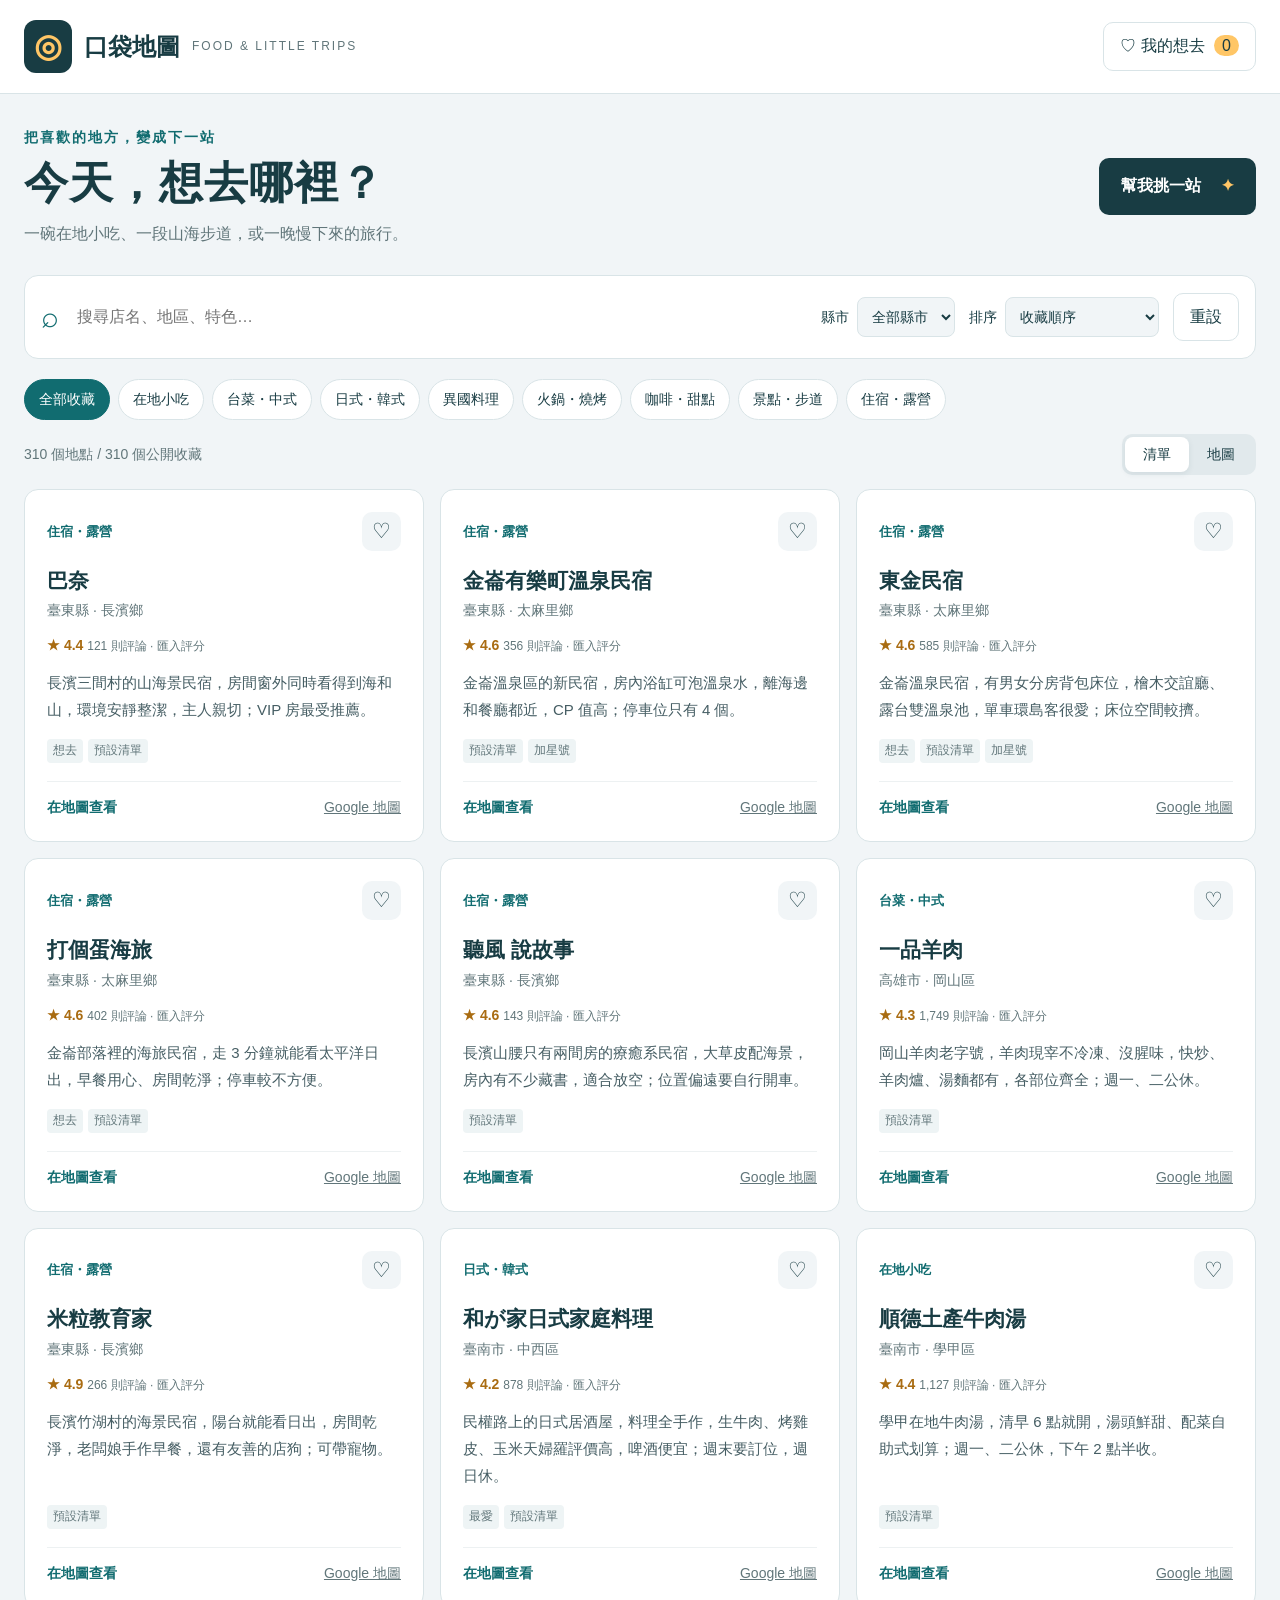
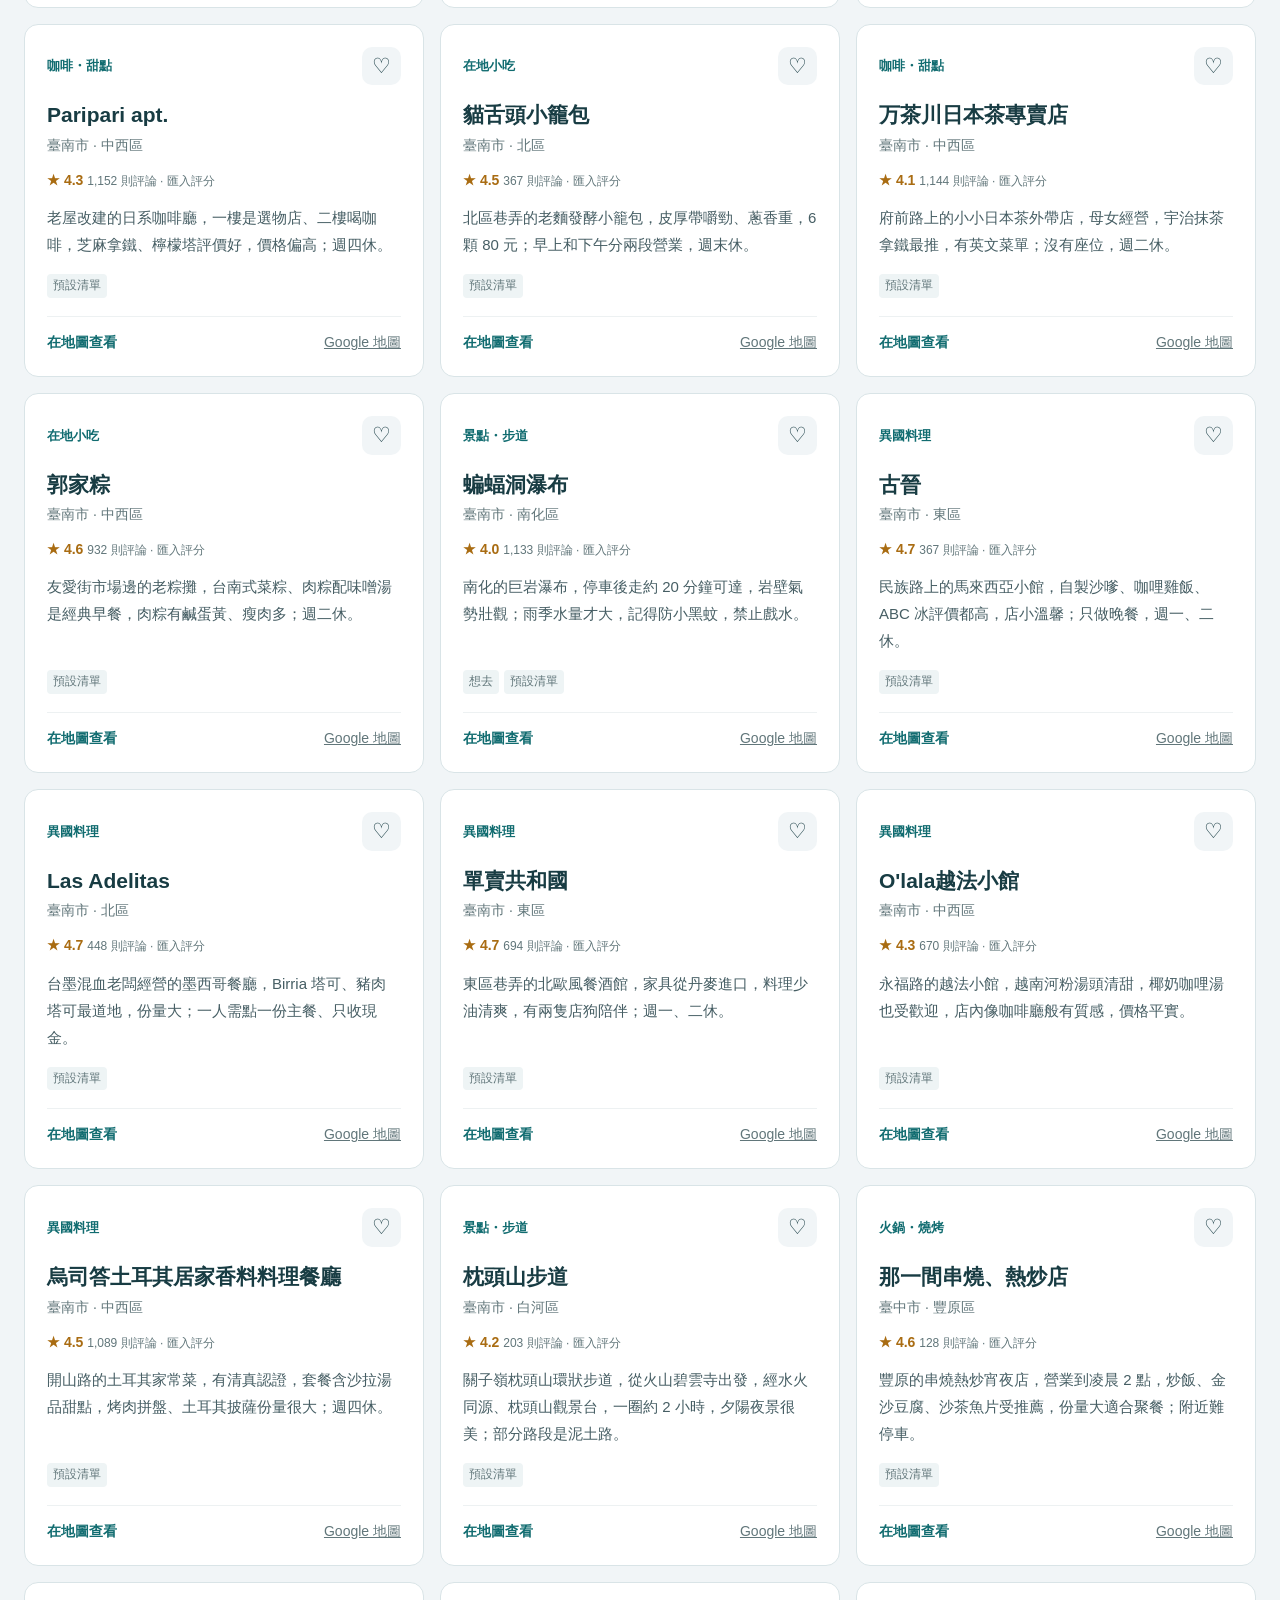
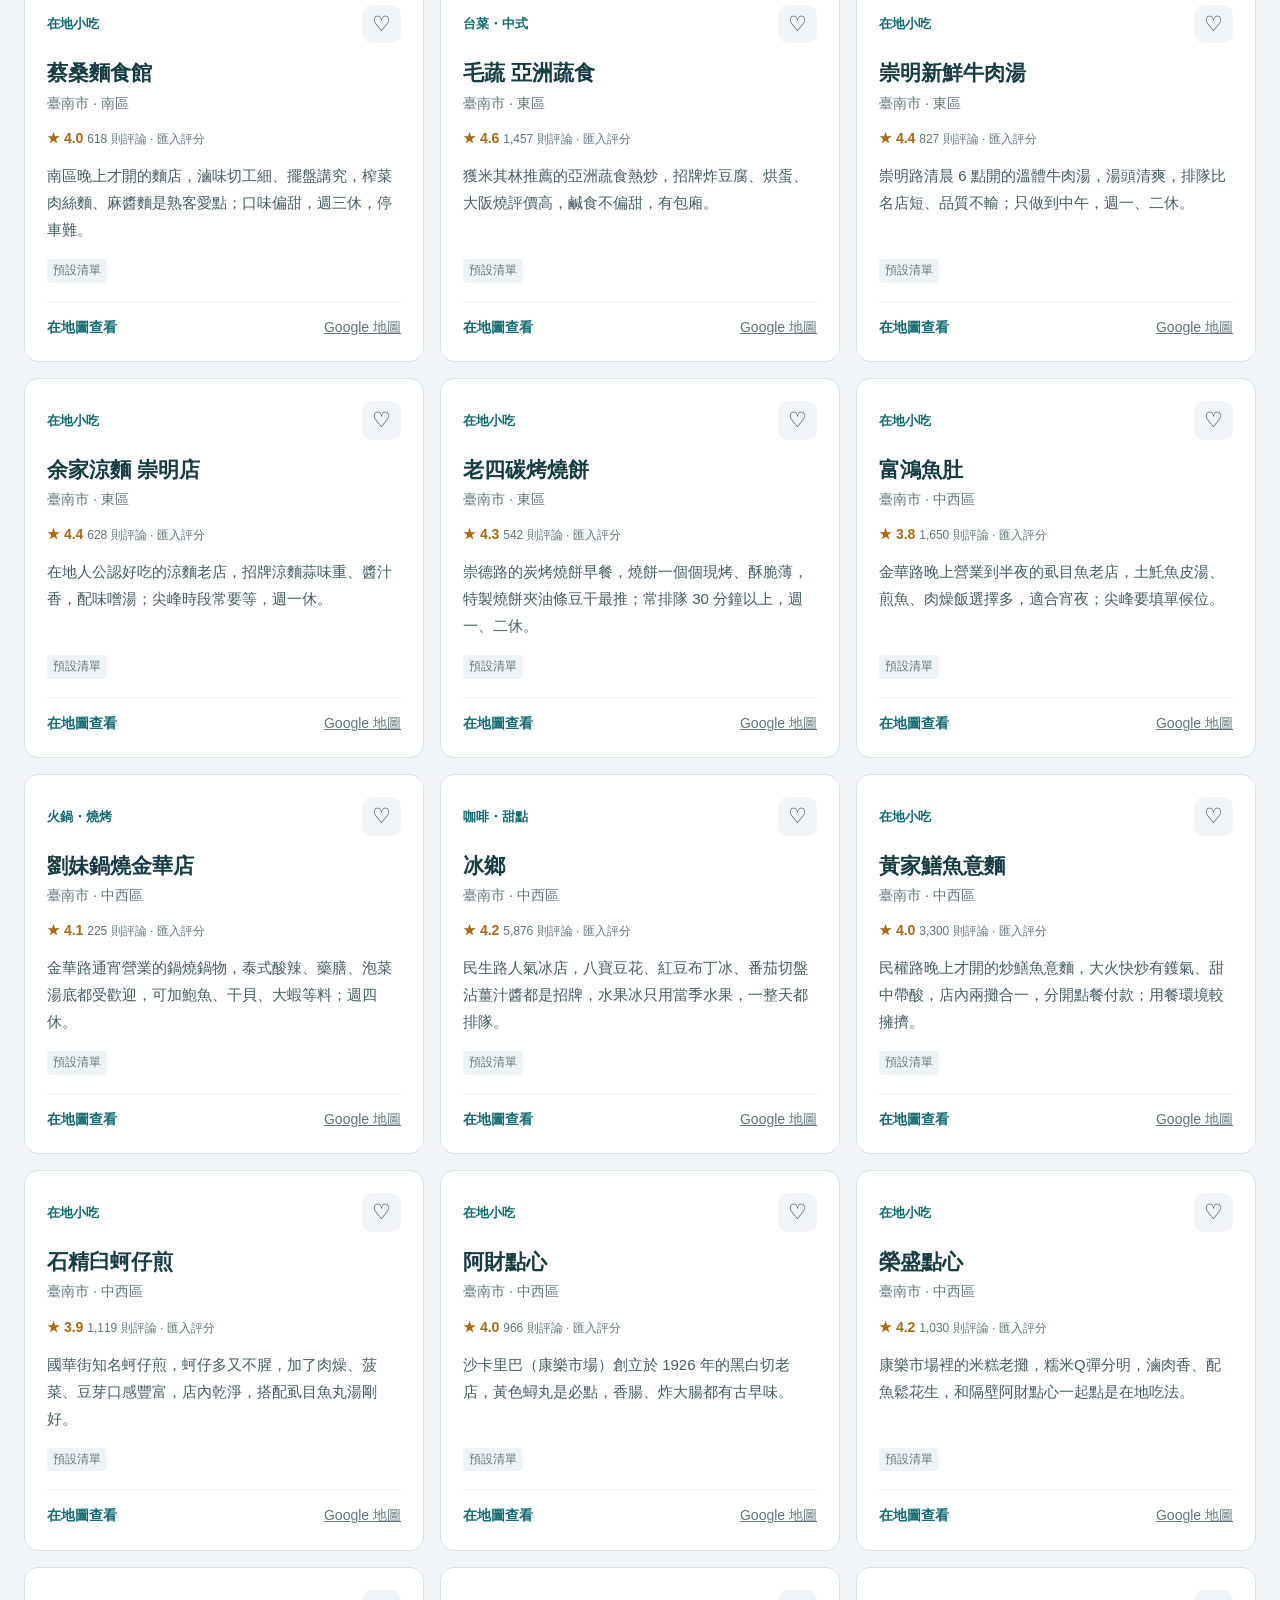
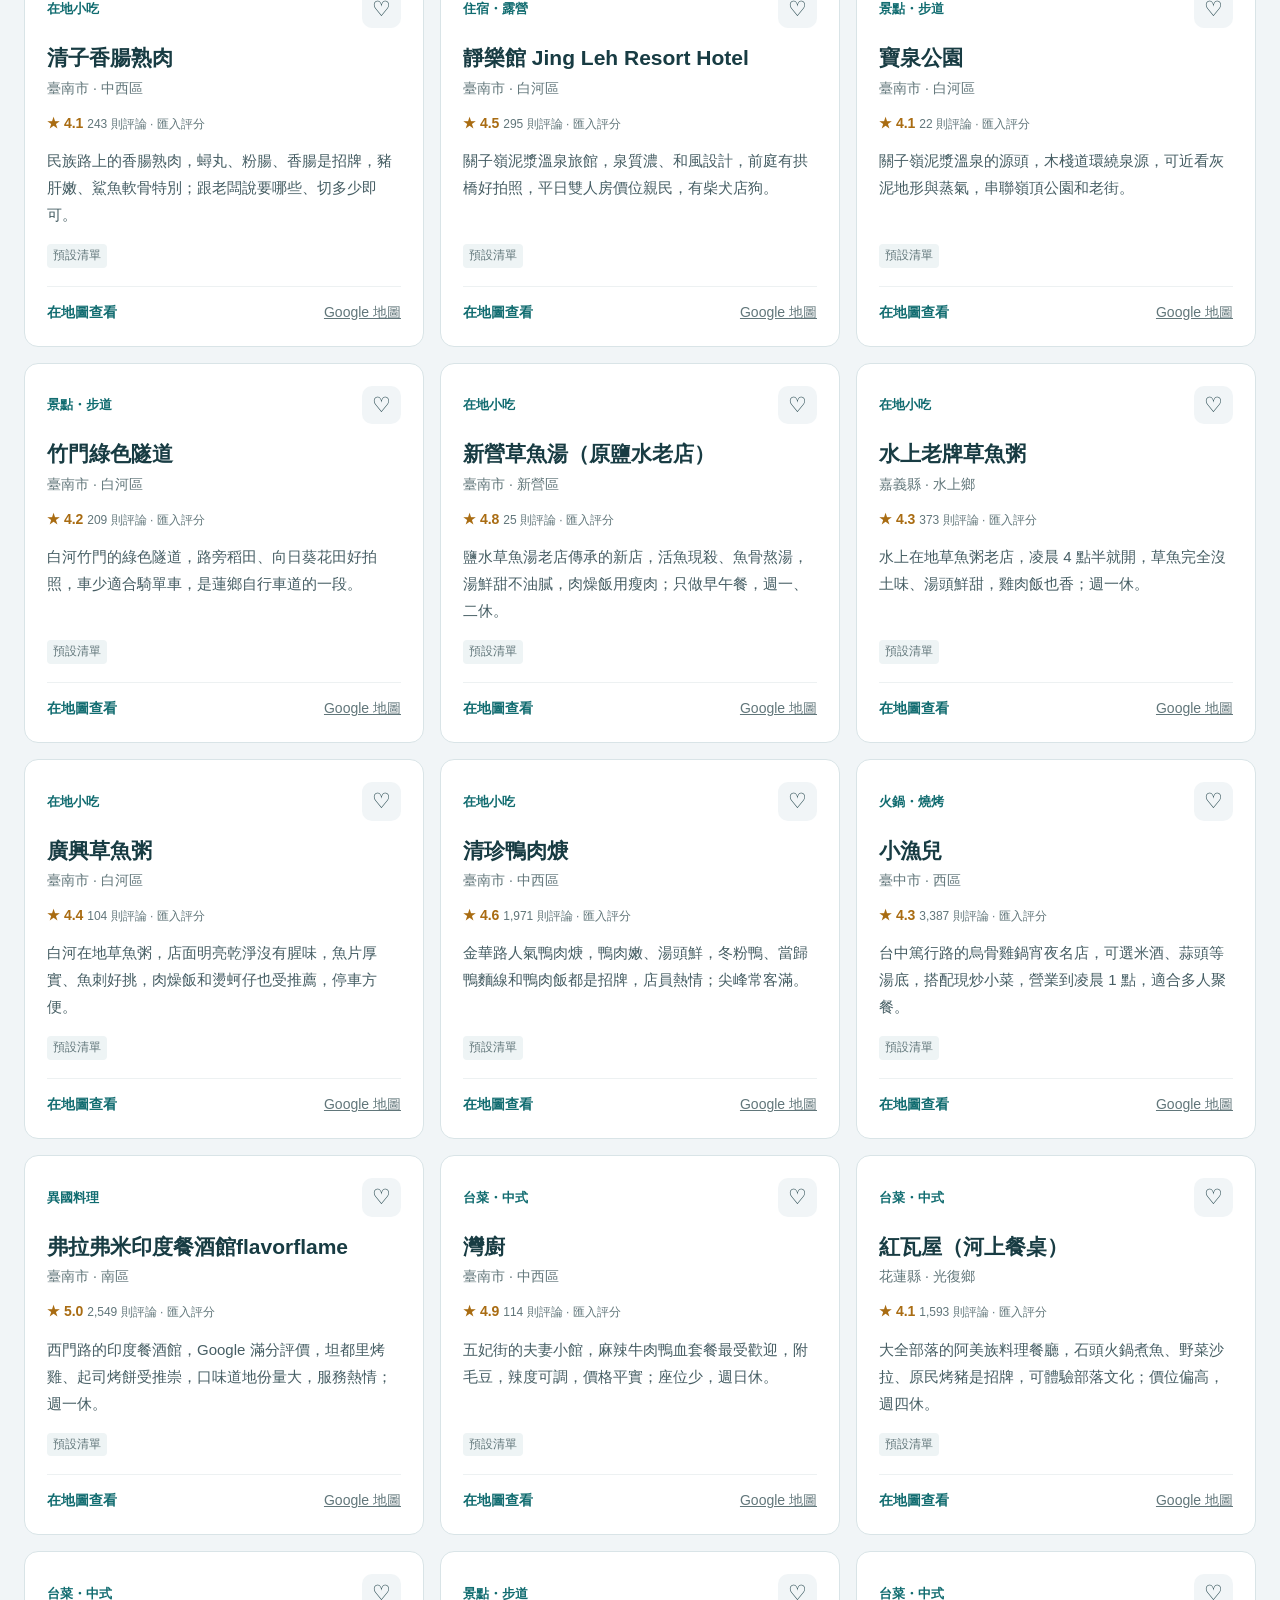
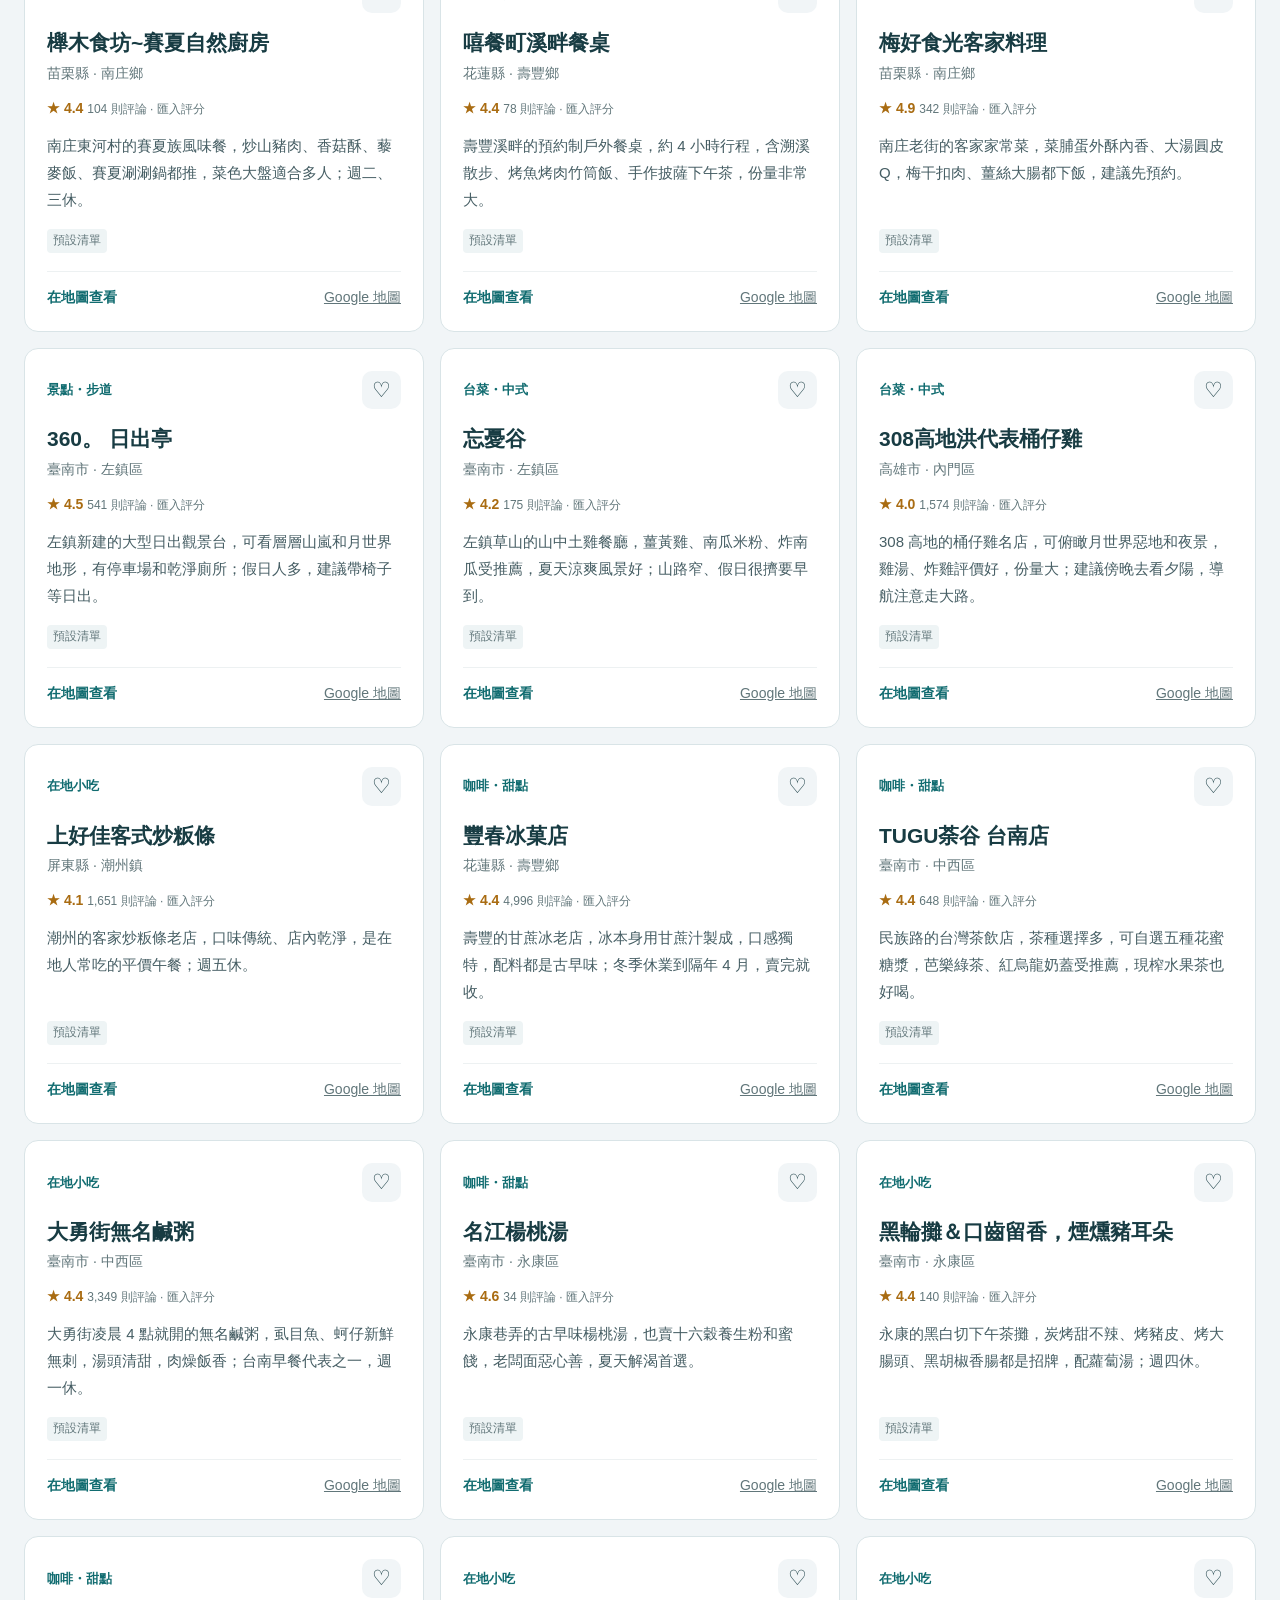
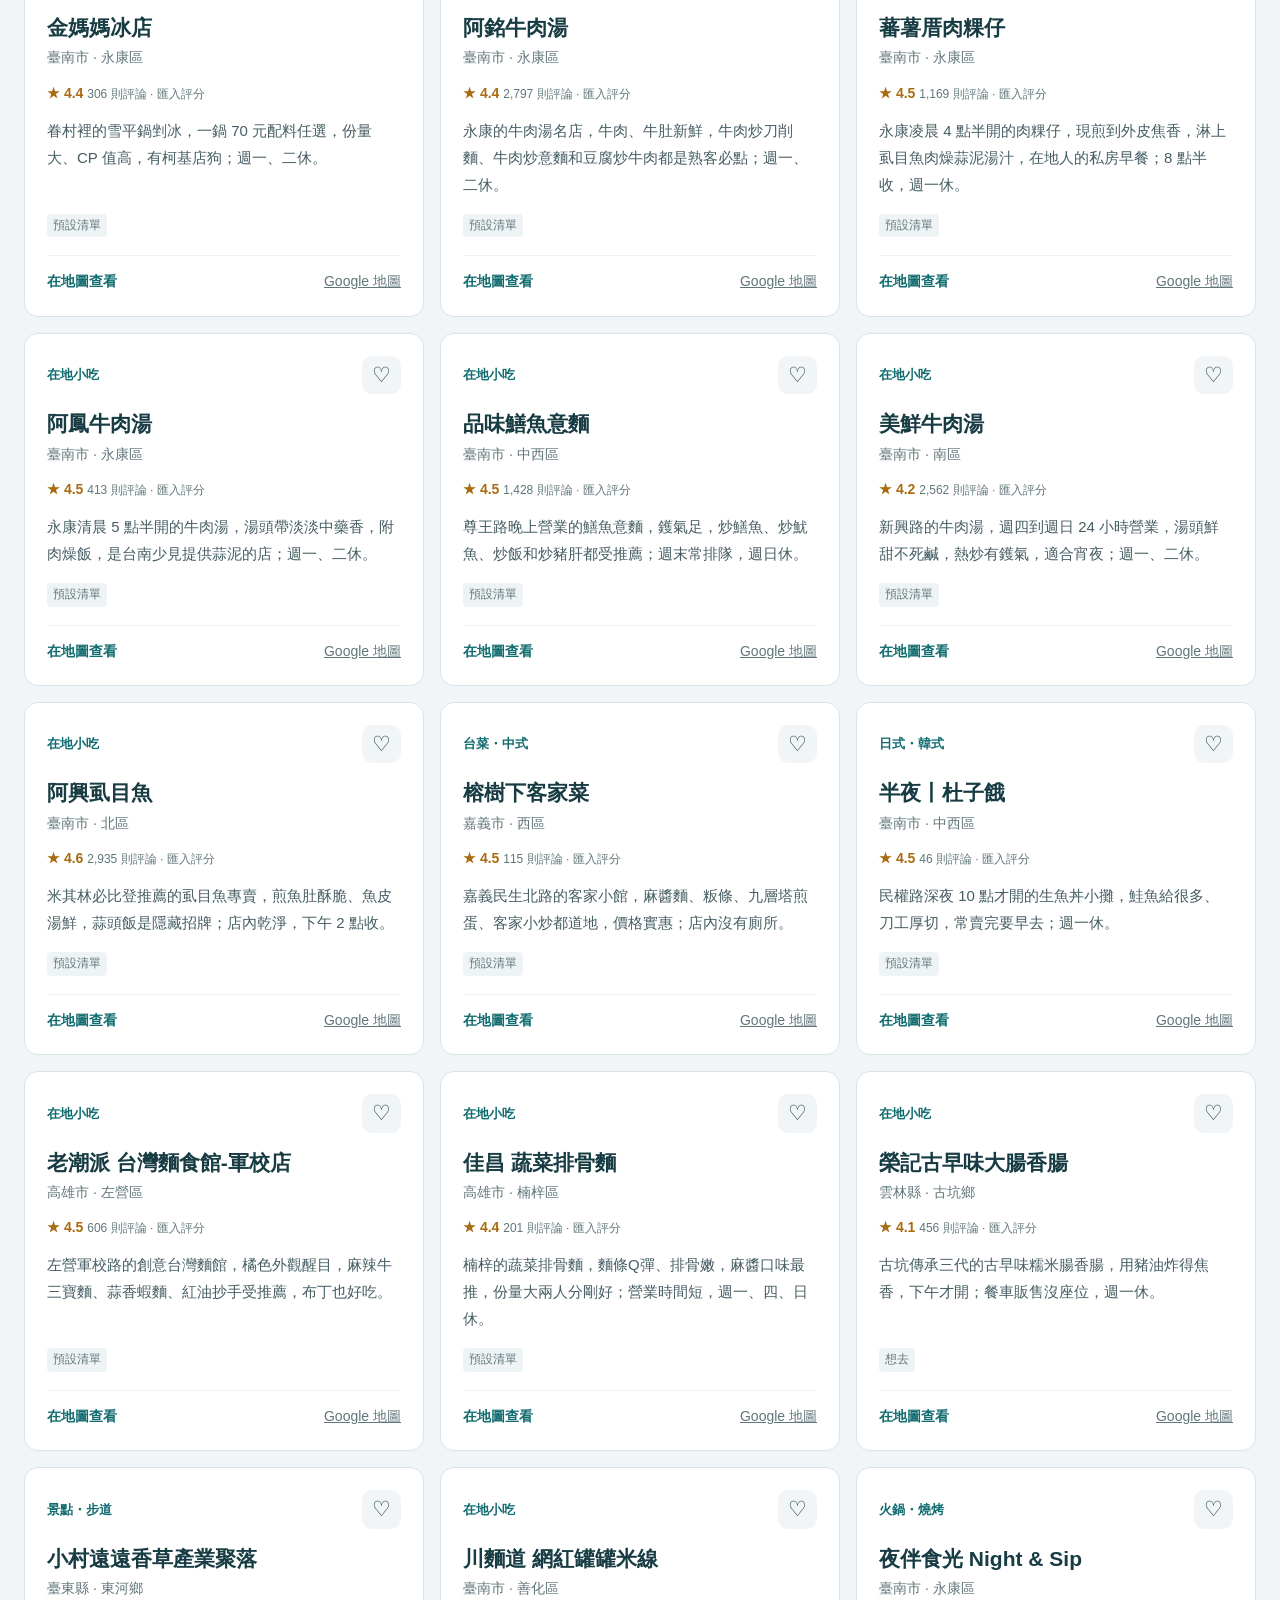
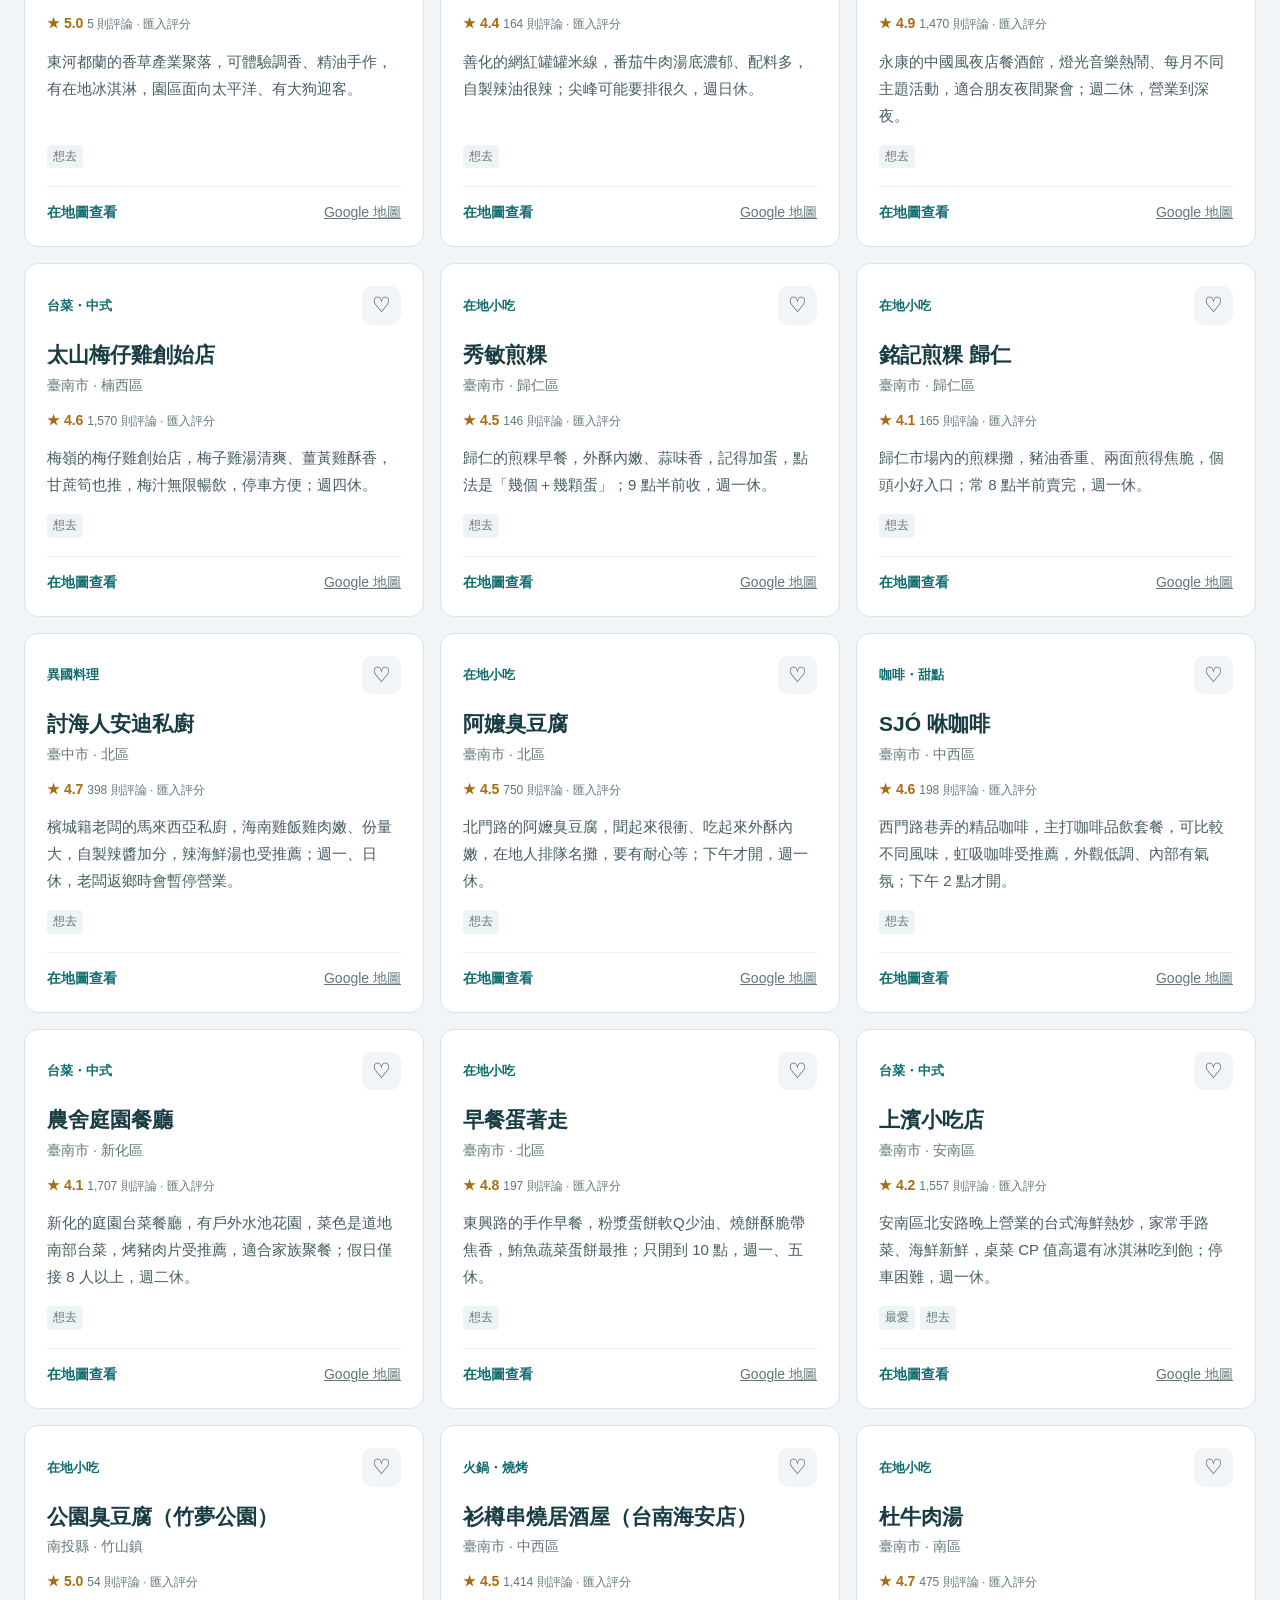
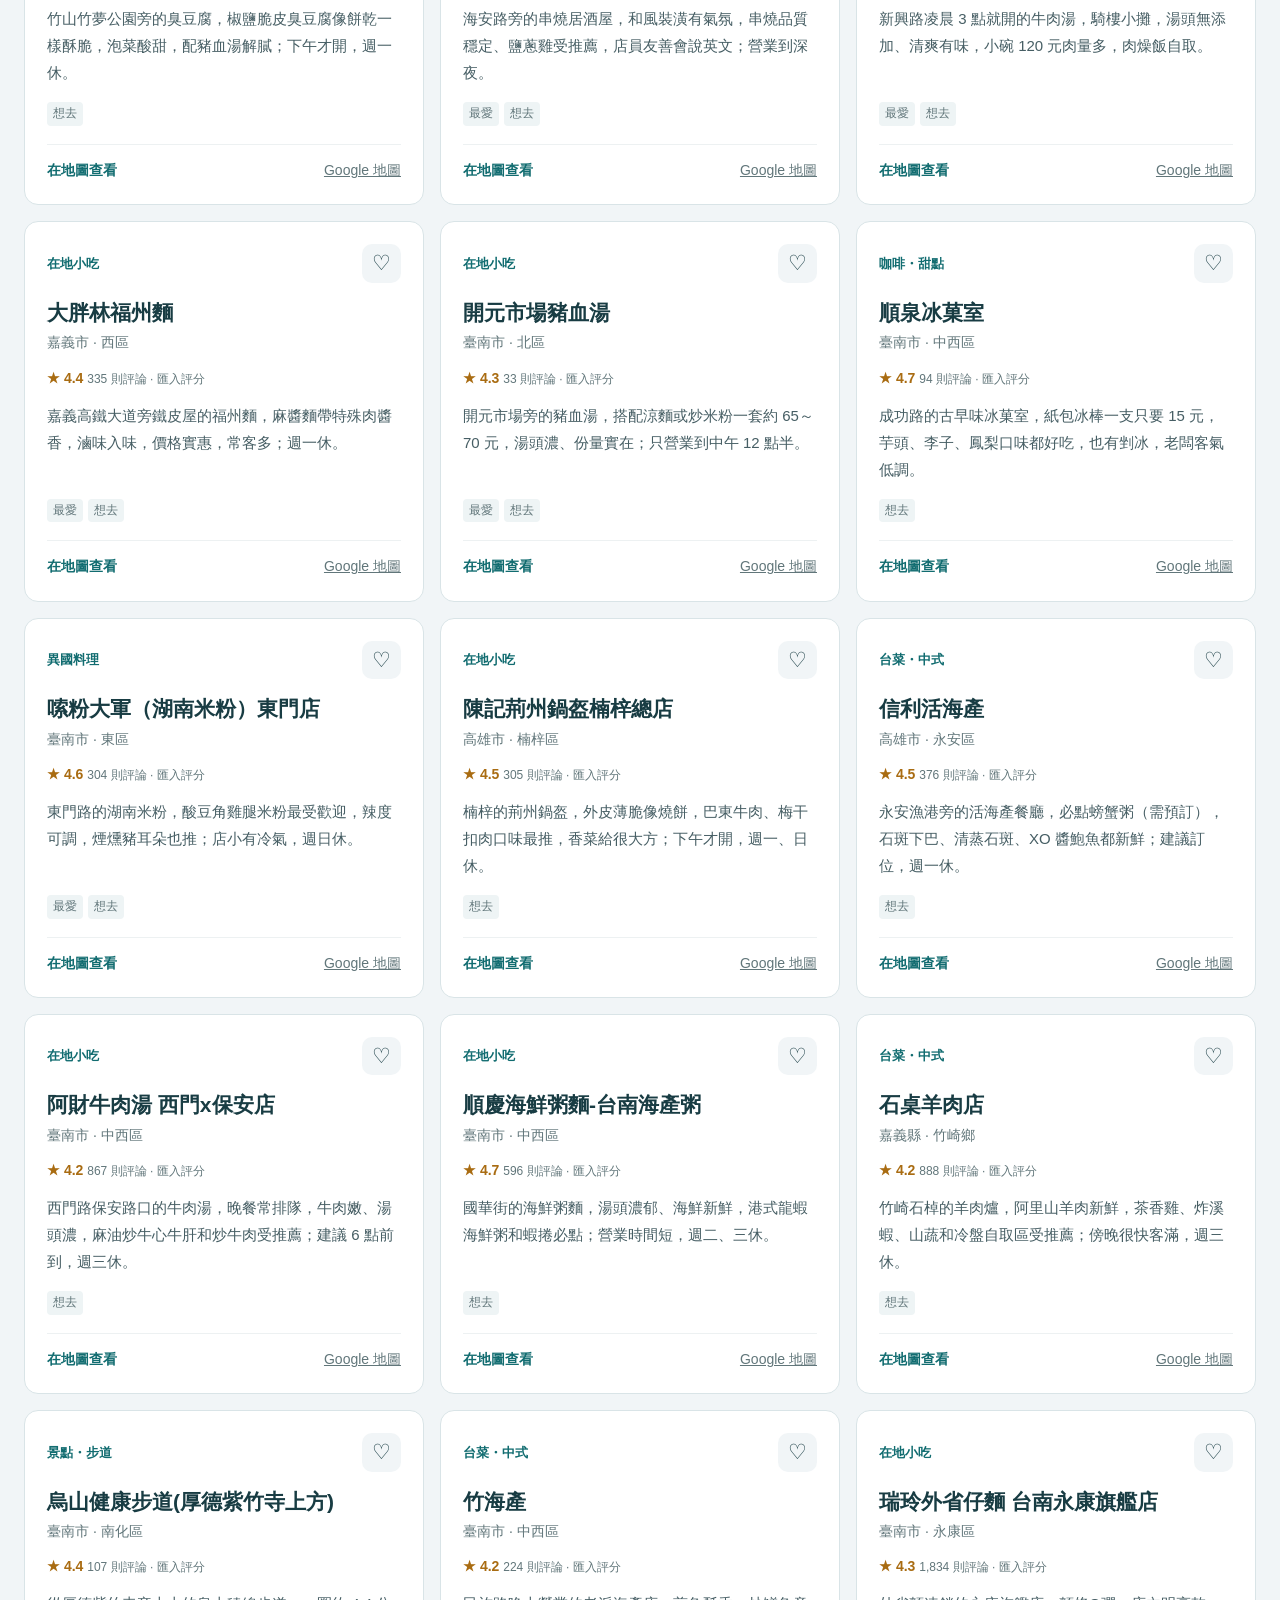
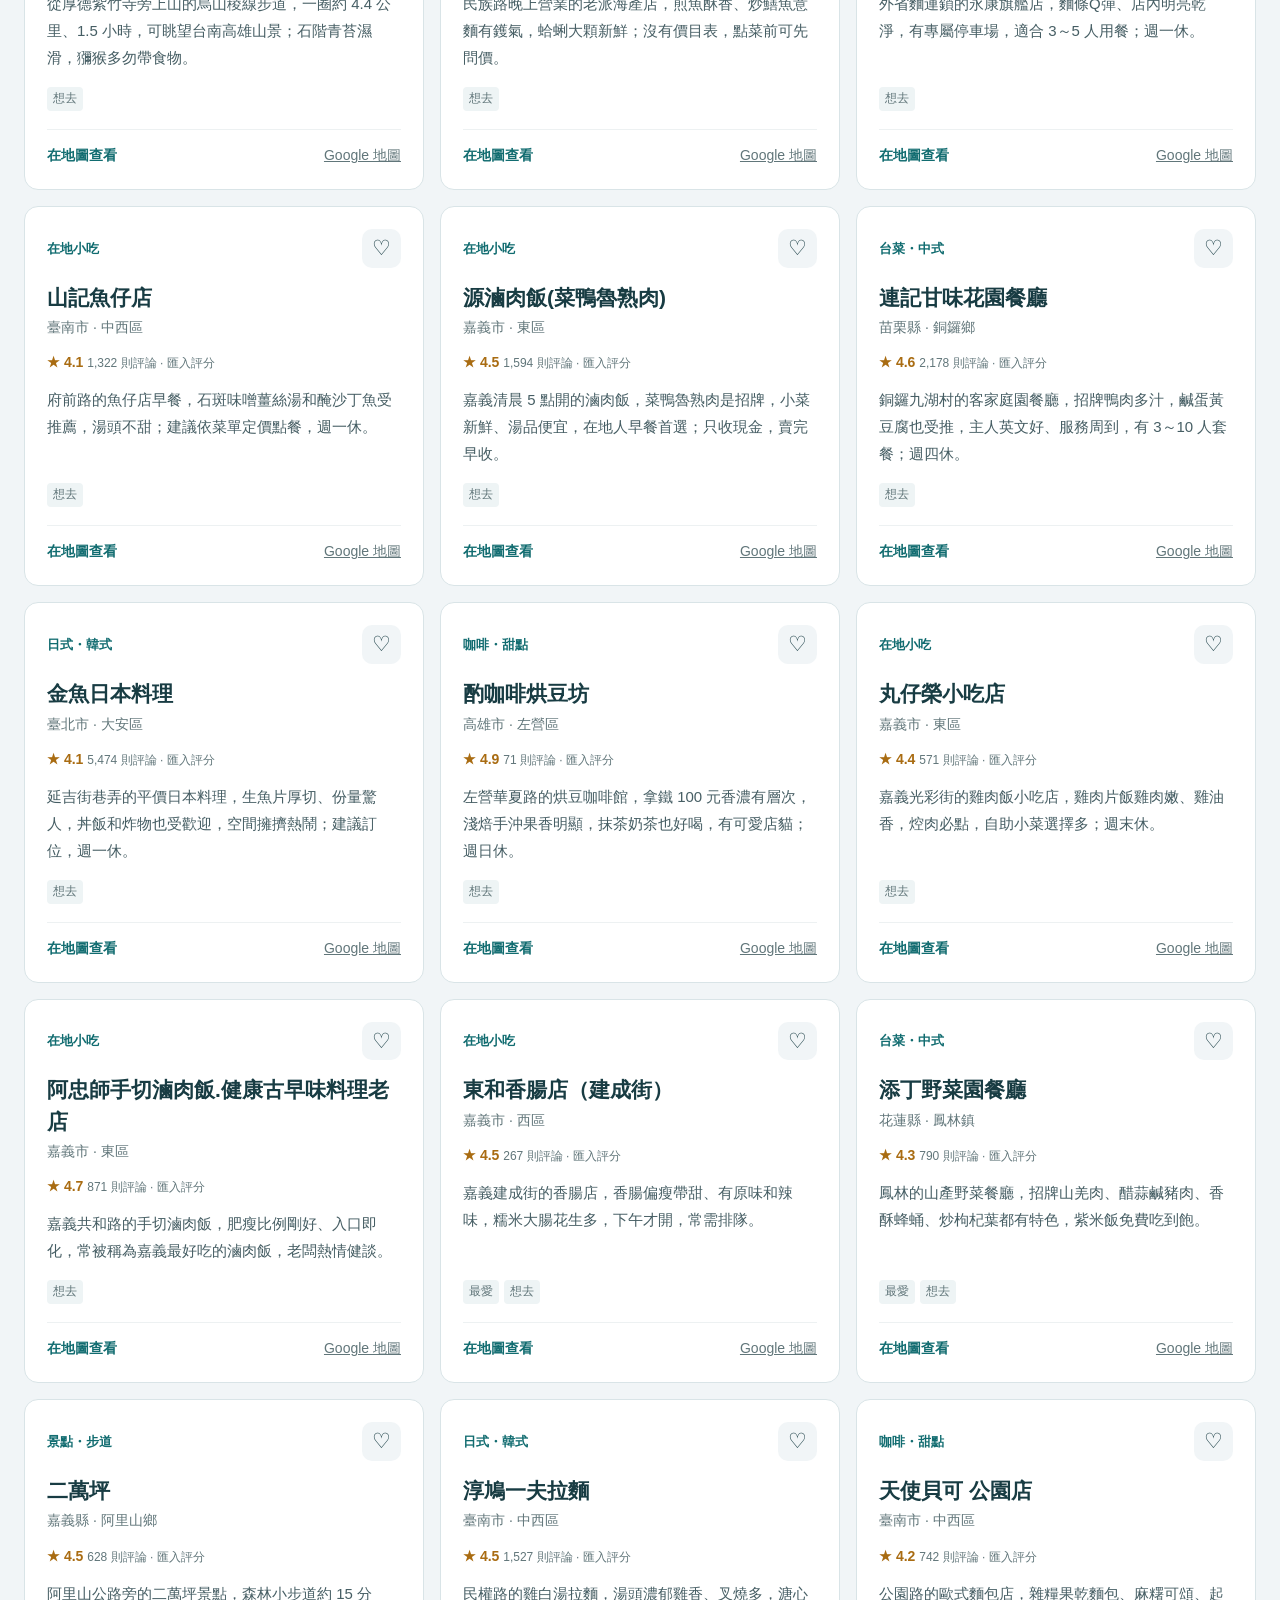
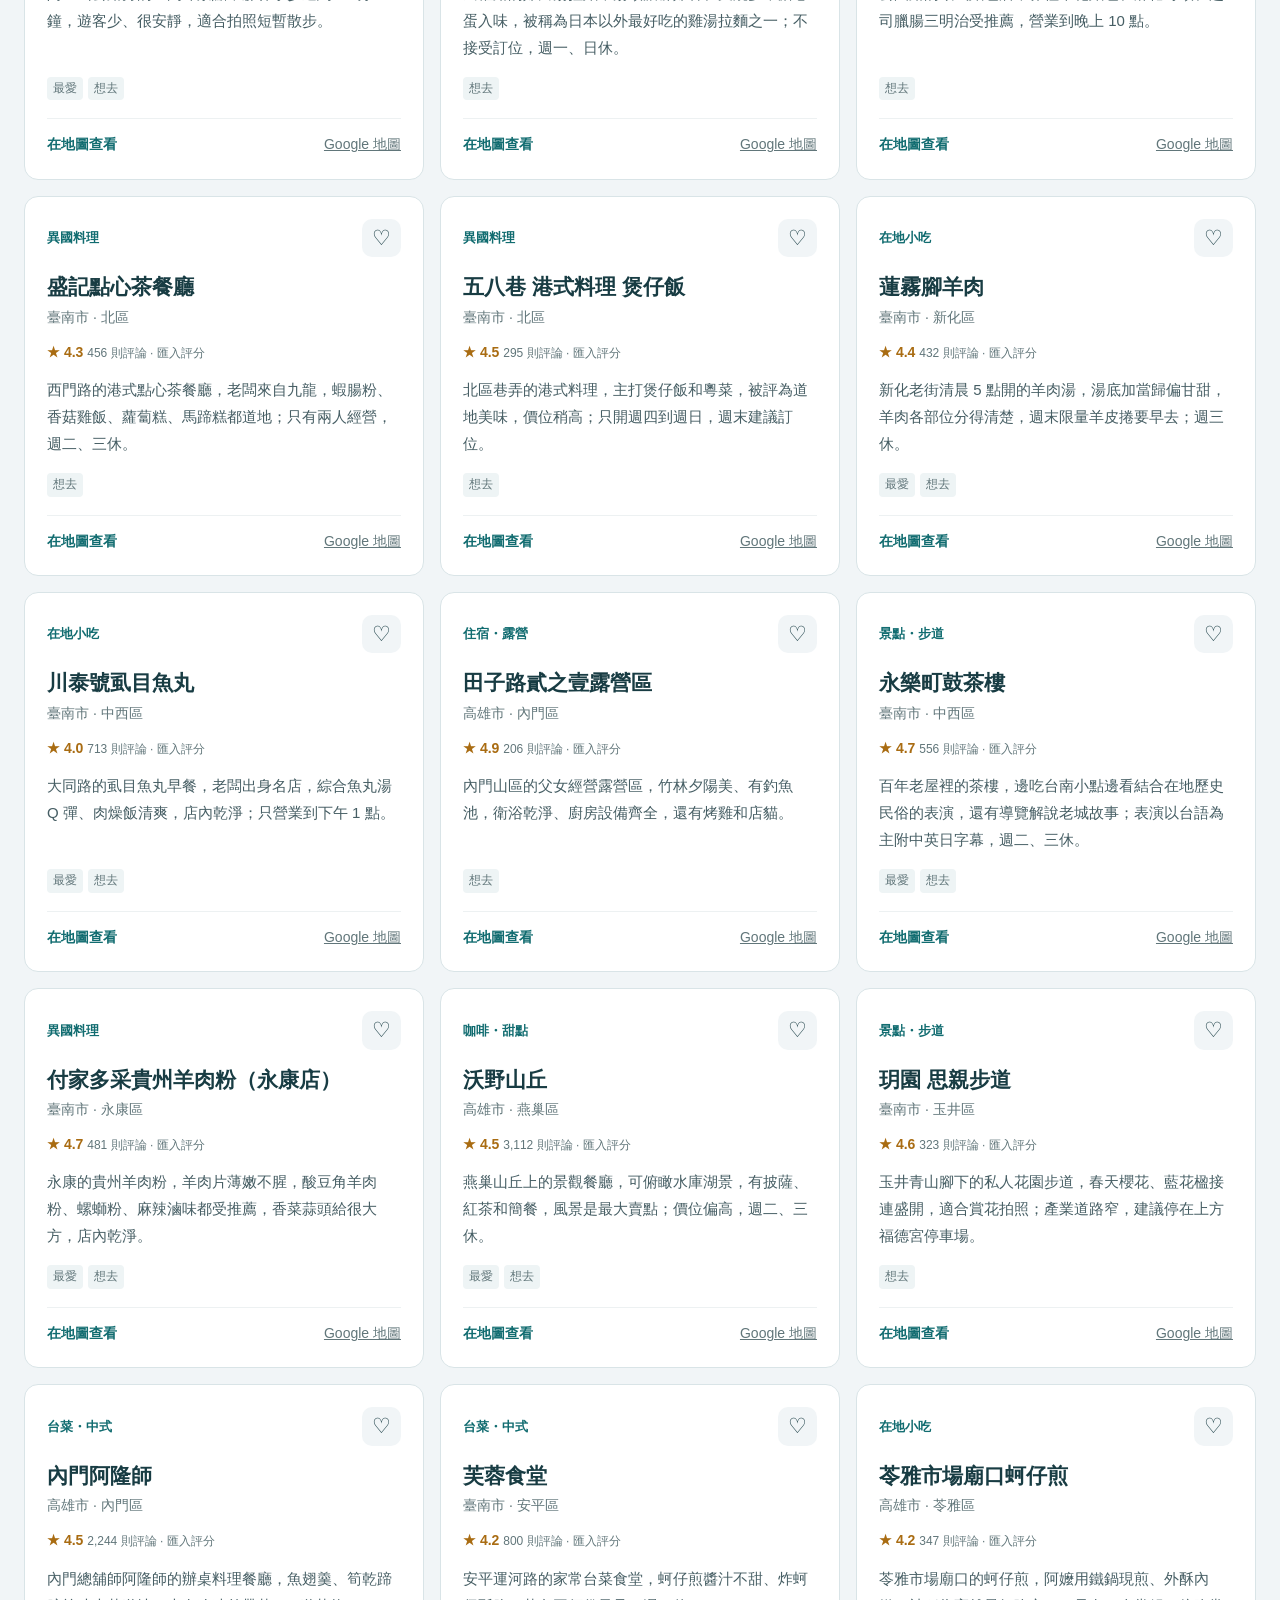
<file: index.html>
<!doctype html>
<html lang="zh-Hant"><head><meta charset="utf-8"><meta name="viewport" content="width=device-width,initial-scale=1"><meta name="description" content="探索收藏的台灣美食、景點與住宿，搜尋地點、查看地圖，挑選下一站。"><title>口袋地圖｜美食與小旅行</title><link rel="icon" href="data:image/svg+xml,%3Csvg xmlns='http://www.w3.org/2000/svg' viewBox='0 0 32 32'%3E%3Crect width='32' height='32' rx='8' fill='%23163c44'/%3E%3Cpath d='M16 5a8 8 0 0 0-8 8c0 6 8 14 8 14s8-8 8-14a8 8 0 0 0-8-8' fill='%23f9bf57'/%3E%3Ccircle cx='16' cy='13' r='3' fill='%23163c44'/%3E%3C/svg%3E"><link rel="stylesheet" href="style.css"></head>
<body><header><a class="brand" href="./"><span class="brand-icon">◎</span>口袋地圖 <small>FOOD & LITTLE TRIPS</small></a><button id="saved" aria-pressed="false">♡ 我的想去 <span id="savedCount">0</span></button></header>
<main><section class="intro"><div><p class="eyebrow">把喜歡的地方，變成下一站</p><h1>今天，想去哪裡？</h1><p>一碗在地小吃、一段山海步道，或一晚慢下來的旅行。</p></div><button class="primary" id="random">幫我挑一站 <span>✦</span></button></section>
<section class="controls" aria-label="搜尋與篩選"><label class="search"><span>⌕</span><input id="q" type="search" placeholder="搜尋店名、地區、特色…" aria-label="搜尋店名、地區或特色"></label><label>縣市<select id="region"><option value="">全部縣市</option></select></label><label>排序<select id="sort"><option value="original">收藏順序</option><option value="rating">來源評分高到低</option><option value="reviews">來源評論數多到少</option></select></label><button id="reset">重設</button></section>
<nav id="categories" aria-label="地點類型"></nav>
<div class="resultbar"><p id="count" role="status">正在載入收藏…</p><div class="view-switch" aria-label="顯示方式"><button id="listView" aria-pressed="true">清單</button><button id="mapView" aria-pressed="false">地圖</button></div></div>
<section class="workspace" id="workspace"><div id="results" class="results"></div><aside id="mapPanel" hidden><div class="map-heading"><div><p class="eyebrow">探索下一站</p><h2 id="mapTitle">選一個地點</h2></div></div><iframe id="map" title="所選地點 Google 地圖" loading="lazy" referrerpolicy="no-referrer-when-downgrade" allowfullscreen></iframe><p class="map-note">地圖依名稱與區域搜尋，請以地點原始 Google 地圖連結確認位置。</p><a id="mapLink" class="map-link" target="_blank" rel="noopener noreferrer">開啟原始 Google 地圖</a></aside></section>
<footer><strong>關於這份口袋收藏</strong><p>資料來自使用者提供的「地圖收藏清冊」。原檔標示評分與評論數查詢日為 2026/10/01；本站未逐筆重新查核。特色、價格及營業資訊為匯入內容，出發前請查看店家最新公告。推薦為依目前篩選條件隨機挑選。</p><p>「我的想去」只儲存在此瀏覽器，不會同步到其他裝置。公開清冊僅保留餐飲、景點與住宿類，其他個人收藏不列入。</p><a href="https://github.com/wonchenchang-AIhub/pocket-map" target="_blank" rel="noopener noreferrer">GitHub 原始碼</a></footer></main>
<dialog id="detail"><button class="close" id="closeDetail" aria-label="關閉詳情">×</button><div id="detailBody"></div></dialog><script src="privacy-policy.js" defer></script><script src="app.js" defer></script></body></html>
</file>
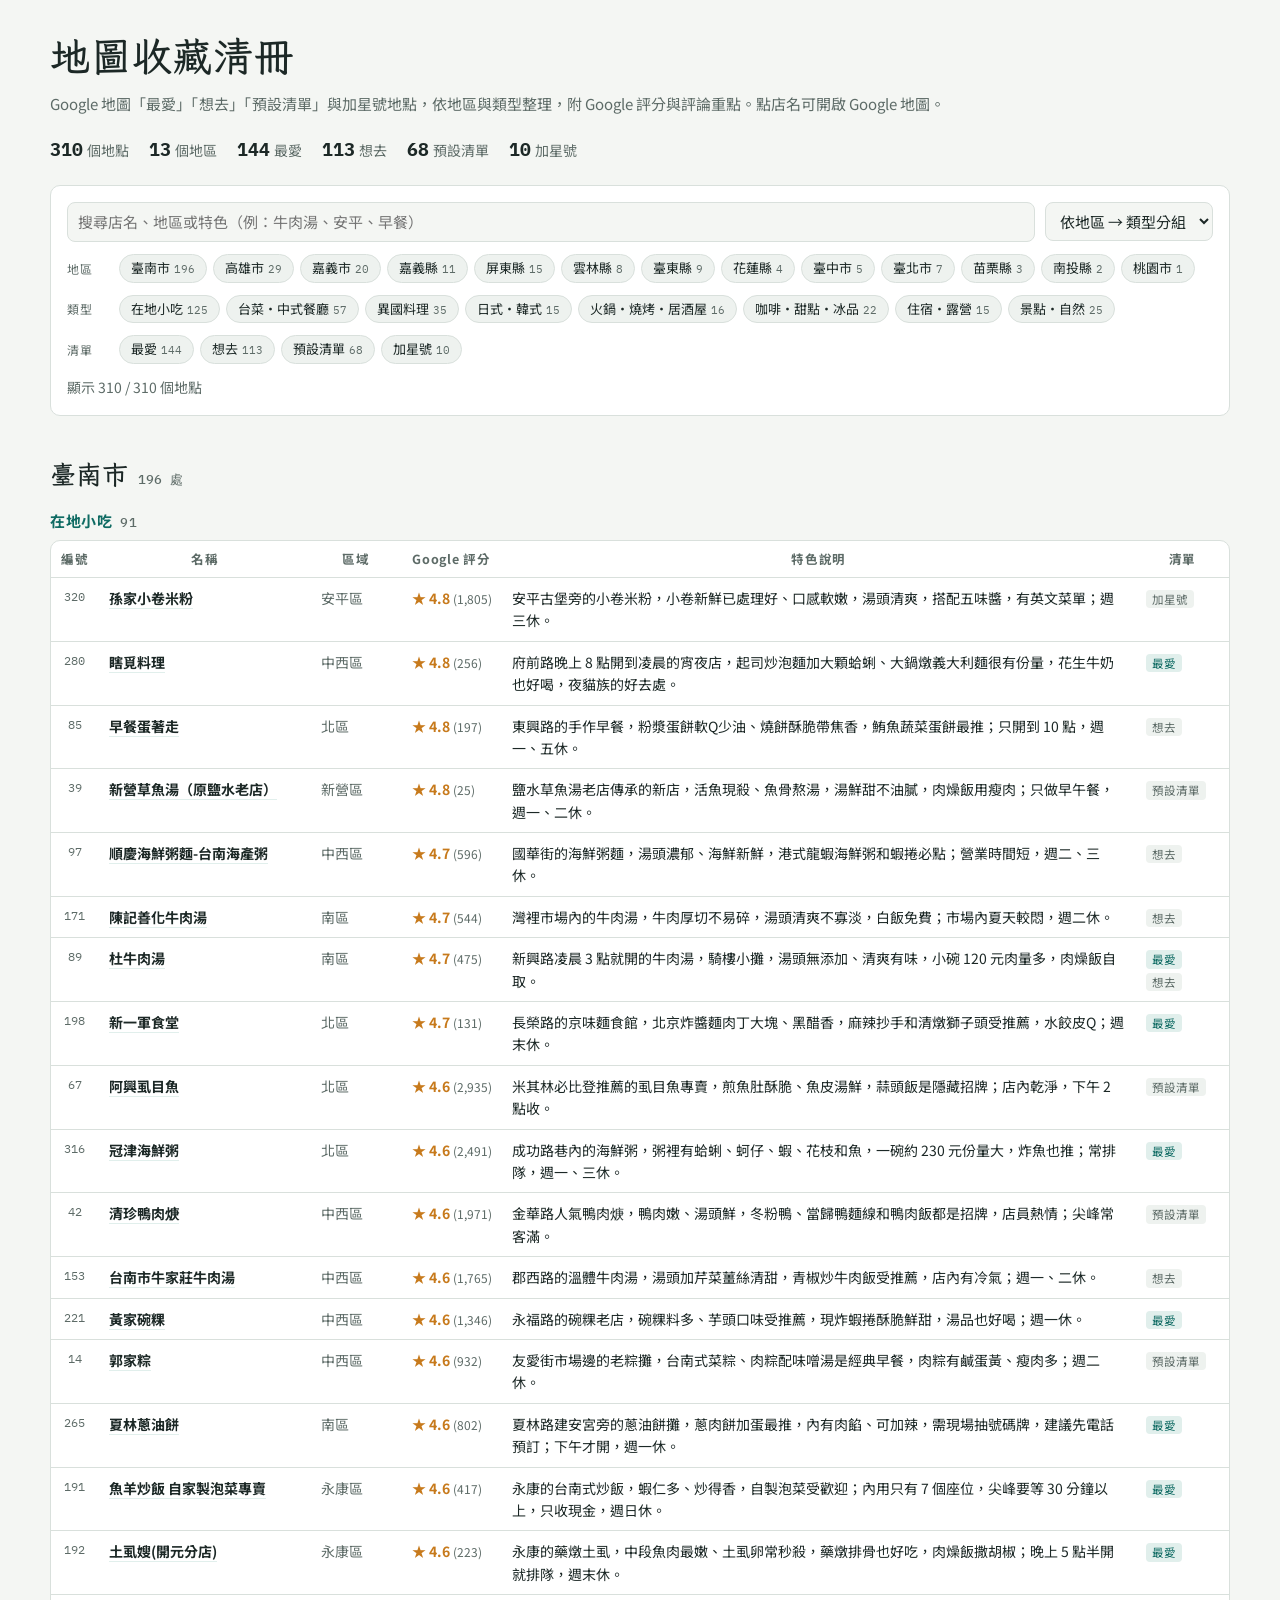
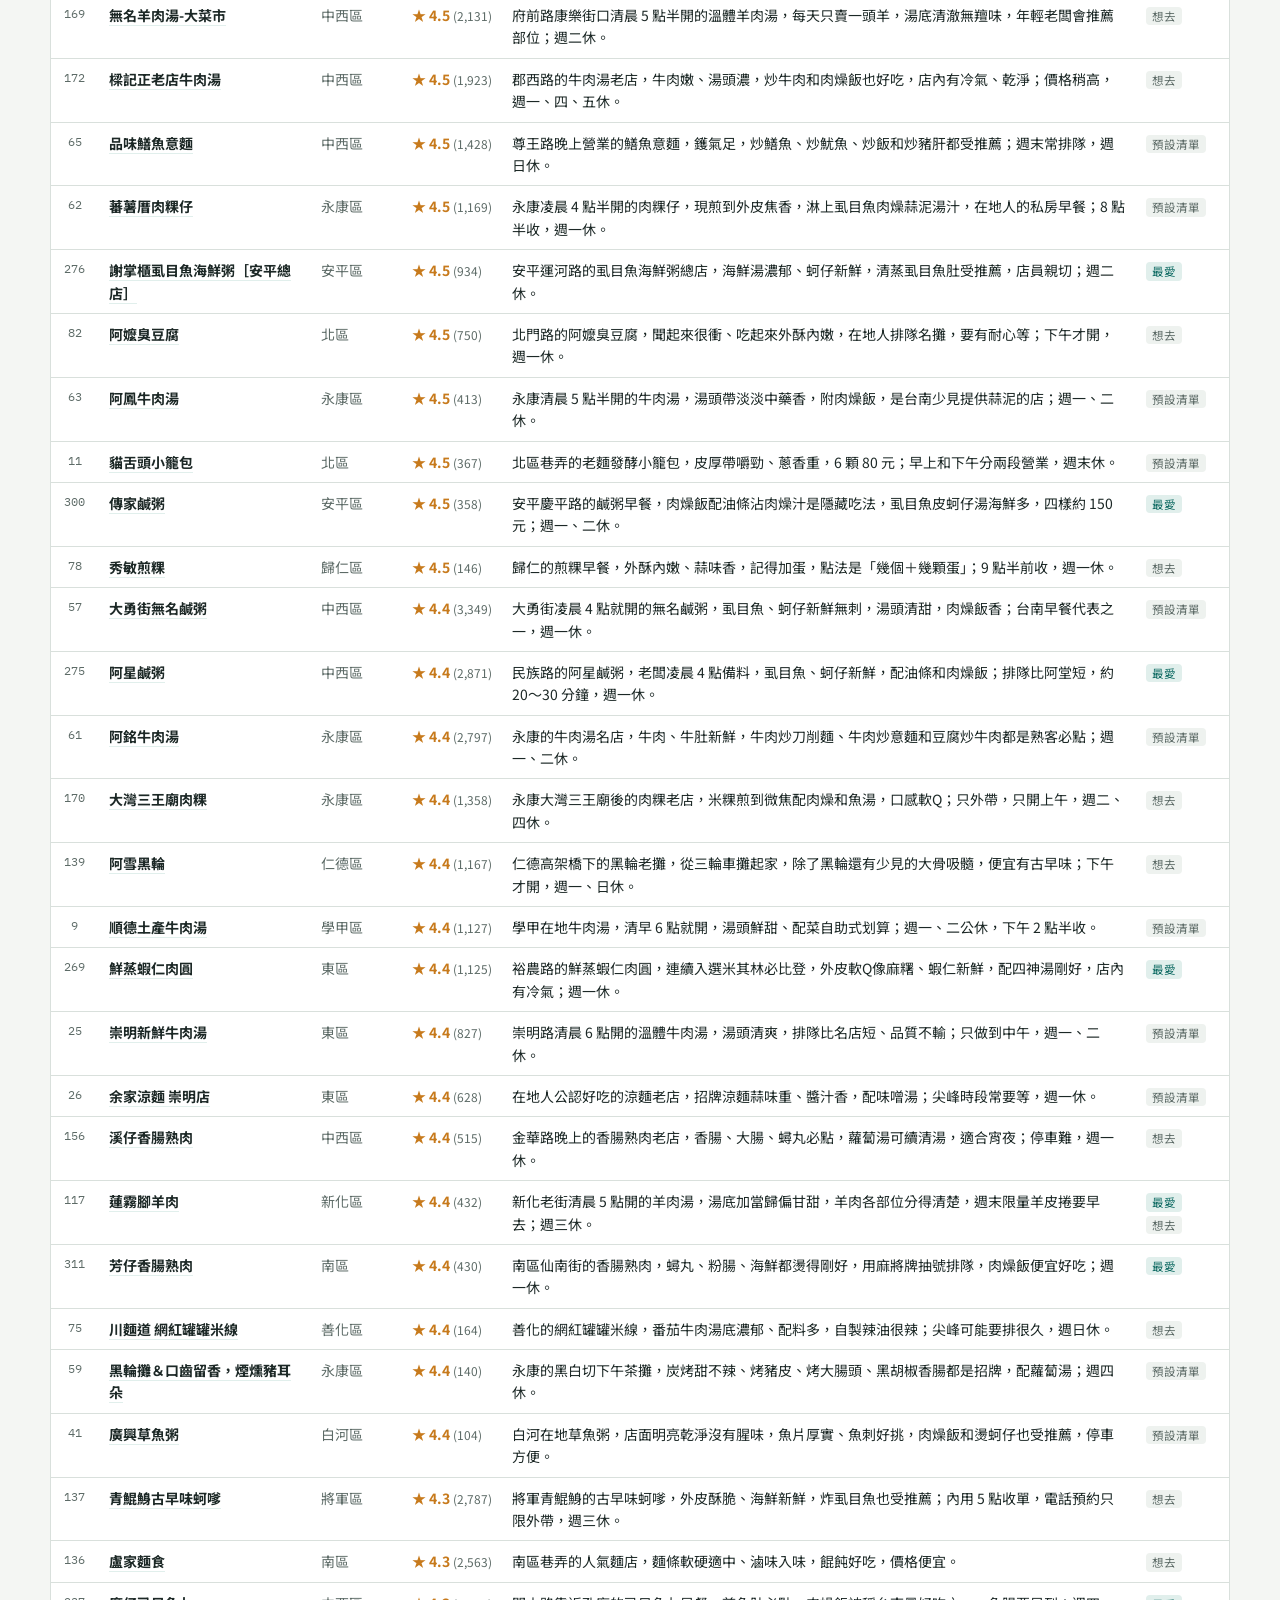
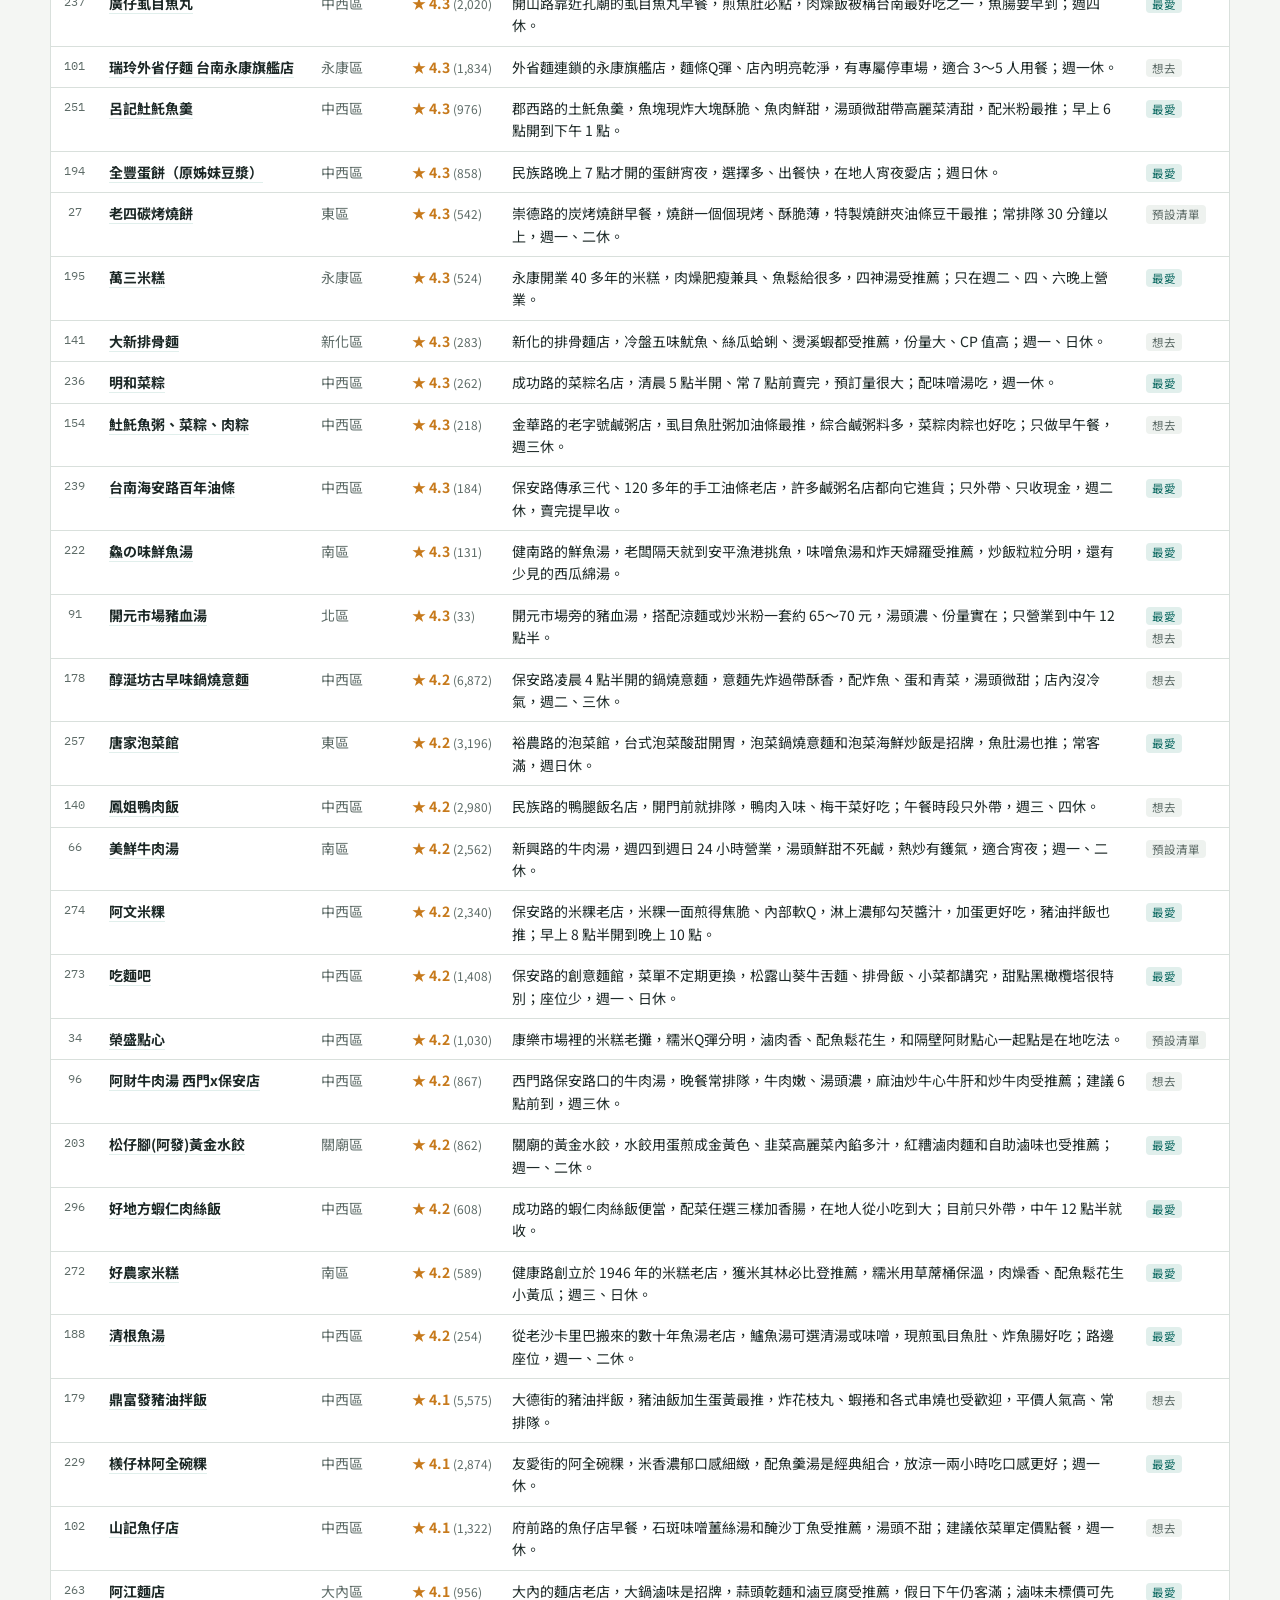
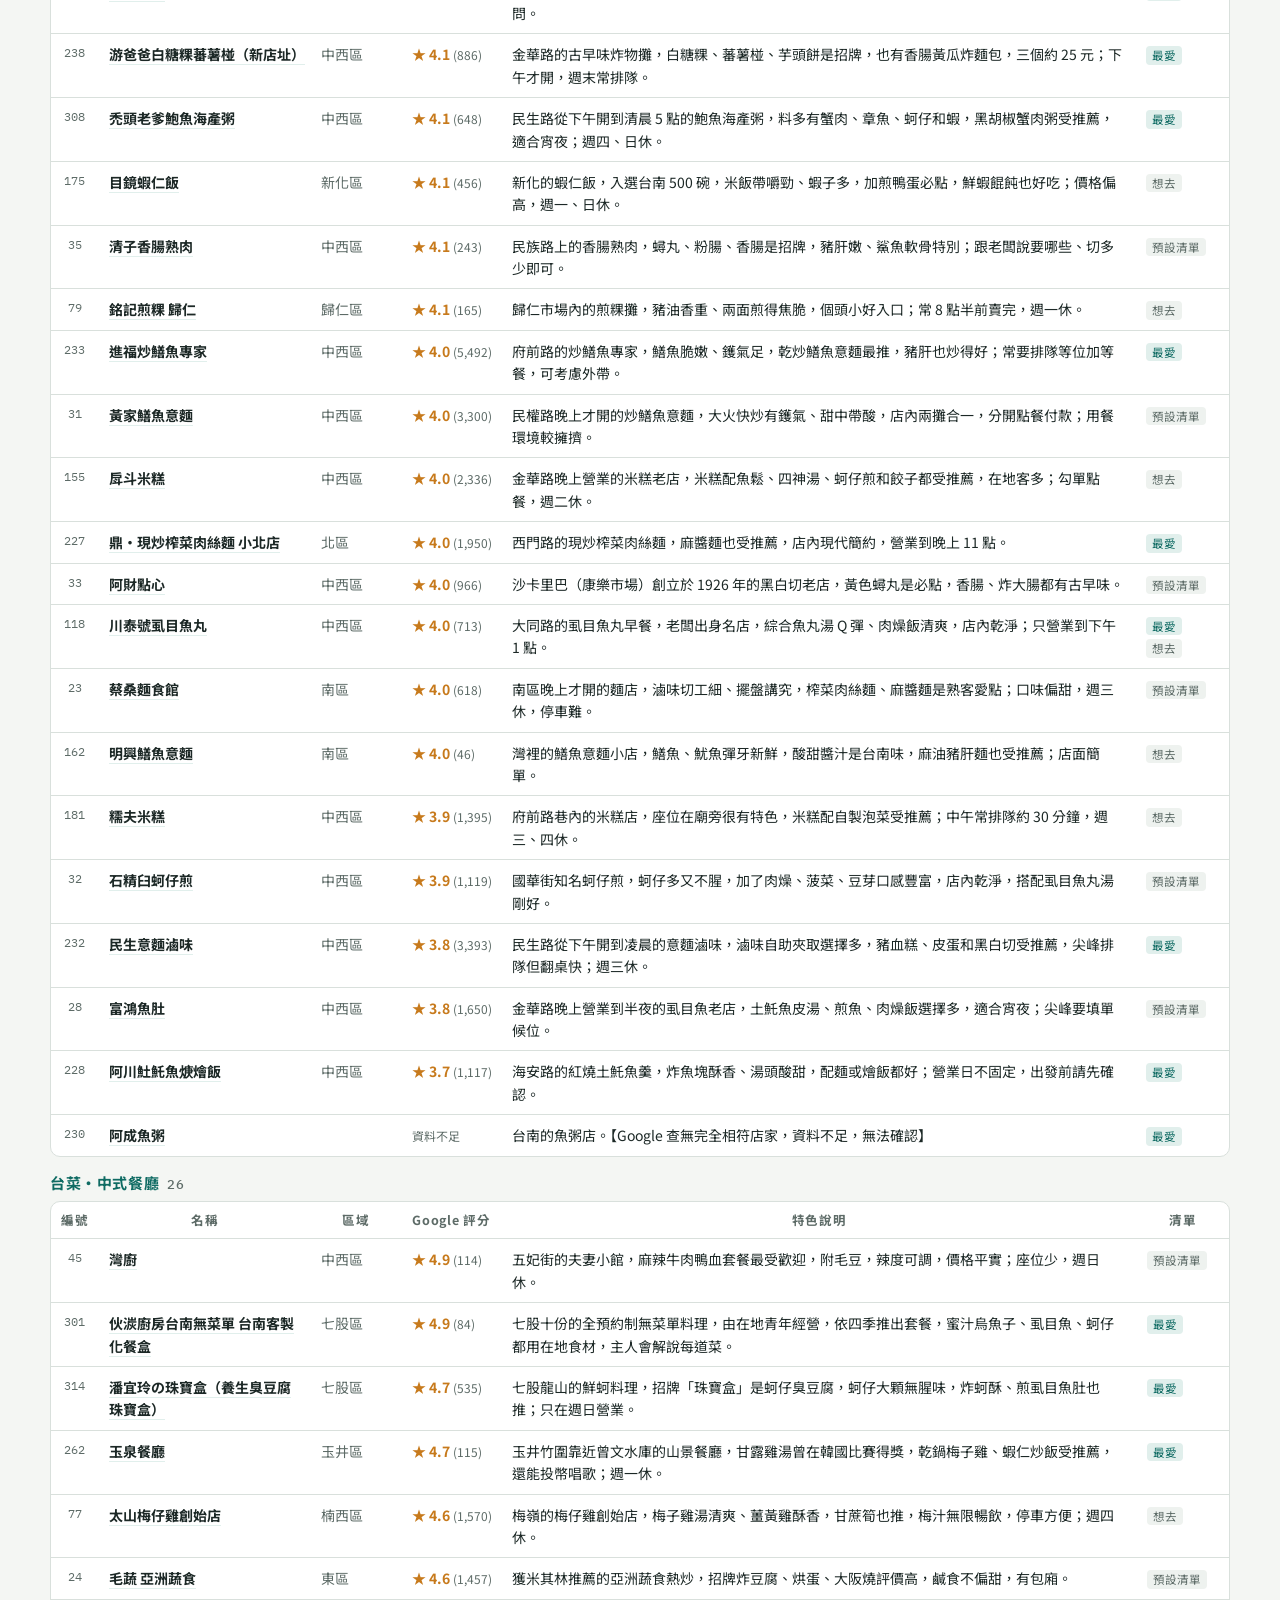
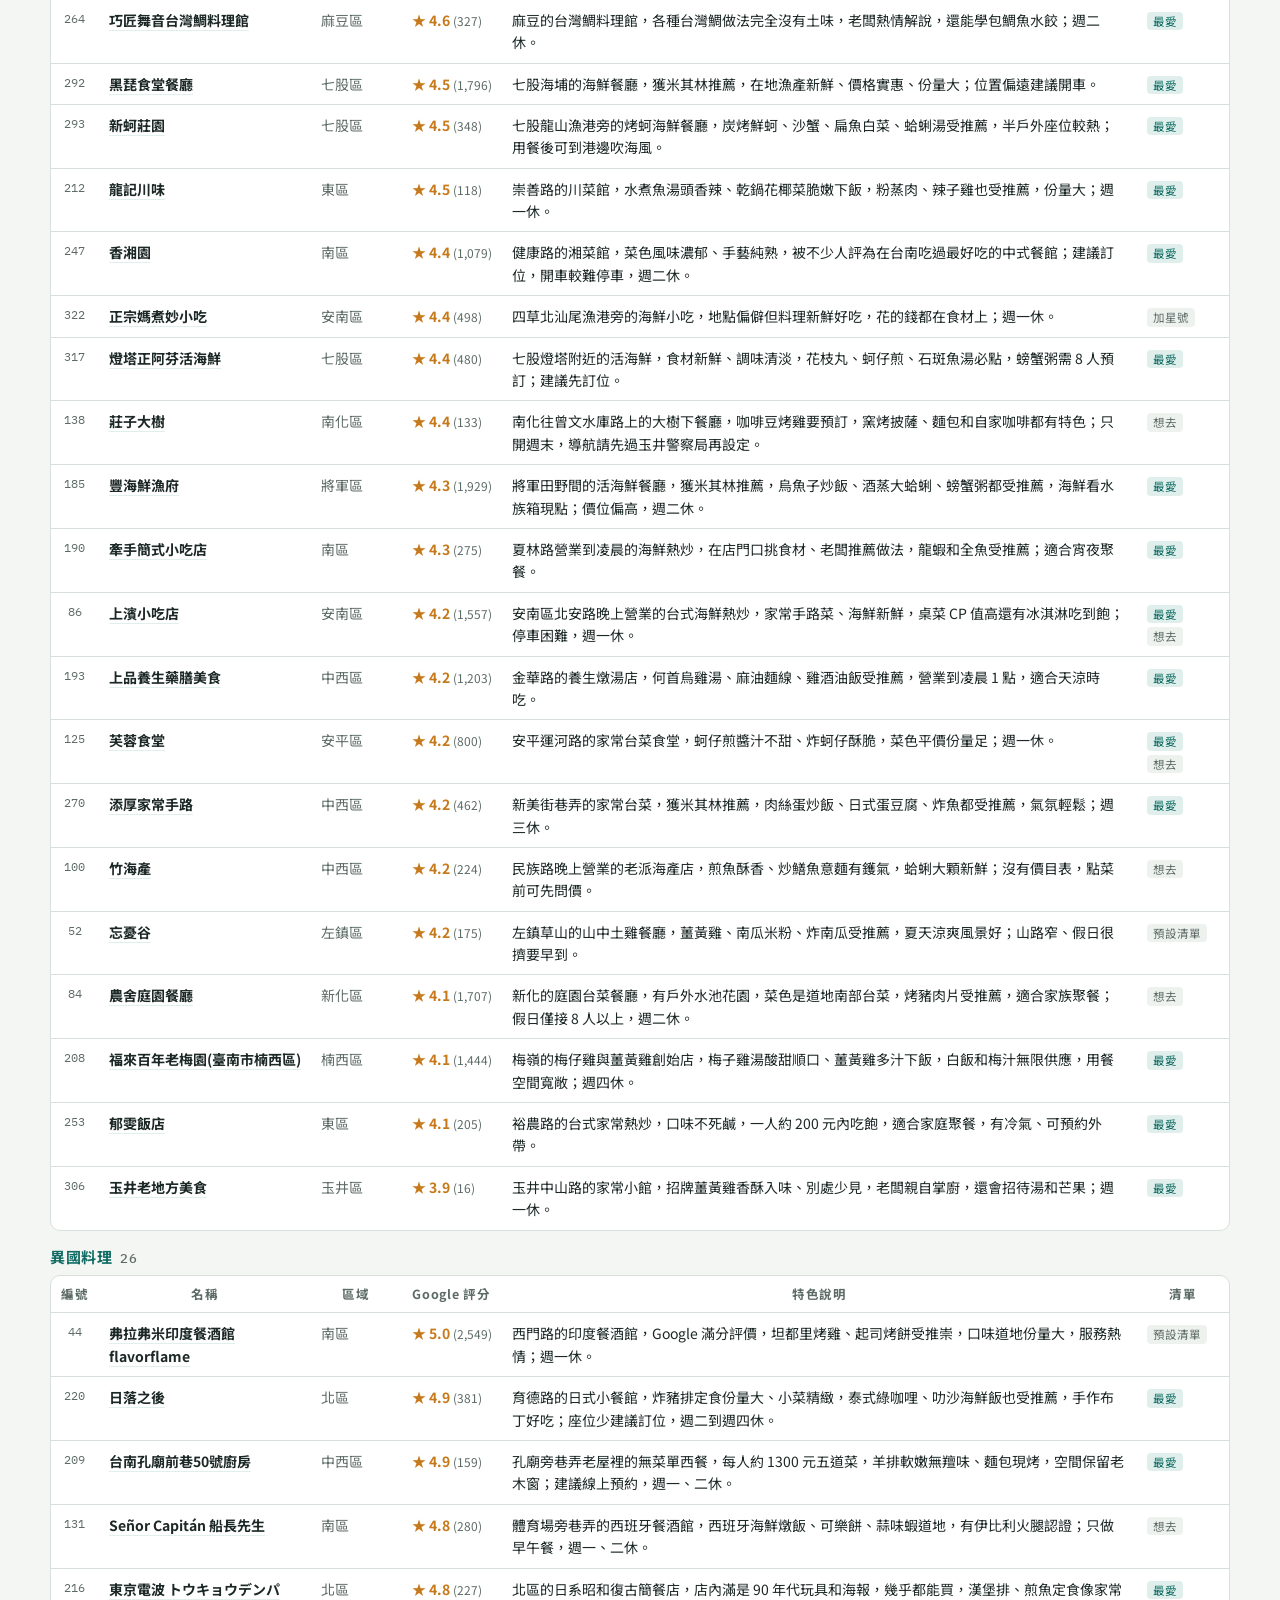
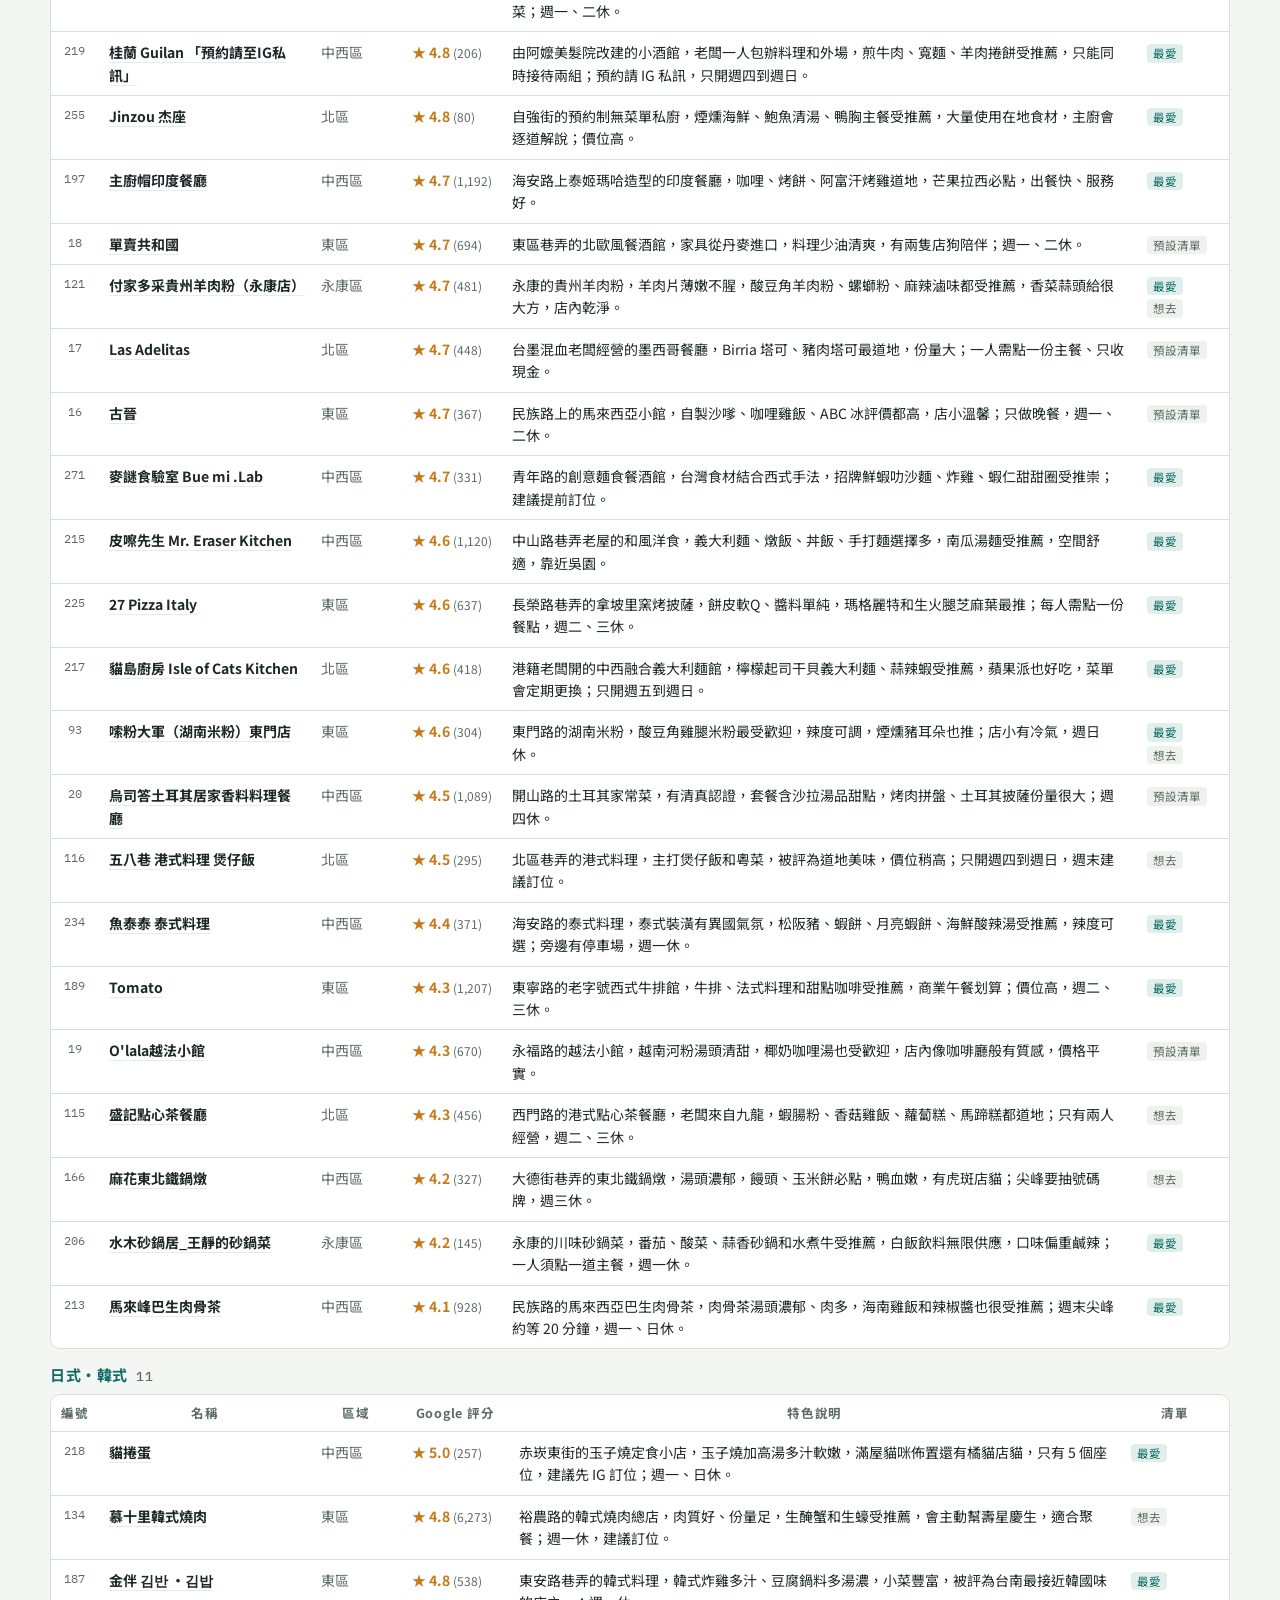
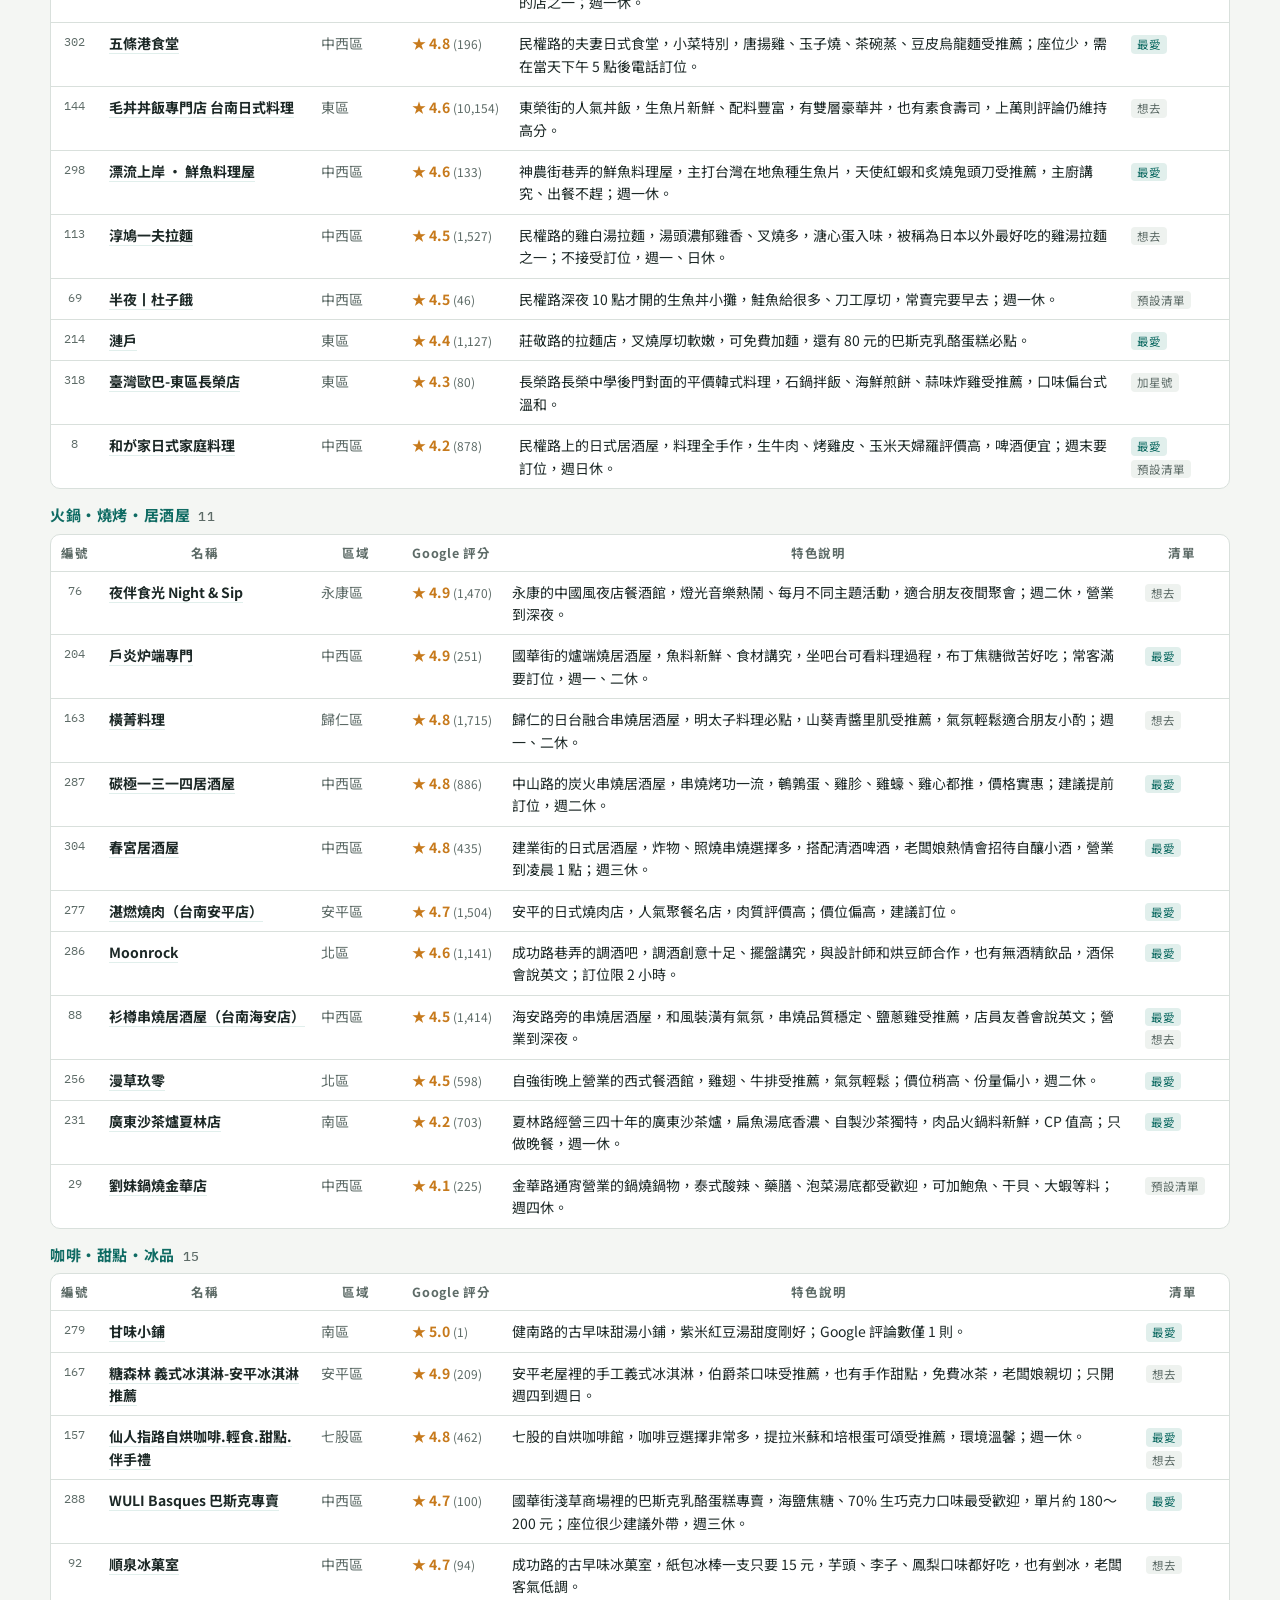
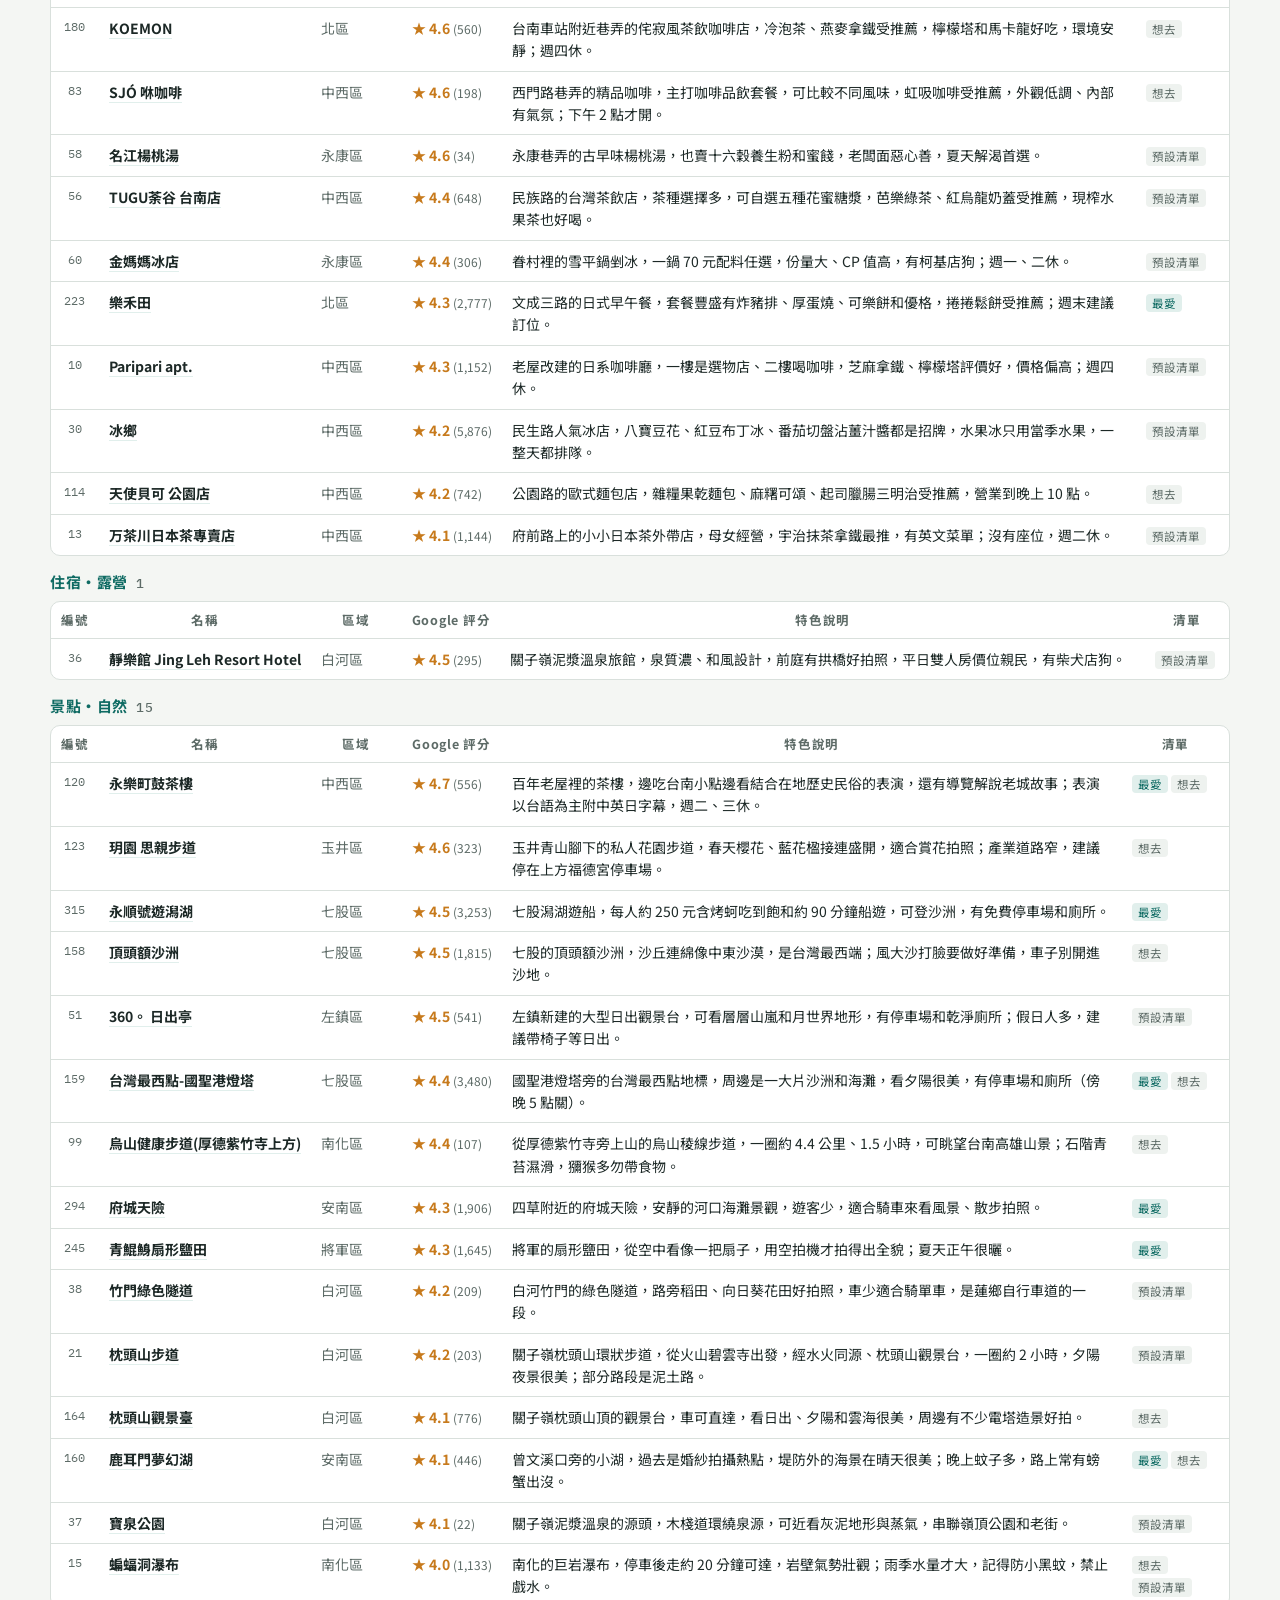
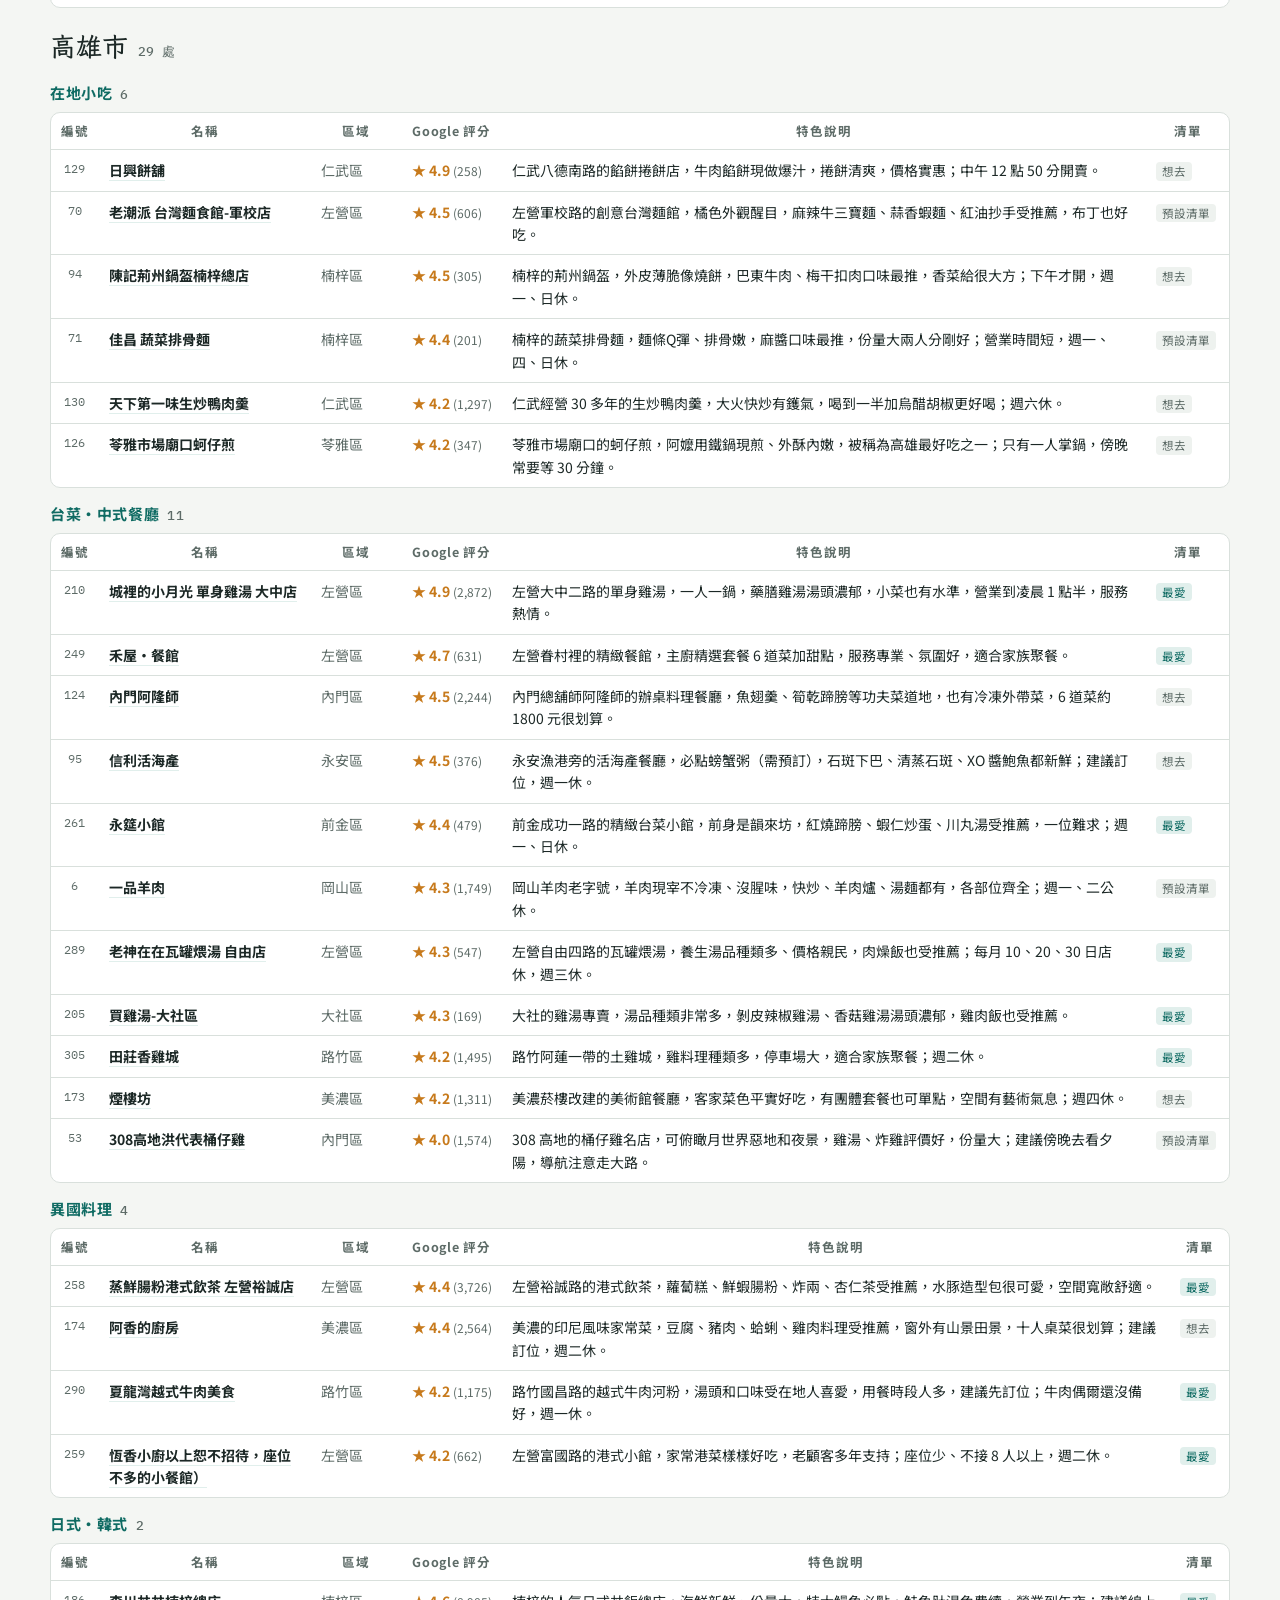
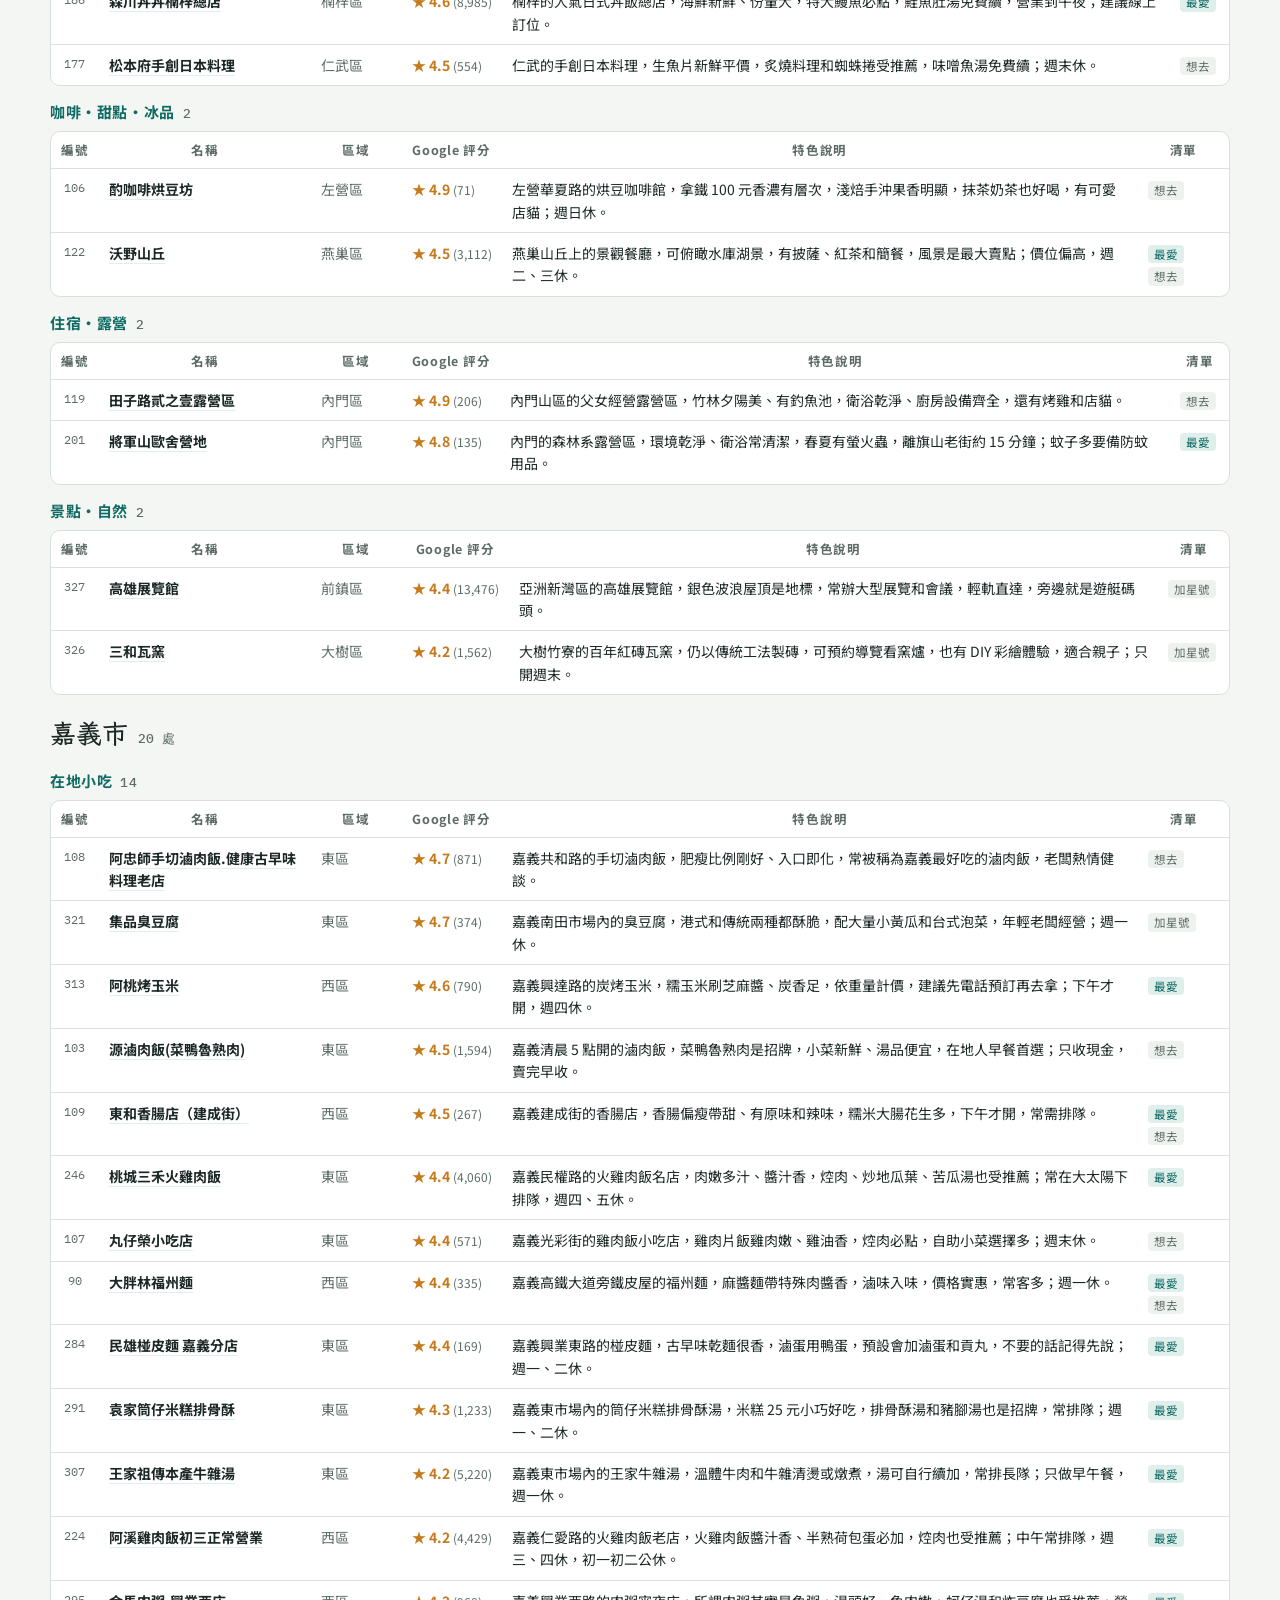
<file: 地圖收藏清冊.html>
<!doctype html><html><head><meta charset=utf8><meta name=viewport content="width=device-width,initial-scale=1,viewport-fit=cover"><style>:root{color-scheme:light;box-sizing:border-box;padding-top:env(safe-area-inset-top,0px);padding-bottom:env(safe-area-inset-bottom,0px)}html{scroll-padding-top:env(safe-area-inset-top,0px)}body{margin:0;padding:0;font:14px -apple-system,BlinkMacSystemFont,sans-serif;background:#faf9f5;color:#141413}img{max-width:100%}[hidden]:not([hidden=until-found i]){display:none!important}</style></head><body>
<title>地圖收藏清冊</title>
<link rel="preconnect" href="https://fonts.googleapis.com">
<link rel="stylesheet" href="https://fonts.googleapis.com/css2?family=LXGW+WenKai+TC:wght@400;700&family=Noto+Sans+TC:wght@400;500;700&family=IBM+Plex+Mono:wght@500&display=swap">
<style>
/* 版面：頂部摘要＋篩選列，下方依「地區 → 類型」分組的清冊表格；手機改為卡片 */
:root{
  --bg:#f4f6f3; --paper:#ffffff; --fg:#1c2826; --muted:#5d6b67; --line:#d9e0dc;
  --accent:#0f6b63; --accent-soft:#e1efec; --star:#c77a1c; --chip:#eef2ef;
  --f-display:"LXGW WenKai TC","Noto Serif TC",serif;
  --f-body:"Noto Sans TC","PingFang TC","Microsoft JhengHei",sans-serif;
  --f-mono:"IBM Plex Mono",ui-monospace,monospace;
}
@media (prefers-color-scheme:dark){:root:not([data-theme="light"]){
  --bg:#121816; --paper:#1a2220; --fg:#e4ebe8; --muted:#9aa8a3; --line:#2c3734;
  --accent:#5cc2b5; --accent-soft:#1f3532; --star:#f0a64a; --chip:#232d2a; color-scheme:dark}}
:root[data-theme="dark"]{
  --bg:#121816; --paper:#1a2220; --fg:#e4ebe8; --muted:#9aa8a3; --line:#2c3734;
  --accent:#5cc2b5; --accent-soft:#1f3532; --star:#f0a64a; --chip:#232d2a; color-scheme:dark}
*{box-sizing:border-box}
body{background:var(--bg);color:var(--fg);font-family:var(--f-body);font-size:15px;line-height:1.6;padding-inline:16px;padding-block:24px 48px}
.wrap{max-width:1180px;margin:0 auto;display:flex;flex-direction:column;gap:20px}
header h1{font-family:var(--f-display);font-weight:700;font-size:clamp(28px,5vw,40px);margin:0;letter-spacing:.02em;text-wrap:balance}
header p{margin:4px 0 0;color:var(--muted)}
.stats{display:flex;flex-wrap:wrap;gap:8px 20px;font-size:14px;color:var(--muted)}
.stats b{font-family:var(--f-mono);color:var(--fg);font-size:18px;margin-right:4px}
.panel{background:var(--paper);border:1px solid var(--line);border-radius:10px;padding:16px;display:flex;flex-direction:column;gap:12px}
.row{display:flex;gap:10px;flex-wrap:wrap;align-items:center}
.lab{font-size:12px;letter-spacing:.08em;color:var(--muted);min-width:3.5em}
.chips{display:flex;flex-wrap:wrap;gap:6px;flex:1;min-width:0}
.chip{border:1px solid var(--line);background:var(--chip);color:var(--fg);border-radius:999px;padding:3px 11px;font:inherit;font-size:13px;cursor:pointer}
.chip span{font-family:var(--f-mono);font-size:11px;color:var(--muted);margin-left:4px}
.chip[aria-pressed="true"]{background:var(--accent);border-color:var(--accent);color:var(--paper)}
.chip[aria-pressed="true"] span{color:var(--paper);opacity:.8}
.chip:focus-visible,input:focus-visible,select:focus-visible,a:focus-visible{outline:2px solid var(--accent);outline-offset:2px}
input,select{font:inherit;color:var(--fg);background:var(--bg);border:1px solid var(--line);border-radius:8px;padding:7px 10px}
#q{flex:1;min-width:180px}
.count{color:var(--muted);font-size:14px}
h2.region{font-family:var(--f-display);font-size:26px;margin:18px 0 4px;display:flex;align-items:baseline;gap:10px}
h2.region small,h3.cat small{font-family:var(--f-mono);font-size:13px;color:var(--muted);font-weight:500}
h3.cat{font-size:15px;color:var(--accent);margin:14px 0 6px;letter-spacing:.04em;display:flex;gap:8px;align-items:baseline}
.tbl{overflow-x:auto;background:var(--paper);border:1px solid var(--line);border-radius:10px}
table{width:100%;border-collapse:collapse;font-size:14px}
th{text-align:center;font-weight:700;font-size:12.5px;color:var(--muted);letter-spacing:.06em;padding:8px 10px;border-bottom:1px solid var(--line);white-space:nowrap}
td{text-align:left;padding:9px 10px;border-bottom:1px solid var(--line);vertical-align:top}
tr:last-child td{border-bottom:0}
td.no{text-align:center;font-family:var(--f-mono);color:var(--muted);font-size:12px;width:3.5em}
td.nm{min-width:10em;width:18%}
td.nm a{color:var(--fg);font-weight:700;text-decoration:none;border-bottom:1px solid var(--accent-soft)}
td.nm a:hover{color:var(--accent);border-color:var(--accent)}
td.ar{white-space:nowrap;color:var(--muted);width:6.5em}
td.rt{white-space:nowrap;width:7em;font-variant-numeric:tabular-nums}
.star{color:var(--star);font-weight:700}
.rc{color:var(--muted);font-size:12px}
.na{color:var(--muted);font-size:12px}
td.ds{min-width:16em}
.tag{display:inline-block;font-size:11.5px;border-radius:4px;padding:0 6px;margin:1px 3px 1px 0;background:var(--chip);color:var(--muted);white-space:nowrap}
.tag.最愛{background:var(--accent-soft);color:var(--accent)}
.note{color:var(--muted);font-size:13px;line-height:1.7}
.empty{padding:24px;text-align:center;color:var(--muted)}
@media (max-width:720px){
  table,tbody,tr,td{display:block;width:100%}
  thead{display:none}
  tr{display:grid;grid-template-columns:auto 1fr auto;gap:2px 10px;padding:12px;border-bottom:1px solid var(--line)}
  td{border:0;padding:0;width:auto!important;min-width:0!important}
  td.no{grid-row:1;align-self:center}
  td.nm{grid-column:2}
  td.rt{grid-column:3;grid-row:1;text-align:right}
  td.ar{grid-column:2/4;font-size:12.5px}
  td.ds{grid-column:1/4;margin-top:4px}
  td.ls{grid-column:1/4}
}
</style>

<div class="wrap">
<header>
  <h1>地圖收藏清冊</h1>
  <p>Google 地圖「最愛」「想去」「預設清單」與加星號地點，依地區與類型整理，附 Google 評分與評論重點。點店名可開啟 Google 地圖。</p>
</header>
<div class="stats" id="stats"></div>

<section class="panel" aria-label="篩選">
  <div class="row">
    <input id="q" type="search" placeholder="搜尋店名、地區或特色（例：牛肉湯、安平、早餐）" aria-label="搜尋">
    <select id="sort" aria-label="排序">
      <option value="group">依地區 → 類型分組</option>
      <option value="rating">評分高到低</option>
      <option value="count">評論數多到少</option>
    </select>
  </div>
  <div class="row"><span class="lab">地區</span><div class="chips" id="fRegion"></div></div>
  <div class="row"><span class="lab">類型</span><div class="chips" id="fCat"></div></div>
  <div class="row"><span class="lab">清單</span><div class="chips" id="fList"></div></div>
  <div class="count" id="count"></div>
</section>

<main id="out"></main>

<p class="note">資料說明：評分與評論數取自 Google 地點資料（2026 年 10 月 1 日查詢），會隨時間變動。特色說明依 Google 評論內容整理改寫。標示「資料不足」者為 Google 查無相符店家或僅儲存地址。只保留餐飲、景點與住宿類；購物、生活服務、地址及其他個人收藏已排除。原「靜脈雷射」清單、儲存的網頁與圖片未列入。</p>
</div>

<script>
const DATA=[{"id":1,"n":"巴奈","c":"臺東縣","d":"長濱鄉","t":"住宿露營","r":4.4,"k":121,"s":"長濱三間村的山海景民宿，房間窗外同時看得到海和山，環境安靜整潔，主人親切；VIP 房最受推薦。","u":"https://www.google.com/maps?cid=1408421919270655817","l":["想去","預設清單"]},{"id":2,"n":"金崙有樂町溫泉民宿","c":"臺東縣","d":"太麻里鄉","t":"住宿露營","r":4.6,"k":356,"s":"金崙溫泉區的新民宿，房內浴缸可泡溫泉水，離海邊和餐廳都近，CP 值高；停車位只有 4 個。","u":"https://www.google.com/maps?cid=14788453729865154757","l":["預設清單","加星號"]},{"id":3,"n":"東金民宿","c":"臺東縣","d":"太麻里鄉","t":"住宿露營","r":4.6,"k":585,"s":"金崙溫泉民宿，有男女分房背包床位，檜木交誼廳、露台雙溫泉池，單車環島客很愛；床位空間較擠。","u":"https://www.google.com/maps?cid=5166054258339673270","l":["想去","預設清單","加星號"]},{"id":4,"n":"打個蛋海旅","c":"臺東縣","d":"太麻里鄉","t":"住宿露營","r":4.6,"k":402,"s":"金崙部落裡的海旅民宿，走 3 分鐘就能看太平洋日出，早餐用心、房間乾淨；停車較不方便。","u":"https://www.google.com/maps?cid=15494649207680315650","l":["想去","預設清單"]},{"id":5,"n":"聽風 說故事","c":"臺東縣","d":"長濱鄉","t":"住宿露營","r":4.6,"k":143,"s":"長濱山腰只有兩間房的療癒系民宿，大草皮配海景，房內有不少藏書，適合放空；位置偏遠要自行開車。","u":"https://www.google.com/maps?cid=11732431520822043429","l":["預設清單"]},{"id":6,"n":"一品羊肉","c":"高雄市","d":"岡山區","t":"中式台菜","r":4.3,"k":1749,"s":"岡山羊肉老字號，羊肉現宰不冷凍、沒腥味，快炒、羊肉爐、湯麵都有，各部位齊全；週一、二公休。","u":"https://www.google.com/maps?cid=5394845954363780766","l":["預設清單"]},{"id":7,"n":"米粒教育家","c":"臺東縣","d":"長濱鄉","t":"住宿露營","r":4.9,"k":266,"s":"長濱竹湖村的海景民宿，陽台就能看日出，房間乾淨，老闆娘手作早餐，還有友善的店狗；可帶寵物。","u":"https://www.google.com/maps?cid=5100201454257403753","l":["預設清單"]},{"id":8,"n":"和が家日式家庭料理","c":"臺南市","d":"中西區","t":"日韓料理","r":4.2,"k":878,"s":"民權路上的日式居酒屋，料理全手作，生牛肉、烤雞皮、玉米天婦羅評價高，啤酒便宜；週末要訂位，週日休。","u":"https://www.google.com/maps?cid=17779812273281332611","l":["最愛","預設清單"]},{"id":9,"n":"順德土產牛肉湯","c":"臺南市","d":"學甲區","t":"在地小吃","r":4.4,"k":1127,"s":"學甲在地牛肉湯，清早 6 點就開，湯頭鮮甜、配菜自助式划算；週一、二公休，下午 2 點半收。","u":"https://www.google.com/maps?cid=13442512205383881485","l":["預設清單"]},{"id":10,"n":"Paripari apt.","c":"臺南市","d":"中西區","t":"咖啡甜點冰品","r":4.3,"k":1152,"s":"老屋改建的日系咖啡廳，一樓是選物店、二樓喝咖啡，芝麻拿鐵、檸檬塔評價好，價格偏高；週四休。","u":"https://www.google.com/maps?cid=1536282542380505215","l":["預設清單"]},{"id":11,"n":"貓舌頭小籠包","c":"臺南市","d":"北區","t":"在地小吃","r":4.5,"k":367,"s":"北區巷弄的老麵發酵小籠包，皮厚帶嚼勁、蔥香重，6 顆 80 元；早上和下午分兩段營業，週末休。","u":"https://www.google.com/maps?cid=1772611515128987895","l":["預設清單"]},{"id":13,"n":"万茶川日本茶專賣店","c":"臺南市","d":"中西區","t":"咖啡甜點冰品","r":4.1,"k":1144,"s":"府前路上的小小日本茶外帶店，母女經營，宇治抹茶拿鐵最推，有英文菜單；沒有座位，週二休。","u":"https://www.google.com/maps?cid=12115424468968101369","l":["預設清單"]},{"id":14,"n":"郭家粽","c":"臺南市","d":"中西區","t":"在地小吃","r":4.6,"k":932,"s":"友愛街市場邊的老粽攤，台南式菜粽、肉粽配味噌湯是經典早餐，肉粽有鹹蛋黃、瘦肉多；週二休。","u":"https://www.google.com/maps?cid=14926638451550305091","l":["預設清單"]},{"id":15,"n":"蝙蝠洞瀑布","c":"臺南市","d":"南化區","t":"景點步道","r":4,"k":1133,"s":"南化的巨岩瀑布，停車後走約 20 分鐘可達，岩壁氣勢壯觀；雨季水量才大，記得防小黑蚊，禁止戲水。","u":"https://www.google.com/maps?cid=6667476461141701099","l":["想去","預設清單"]},{"id":16,"n":"古晉","c":"臺南市","d":"東區","t":"異國料理","r":4.7,"k":367,"s":"民族路上的馬來西亞小館，自製沙嗲、咖哩雞飯、ABC 冰評價都高，店小溫馨；只做晚餐，週一、二休。","u":"https://www.google.com/maps?cid=4296349761048038172","l":["預設清單"]},{"id":17,"n":"Las Adelitas","c":"臺南市","d":"北區","t":"異國料理","r":4.7,"k":448,"s":"台墨混血老闆經營的墨西哥餐廳，Birria 塔可、豬肉塔可最道地，份量大；一人需點一份主餐、只收現金。","u":"https://www.google.com/maps?cid=3223586458312580523","l":["預設清單"]},{"id":18,"n":"單賣共和國","c":"臺南市","d":"東區","t":"異國料理","r":4.7,"k":694,"s":"東區巷弄的北歐風餐酒館，家具從丹麥進口，料理少油清爽，有兩隻店狗陪伴；週一、二休。","u":"https://www.google.com/maps?cid=10394358015180768140","l":["預設清單"]},{"id":19,"n":"O'lala越法小館","c":"臺南市","d":"中西區","t":"異國料理","r":4.3,"k":670,"s":"永福路的越法小館，越南河粉湯頭清甜，椰奶咖哩湯也受歡迎，店內像咖啡廳般有質感，價格平實。","u":"https://www.google.com/maps?cid=10712872559068147522","l":["預設清單"]},{"id":20,"n":"烏司答土耳其居家香料料理餐廳","c":"臺南市","d":"中西區","t":"異國料理","r":4.5,"k":1089,"s":"開山路的土耳其家常菜，有清真認證，套餐含沙拉湯品甜點，烤肉拼盤、土耳其披薩份量很大；週四休。","u":"https://www.google.com/maps?cid=15470558694262850818","l":["預設清單"]},{"id":21,"n":"枕頭山步道","c":"臺南市","d":"白河區","t":"景點步道","r":4.2,"k":203,"s":"關子嶺枕頭山環狀步道，從火山碧雲寺出發，經水火同源、枕頭山觀景台，一圈約 2 小時，夕陽夜景很美；部分路段是泥土路。","u":"https://www.google.com/maps?cid=16661581568239369490","l":["預設清單"]},{"id":22,"n":"那一間串燒、熱炒店","c":"臺中市","d":"豐原區","t":"火鍋燒烤居酒屋","r":4.6,"k":128,"s":"豐原的串燒熱炒宵夜店，營業到凌晨 2 點，炒飯、金沙豆腐、沙茶魚片受推薦，份量大適合聚餐；附近難停車。","u":"https://www.google.com/maps?cid=11354130717853274040","l":["預設清單"]},{"id":23,"n":"蔡桑麵食館","c":"臺南市","d":"南區","t":"在地小吃","r":4,"k":618,"s":"南區晚上才開的麵店，滷味切工細、擺盤講究，榨菜肉絲麵、麻醬麵是熟客愛點；口味偏甜，週三休，停車難。","u":"https://www.google.com/maps?cid=13429328714112772960","l":["預設清單"]},{"id":24,"n":"毛蔬 亞洲蔬食","c":"臺南市","d":"東區","t":"中式台菜","r":4.6,"k":1457,"s":"獲米其林推薦的亞洲蔬食熱炒，招牌炸豆腐、烘蛋、大阪燒評價高，鹹食不偏甜，有包廂。","u":"https://www.google.com/maps?cid=14561378507402532681","l":["預設清單"]},{"id":25,"n":"崇明新鮮牛肉湯","c":"臺南市","d":"東區","t":"在地小吃","r":4.4,"k":827,"s":"崇明路清晨 6 點開的溫體牛肉湯，湯頭清爽，排隊比名店短、品質不輸；只做到中午，週一、二休。","u":"https://www.google.com/maps?cid=14484458271212578294","l":["預設清單"]},{"id":26,"n":"余家涼麵 崇明店","c":"臺南市","d":"東區","t":"在地小吃","r":4.4,"k":628,"s":"在地人公認好吃的涼麵老店，招牌涼麵蒜味重、醬汁香，配味噌湯；尖峰時段常要等，週一休。","u":"https://www.google.com/maps?cid=10384385767868148935","l":["預設清單"]},{"id":27,"n":"老四碳烤燒餅","c":"臺南市","d":"東區","t":"在地小吃","r":4.3,"k":542,"s":"崇德路的炭烤燒餅早餐，燒餅一個個現烤、酥脆薄，特製燒餅夾油條豆干最推；常排隊 30 分鐘以上，週一、二休。","u":"https://www.google.com/maps?cid=17782806339945036456","l":["預設清單"]},{"id":28,"n":"富鴻魚肚","c":"臺南市","d":"中西區","t":"在地小吃","r":3.8,"k":1650,"s":"金華路晚上營業到半夜的虱目魚老店，土魠魚皮湯、煎魚、肉燥飯選擇多，適合宵夜；尖峰要填單候位。","u":"https://www.google.com/maps?cid=10750293648594853310","l":["預設清單"]},{"id":29,"n":"劉妹鍋燒金華店","c":"臺南市","d":"中西區","t":"火鍋燒烤居酒屋","r":4.1,"k":225,"s":"金華路通宵營業的鍋燒鍋物，泰式酸辣、藥膳、泡菜湯底都受歡迎，可加鮑魚、干貝、大蝦等料；週四休。","u":"https://www.google.com/maps?cid=8020880485893193964","l":["預設清單"]},{"id":30,"n":"冰鄉","c":"臺南市","d":"中西區","t":"咖啡甜點冰品","r":4.2,"k":5876,"s":"民生路人氣冰店，八寶豆花、紅豆布丁冰、番茄切盤沾薑汁醬都是招牌，水果冰只用當季水果，一整天都排隊。","u":"https://www.google.com/maps?cid=13397649642501993091","l":["預設清單"]},{"id":31,"n":"黃家鱔魚意麵","c":"臺南市","d":"中西區","t":"在地小吃","r":4,"k":3300,"s":"民權路晚上才開的炒鱔魚意麵，大火快炒有鑊氣、甜中帶酸，店內兩攤合一，分開點餐付款；用餐環境較擁擠。","u":"https://www.google.com/maps?cid=17966284854877483802","l":["預設清單"]},{"id":32,"n":"石精臼蚵仔煎","c":"臺南市","d":"中西區","t":"在地小吃","r":3.9,"k":1119,"s":"國華街知名蚵仔煎，蚵仔多又不腥，加了肉燥、菠菜、豆芽口感豐富，店內乾淨，搭配虱目魚丸湯剛好。","u":"https://www.google.com/maps?cid=14621166659351077076","l":["預設清單"]},{"id":33,"n":"阿財點心","c":"臺南市","d":"中西區","t":"在地小吃","r":4,"k":966,"s":"沙卡里巴（康樂市場）創立於 1926 年的黑白切老店，黃色蟳丸是必點，香腸、炸大腸都有古早味。","u":"https://www.google.com/maps?cid=18342468224727680328","l":["預設清單"]},{"id":34,"n":"榮盛點心","c":"臺南市","d":"中西區","t":"在地小吃","r":4.2,"k":1030,"s":"康樂市場裡的米糕老攤，糯米Q彈分明，滷肉香、配魚鬆花生，和隔壁阿財點心一起點是在地吃法。","u":"https://www.google.com/maps?cid=3001757988839766067","l":["預設清單"]},{"id":35,"n":"清子香腸熟肉","c":"臺南市","d":"中西區","t":"在地小吃","r":4.1,"k":243,"s":"民族路上的香腸熟肉，蟳丸、粉腸、香腸是招牌，豬肝嫩、鯊魚軟骨特別；跟老闆說要哪些、切多少即可。","u":"https://www.google.com/maps?cid=10248946468777024758","l":["預設清單"]},{"id":36,"n":"靜樂館 Jing Leh Resort Hotel","c":"臺南市","d":"白河區","t":"住宿露營","r":4.5,"k":295,"s":"關子嶺泥漿溫泉旅館，泉質濃、和風設計，前庭有拱橋好拍照，平日雙人房價位親民，有柴犬店狗。","u":"https://www.google.com/maps?cid=16177932170777746608","l":["預設清單"]},{"id":37,"n":"寶泉公園","c":"臺南市","d":"白河區","t":"景點步道","r":4.1,"k":22,"s":"關子嶺泥漿溫泉的源頭，木棧道環繞泉源，可近看灰泥地形與蒸氣，串聯嶺頂公園和老街。","u":"https://www.google.com/maps?cid=2753899113735844377","l":["預設清單"]},{"id":38,"n":"竹門綠色隧道","c":"臺南市","d":"白河區","t":"景點步道","r":4.2,"k":209,"s":"白河竹門的綠色隧道，路旁稻田、向日葵花田好拍照，車少適合騎單車，是蓮鄉自行車道的一段。","u":"https://www.google.com/maps?cid=11457794996030523822","l":["預設清單"]},{"id":39,"n":"新營草魚湯（原鹽水老店）","c":"臺南市","d":"新營區","t":"在地小吃","r":4.8,"k":25,"s":"鹽水草魚湯老店傳承的新店，活魚現殺、魚骨熬湯，湯鮮甜不油膩，肉燥飯用瘦肉；只做早午餐，週一、二休。","u":"https://www.google.com/maps?cid=2494911739926029665","l":["預設清單"]},{"id":40,"n":"水上老牌草魚粥","c":"嘉義縣","d":"水上鄉","t":"在地小吃","r":4.3,"k":373,"s":"水上在地草魚粥老店，凌晨 4 點半就開，草魚完全沒土味、湯頭鮮甜，雞肉飯也香；週一休。","u":"https://www.google.com/maps?cid=16352336161886770186","l":["預設清單"]},{"id":41,"n":"廣興草魚粥","c":"臺南市","d":"白河區","t":"在地小吃","r":4.4,"k":104,"s":"白河在地草魚粥，店面明亮乾淨沒有腥味，魚片厚實、魚刺好挑，肉燥飯和燙蚵仔也受推薦，停車方便。","u":"https://www.google.com/maps?cid=14006474311352147084","l":["預設清單"]},{"id":42,"n":"清珍鴨肉焿","c":"臺南市","d":"中西區","t":"在地小吃","r":4.6,"k":1971,"s":"金華路人氣鴨肉焿，鴨肉嫩、湯頭鮮，冬粉鴨、當歸鴨麵線和鴨肉飯都是招牌，店員熱情；尖峰常客滿。","u":"https://www.google.com/maps?cid=16778390392044867133","l":["預設清單"]},{"id":43,"n":"小漁兒","c":"臺中市","d":"西區","t":"火鍋燒烤居酒屋","r":4.3,"k":3387,"s":"台中篤行路的烏骨雞鍋宵夜名店，可選米酒、蒜頭等湯底，搭配現炒小菜，營業到凌晨 1 點，適合多人聚餐。","u":"https://www.google.com/maps?cid=14884992831736470692","l":["預設清單"]},{"id":44,"n":"弗拉弗米印度餐酒館flavorflame","c":"臺南市","d":"南區","t":"異國料理","r":5,"k":2549,"s":"西門路的印度餐酒館，Google 滿分評價，坦都里烤雞、起司烤餅受推崇，口味道地份量大，服務熱情；週一休。","u":"https://www.google.com/maps?cid=5318214029861610893","l":["預設清單"]},{"id":45,"n":"灣廚","c":"臺南市","d":"中西區","t":"中式台菜","r":4.9,"k":114,"s":"五妃街的夫妻小館，麻辣牛肉鴨血套餐最受歡迎，附毛豆，辣度可調，價格平實；座位少，週日休。","u":"https://www.google.com/maps?cid=3530628658131974176","l":["預設清單"]},{"id":47,"n":"紅瓦屋（河上餐桌）","c":"花蓮縣","d":"光復鄉","t":"中式台菜","r":4.1,"k":1593,"s":"大全部落的阿美族料理餐廳，石頭火鍋煮魚、野菜沙拉、原民烤豬是招牌，可體驗部落文化；價位偏高，週四休。","u":"https://www.google.com/maps?cid=7269898380558785486","l":["預設清單"]},{"id":48,"n":"櫸木食坊~賽夏自然廚房","c":"苗栗縣","d":"南庄鄉","t":"中式台菜","r":4.4,"k":104,"s":"南庄東河村的賽夏族風味餐，炒山豬肉、香菇酥、藜麥飯、賽夏涮涮鍋都推，菜色大盤適合多人；週二、三休。","u":"https://www.google.com/maps?cid=1978486182927427029","l":["預設清單"]},{"id":49,"n":"嘻餐町溪畔餐桌","c":"花蓮縣","d":"壽豐鄉","t":"景點步道","r":4.4,"k":78,"s":"壽豐溪畔的預約制戶外餐桌，約 4 小時行程，含溯溪散步、烤魚烤肉竹筒飯、手作披薩下午茶，份量非常大。","u":"https://www.google.com/maps?cid=12377199466054333540","l":["預設清單"]},{"id":50,"n":"梅好食光客家料理","c":"苗栗縣","d":"南庄鄉","t":"中式台菜","r":4.9,"k":342,"s":"南庄老街的客家家常菜，菜脯蛋外酥內香、大湯圓皮Q，梅干扣肉、薑絲大腸都下飯，建議先預約。","u":"https://www.google.com/maps?cid=10728608964563857325","l":["預設清單"]},{"id":51,"n":"360。 日出亭","c":"臺南市","d":"左鎮區","t":"景點步道","r":4.5,"k":541,"s":"左鎮新建的大型日出觀景台，可看層層山嵐和月世界地形，有停車場和乾淨廁所；假日人多，建議帶椅子等日出。","u":"https://www.google.com/maps?cid=2441138879486014281","l":["預設清單"]},{"id":52,"n":"忘憂谷","c":"臺南市","d":"左鎮區","t":"中式台菜","r":4.2,"k":175,"s":"左鎮草山的山中土雞餐廳，薑黃雞、南瓜米粉、炸南瓜受推薦，夏天涼爽風景好；山路窄、假日很擠要早到。","u":"https://www.google.com/maps?cid=17160969257603159503","l":["預設清單"]},{"id":53,"n":"308高地洪代表桶仔雞","c":"高雄市","d":"內門區","t":"中式台菜","r":4,"k":1574,"s":"308 高地的桶仔雞名店，可俯瞰月世界惡地和夜景，雞湯、炸雞評價好，份量大；建議傍晚去看夕陽，導航注意走大路。","u":"https://www.google.com/maps?cid=16591497580035966525","l":["預設清單"]},{"id":54,"n":"上好佳客式炒粄條","c":"屏東縣","d":"潮州鎮","t":"在地小吃","r":4.1,"k":1651,"s":"潮州的客家炒粄條老店，口味傳統、店內乾淨，是在地人常吃的平價午餐；週五休。","u":"https://www.google.com/maps?cid=8099362805467154780","l":["預設清單"]},{"id":55,"n":"豐春冰菓店","c":"花蓮縣","d":"壽豐鄉","t":"咖啡甜點冰品","r":4.4,"k":4996,"s":"壽豐的甘蔗冰老店，冰本身用甘蔗汁製成，口感獨特，配料都是古早味；冬季休業到隔年 4 月，賣完就收。","u":"https://www.google.com/maps?cid=4796515342731958778","l":["預設清單"]},{"id":56,"n":"TUGU荼谷 台南店","c":"臺南市","d":"中西區","t":"咖啡甜點冰品","r":4.4,"k":648,"s":"民族路的台灣茶飲店，茶種選擇多，可自選五種花蜜糖漿，芭樂綠茶、紅烏龍奶蓋受推薦，現榨水果茶也好喝。","u":"https://www.google.com/maps?cid=13555794267425807052","l":["預設清單"]},{"id":57,"n":"大勇街無名鹹粥","c":"臺南市","d":"中西區","t":"在地小吃","r":4.4,"k":3349,"s":"大勇街凌晨 4 點就開的無名鹹粥，虱目魚、蚵仔新鮮無刺，湯頭清甜，肉燥飯香；台南早餐代表之一，週一休。","u":"https://www.google.com/maps?cid=17719067003627080936","l":["預設清單"]},{"id":58,"n":"名江楊桃湯","c":"臺南市","d":"永康區","t":"咖啡甜點冰品","r":4.6,"k":34,"s":"永康巷弄的古早味楊桃湯，也賣十六穀養生粉和蜜餞，老闆面惡心善，夏天解渴首選。","u":"https://www.google.com/maps?cid=13931459318482138608","l":["預設清單"]},{"id":59,"n":"黑輪攤＆口齒留香，煙燻豬耳朵","c":"臺南市","d":"永康區","t":"在地小吃","r":4.4,"k":140,"s":"永康的黑白切下午茶攤，炭烤甜不辣、烤豬皮、烤大腸頭、黑胡椒香腸都是招牌，配蘿蔔湯；週四休。","u":"https://www.google.com/maps?cid=9774884917925204790","l":["預設清單"]},{"id":60,"n":"金媽媽冰店","c":"臺南市","d":"永康區","t":"咖啡甜點冰品","r":4.4,"k":306,"s":"眷村裡的雪平鍋剉冰，一鍋 70 元配料任選，份量大、CP 值高，有柯基店狗；週一、二休。","u":"https://www.google.com/maps?cid=17235929423913372049","l":["預設清單"]},{"id":61,"n":"阿銘牛肉湯","c":"臺南市","d":"永康區","t":"在地小吃","r":4.4,"k":2797,"s":"永康的牛肉湯名店，牛肉、牛肚新鮮，牛肉炒刀削麵、牛肉炒意麵和豆腐炒牛肉都是熟客必點；週一、二休。","u":"https://www.google.com/maps?cid=1466002501170444911","l":["預設清單"]},{"id":62,"n":"蕃薯厝肉粿仔","c":"臺南市","d":"永康區","t":"在地小吃","r":4.5,"k":1169,"s":"永康凌晨 4 點半開的肉粿仔，現煎到外皮焦香，淋上虱目魚肉燥蒜泥湯汁，在地人的私房早餐；8 點半收，週一休。","u":"https://www.google.com/maps?cid=16902361170017862281","l":["預設清單"]},{"id":63,"n":"阿鳳牛肉湯","c":"臺南市","d":"永康區","t":"在地小吃","r":4.5,"k":413,"s":"永康清晨 5 點半開的牛肉湯，湯頭帶淡淡中藥香，附肉燥飯，是台南少見提供蒜泥的店；週一、二休。","u":"https://www.google.com/maps?cid=4067230008279120091","l":["預設清單"]},{"id":65,"n":"品味鱔魚意麵","c":"臺南市","d":"中西區","t":"在地小吃","r":4.5,"k":1428,"s":"尊王路晚上營業的鱔魚意麵，鑊氣足，炒鱔魚、炒魷魚、炒飯和炒豬肝都受推薦；週末常排隊，週日休。","u":"https://www.google.com/maps?cid=11615622218308701037","l":["預設清單"]},{"id":66,"n":"美鮮牛肉湯","c":"臺南市","d":"南區","t":"在地小吃","r":4.2,"k":2562,"s":"新興路的牛肉湯，週四到週日 24 小時營業，湯頭鮮甜不死鹹，熱炒有鑊氣，適合宵夜；週一、二休。","u":"https://www.google.com/maps?cid=2734682962622339755","l":["預設清單"]},{"id":67,"n":"阿興虱目魚","c":"臺南市","d":"北區","t":"在地小吃","r":4.6,"k":2935,"s":"米其林必比登推薦的虱目魚專賣，煎魚肚酥脆、魚皮湯鮮，蒜頭飯是隱藏招牌；店內乾淨，下午 2 點收。","u":"https://www.google.com/maps?cid=10434937269500906662","l":["預設清單"]},{"id":68,"n":"榕樹下客家菜","c":"嘉義市","d":"西區","t":"中式台菜","r":4.5,"k":115,"s":"嘉義民生北路的客家小館，麻醬麵、粄條、九層塔煎蛋、客家小炒都道地，價格實惠；店內沒有廁所。","u":"https://www.google.com/maps?cid=10637524758942572830","l":["預設清單"]},{"id":69,"n":"半夜丨杜子餓","c":"臺南市","d":"中西區","t":"日韓料理","r":4.5,"k":46,"s":"民權路深夜 10 點才開的生魚丼小攤，鮭魚給很多、刀工厚切，常賣完要早去；週一休。","u":"https://www.google.com/maps?cid=16784473231618951679","l":["預設清單"]},{"id":70,"n":"老潮派 台灣麵食館-軍校店","c":"高雄市","d":"左營區","t":"在地小吃","r":4.5,"k":606,"s":"左營軍校路的創意台灣麵館，橘色外觀醒目，麻辣牛三寶麵、蒜香蝦麵、紅油抄手受推薦，布丁也好吃。","u":"https://www.google.com/maps?cid=1927142241144883314","l":["預設清單"]},{"id":71,"n":"佳昌 蔬菜排骨麵","c":"高雄市","d":"楠梓區","t":"在地小吃","r":4.4,"k":201,"s":"楠梓的蔬菜排骨麵，麵條Q彈、排骨嫩，麻醬口味最推，份量大兩人分剛好；營業時間短，週一、四、日休。","u":"https://www.google.com/maps?cid=6296421900053617322","l":["預設清單"]},{"id":73,"n":"榮記古早味大腸香腸","c":"雲林縣","d":"古坑鄉","t":"在地小吃","r":4.1,"k":456,"s":"古坑傳承三代的古早味糯米腸香腸，用豬油炸得焦香，下午才開；餐車販售沒座位，週一休。","u":"https://www.google.com/maps?cid=8382844434571242626","l":["想去"]},{"id":74,"n":"小村遠遠香草產業聚落","c":"臺東縣","d":"東河鄉","t":"景點步道","r":5,"k":5,"s":"東河都蘭的香草產業聚落，可體驗調香、精油手作，有在地冰淇淋，園區面向太平洋、有大狗迎客。","u":"https://www.google.com/maps?cid=13784231436743961076","l":["想去"]},{"id":75,"n":"川麵道 網紅罐罐米線","c":"臺南市","d":"善化區","t":"在地小吃","r":4.4,"k":164,"s":"善化的網紅罐罐米線，番茄牛肉湯底濃郁、配料多，自製辣油很辣；尖峰可能要排很久，週日休。","u":"https://www.google.com/maps?cid=11172519510587973121","l":["想去"]},{"id":76,"n":"夜伴食光 Night & Sip","c":"臺南市","d":"永康區","t":"火鍋燒烤居酒屋","r":4.9,"k":1470,"s":"永康的中國風夜店餐酒館，燈光音樂熱鬧、每月不同主題活動，適合朋友夜間聚會；週二休，營業到深夜。","u":"https://www.google.com/maps?cid=6311403153860454204","l":["想去"]},{"id":77,"n":"太山梅仔雞創始店","c":"臺南市","d":"楠西區","t":"中式台菜","r":4.6,"k":1570,"s":"梅嶺的梅仔雞創始店，梅子雞湯清爽、薑黃雞酥香，甘蔗筍也推，梅汁無限暢飲，停車方便；週四休。","u":"https://www.google.com/maps?cid=11564700049732241477","l":["想去"]},{"id":78,"n":"秀敏煎粿","c":"臺南市","d":"歸仁區","t":"在地小吃","r":4.5,"k":146,"s":"歸仁的煎粿早餐，外酥內嫩、蒜味香，記得加蛋，點法是「幾個＋幾顆蛋」；9 點半前收，週一休。","u":"https://www.google.com/maps?cid=15662760547648509968","l":["想去"]},{"id":79,"n":"銘記煎粿 歸仁","c":"臺南市","d":"歸仁區","t":"在地小吃","r":4.1,"k":165,"s":"歸仁市場內的煎粿攤，豬油香重、兩面煎得焦脆，個頭小好入口；常 8 點半前賣完，週一休。","u":"https://www.google.com/maps?cid=18262588258309755134","l":["想去"]},{"id":81,"n":"討海人安迪私廚","c":"臺中市","d":"北區","t":"異國料理","r":4.7,"k":398,"s":"檳城籍老闆的馬來西亞私廚，海南雞飯雞肉嫩、份量大，自製辣醬加分，辣海鮮湯也受推薦；週一、日休，老闆返鄉時會暫停營業。","u":"https://www.google.com/maps?cid=11742221001893520103","l":["想去"]},{"id":82,"n":"阿嬤臭豆腐","c":"臺南市","d":"北區","t":"在地小吃","r":4.5,"k":750,"s":"北門路的阿嬤臭豆腐，聞起來很衝、吃起來外酥內嫩，在地人排隊名攤，要有耐心等；下午才開，週一休。","u":"https://www.google.com/maps?cid=14626852465097983006","l":["想去"]},{"id":83,"n":"SJÓ 咻咖啡","c":"臺南市","d":"中西區","t":"咖啡甜點冰品","r":4.6,"k":198,"s":"西門路巷弄的精品咖啡，主打咖啡品飲套餐，可比較不同風味，虹吸咖啡受推薦，外觀低調、內部有氣氛；下午 2 點才開。","u":"https://www.google.com/maps?cid=9596167427420392756","l":["想去"]},{"id":84,"n":"農舍庭園餐廳","c":"臺南市","d":"新化區","t":"中式台菜","r":4.1,"k":1707,"s":"新化的庭園台菜餐廳，有戶外水池花園，菜色是道地南部台菜，烤豬肉片受推薦，適合家族聚餐；假日僅接 8 人以上，週二休。","u":"https://www.google.com/maps?cid=11759045634154122831","l":["想去"]},{"id":85,"n":"早餐蛋著走","c":"臺南市","d":"北區","t":"在地小吃","r":4.8,"k":197,"s":"東興路的手作早餐，粉漿蛋餅軟Q少油、燒餅酥脆帶焦香，鮪魚蔬菜蛋餅最推；只開到 10 點，週一、五休。","u":"https://www.google.com/maps?cid=8297856525100185605","l":["想去"]},{"id":86,"n":"上濱小吃店","c":"臺南市","d":"安南區","t":"中式台菜","r":4.2,"k":1557,"s":"安南區北安路晚上營業的台式海鮮熱炒，家常手路菜、海鮮新鮮，桌菜 CP 值高還有冰淇淋吃到飽；停車困難，週一休。","u":"https://www.google.com/maps?cid=1791848308528920936","l":["最愛","想去"]},{"id":87,"n":"公園臭豆腐（竹夢公園）","c":"南投縣","d":"竹山鎮","t":"在地小吃","r":5,"k":54,"s":"竹山竹夢公園旁的臭豆腐，椒鹽脆皮臭豆腐像餅乾一樣酥脆，泡菜酸甜，配豬血湯解膩；下午才開，週一休。","u":"https://www.google.com/maps?cid=13853579293957407418","l":["想去"]},{"id":88,"n":"衫樽串燒居酒屋（台南海安店）","c":"臺南市","d":"中西區","t":"火鍋燒烤居酒屋","r":4.5,"k":1414,"s":"海安路旁的串燒居酒屋，和風裝潢有氣氛，串燒品質穩定、鹽蔥雞受推薦，店員友善會說英文；營業到深夜。","u":"https://www.google.com/maps?cid=1936080112028939732","l":["最愛","想去"]},{"id":89,"n":"杜牛肉湯","c":"臺南市","d":"南區","t":"在地小吃","r":4.7,"k":475,"s":"新興路凌晨 3 點就開的牛肉湯，騎樓小攤，湯頭無添加、清爽有味，小碗 120 元肉量多，肉燥飯自取。","u":"https://www.google.com/maps?cid=15603573330358107193","l":["最愛","想去"]},{"id":90,"n":"大胖林福州麵","c":"嘉義市","d":"西區","t":"在地小吃","r":4.4,"k":335,"s":"嘉義高鐵大道旁鐵皮屋的福州麵，麻醬麵帶特殊肉醬香，滷味入味，價格實惠，常客多；週一休。","u":"https://www.google.com/maps?cid=16586979815576497752","l":["最愛","想去"]},{"id":91,"n":"開元市場豬血湯","c":"臺南市","d":"北區","t":"在地小吃","r":4.3,"k":33,"s":"開元市場旁的豬血湯，搭配涼麵或炒米粉一套約 65～70 元，湯頭濃、份量實在；只營業到中午 12 點半。","u":"https://www.google.com/maps?cid=4333221794116045186","l":["最愛","想去"]},{"id":92,"n":"順泉冰菓室","c":"臺南市","d":"中西區","t":"咖啡甜點冰品","r":4.7,"k":94,"s":"成功路的古早味冰菓室，紙包冰棒一支只要 15 元，芋頭、李子、鳳梨口味都好吃，也有剉冰，老闆客氣低調。","u":"https://www.google.com/maps?cid=16198393536412752612","l":["想去"]},{"id":93,"n":"嗦粉大軍（湖南米粉）東門店","c":"臺南市","d":"東區","t":"異國料理","r":4.6,"k":304,"s":"東門路的湖南米粉，酸豆角雞腿米粉最受歡迎，辣度可調，煙燻豬耳朵也推；店小有冷氣，週日休。","u":"https://www.google.com/maps?cid=4484057469532152495","l":["最愛","想去"]},{"id":94,"n":"陳記荊州鍋盔楠梓總店","c":"高雄市","d":"楠梓區","t":"在地小吃","r":4.5,"k":305,"s":"楠梓的荊州鍋盔，外皮薄脆像燒餅，巴東牛肉、梅干扣肉口味最推，香菜給很大方；下午才開，週一、日休。","u":"https://www.google.com/maps?cid=17748287397102403991","l":["想去"]},{"id":95,"n":"信利活海產","c":"高雄市","d":"永安區","t":"中式台菜","r":4.5,"k":376,"s":"永安漁港旁的活海產餐廳，必點螃蟹粥（需預訂），石斑下巴、清蒸石斑、XO 醬鮑魚都新鮮；建議訂位，週一休。","u":"https://www.google.com/maps?cid=14822976474731015599","l":["想去"]},{"id":96,"n":"阿財牛肉湯 西門x保安店","c":"臺南市","d":"中西區","t":"在地小吃","r":4.2,"k":867,"s":"西門路保安路口的牛肉湯，晚餐常排隊，牛肉嫩、湯頭濃，麻油炒牛心牛肝和炒牛肉受推薦；建議 6 點前到，週三休。","u":"https://www.google.com/maps?cid=15732745125576916925","l":["想去"]},{"id":97,"n":"順慶海鮮粥麵-台南海產粥","c":"臺南市","d":"中西區","t":"在地小吃","r":4.7,"k":596,"s":"國華街的海鮮粥麵，湯頭濃郁、海鮮新鮮，港式龍蝦海鮮粥和蝦捲必點；營業時間短，週二、三休。","u":"https://www.google.com/maps?cid=4338060253946338574","l":["想去"]},{"id":98,"n":"石桌羊肉店","c":"嘉義縣","d":"竹崎鄉","t":"中式台菜","r":4.2,"k":888,"s":"竹崎石棹的羊肉爐，阿里山羊肉新鮮，茶香雞、炸溪蝦、山蔬和冷盤自取區受推薦；傍晚很快客滿，週三休。","u":"https://www.google.com/maps?cid=16801884488356523593","l":["想去"]},{"id":99,"n":"烏山健康步道(厚德紫竹寺上方)","c":"臺南市","d":"南化區","t":"景點步道","r":4.4,"k":107,"s":"從厚德紫竹寺旁上山的烏山稜線步道，一圈約 4.4 公里、1.5 小時，可眺望台南高雄山景；石階青苔濕滑，獼猴多勿帶食物。","u":"https://www.google.com/maps?cid=55809023645735715","l":["想去"]},{"id":100,"n":"竹海產","c":"臺南市","d":"中西區","t":"中式台菜","r":4.2,"k":224,"s":"民族路晚上營業的老派海產店，煎魚酥香、炒鱔魚意麵有鑊氣，蛤蜊大顆新鮮；沒有價目表，點菜前可先問價。","u":"https://www.google.com/maps?cid=4607875565907744934","l":["想去"]},{"id":101,"n":"瑞玲外省仔麵 台南永康旗艦店","c":"臺南市","d":"永康區","t":"在地小吃","r":4.3,"k":1834,"s":"外省麵連鎖的永康旗艦店，麵條Q彈、店內明亮乾淨，有專屬停車場，適合 3～5 人用餐；週一休。","u":"https://www.google.com/maps?cid=6079930902734205131","l":["想去"]},{"id":102,"n":"山記魚仔店","c":"臺南市","d":"中西區","t":"在地小吃","r":4.1,"k":1322,"s":"府前路的魚仔店早餐，石斑味噌薑絲湯和醃沙丁魚受推薦，湯頭不甜；建議依菜單定價點餐，週一休。","u":"https://www.google.com/maps?cid=15418177972000234095","l":["想去"]},{"id":103,"n":"源滷肉飯(菜鴨魯熟肉)","c":"嘉義市","d":"東區","t":"在地小吃","r":4.5,"k":1594,"s":"嘉義清晨 5 點開的滷肉飯，菜鴨魯熟肉是招牌，小菜新鮮、湯品便宜，在地人早餐首選；只收現金，賣完早收。","u":"https://www.google.com/maps?cid=12785577805249080668","l":["想去"]},{"id":104,"n":"連記甘味花園餐廳","c":"苗栗縣","d":"銅鑼鄉","t":"中式台菜","r":4.6,"k":2178,"s":"銅鑼九湖村的客家庭園餐廳，招牌鴨肉多汁，鹹蛋黃豆腐也受推，主人英文好、服務周到，有 3～10 人套餐；週四休。","u":"https://www.google.com/maps?cid=7476205349887769831","l":["想去"]},{"id":105,"n":"金魚日本料理","c":"臺北市","d":"大安區","t":"日韓料理","r":4.1,"k":5474,"s":"延吉街巷弄的平價日本料理，生魚片厚切、份量驚人，丼飯和炸物也受歡迎，空間擁擠熱鬧；建議訂位，週一休。","u":"https://www.google.com/maps?cid=11565708862165628195","l":["想去"]},{"id":106,"n":"酌咖啡烘豆坊","c":"高雄市","d":"左營區","t":"咖啡甜點冰品","r":4.9,"k":71,"s":"左營華夏路的烘豆咖啡館，拿鐵 100 元香濃有層次，淺焙手沖果香明顯，抹茶奶茶也好喝，有可愛店貓；週日休。","u":"https://www.google.com/maps?cid=16030091852442488714","l":["想去"]},{"id":107,"n":"丸仔榮小吃店","c":"嘉義市","d":"東區","t":"在地小吃","r":4.4,"k":571,"s":"嘉義光彩街的雞肉飯小吃店，雞肉片飯雞肉嫩、雞油香，焢肉必點，自助小菜選擇多；週末休。","u":"https://www.google.com/maps?cid=3695184361101085365","l":["想去"]},{"id":108,"n":"阿忠師手切滷肉飯.健康古早味料理老店","c":"嘉義市","d":"東區","t":"在地小吃","r":4.7,"k":871,"s":"嘉義共和路的手切滷肉飯，肥瘦比例剛好、入口即化，常被稱為嘉義最好吃的滷肉飯，老闆熱情健談。","u":"https://www.google.com/maps?cid=11634688903421985953","l":["想去"]},{"id":109,"n":"東和香腸店（建成街）","c":"嘉義市","d":"西區","t":"在地小吃","r":4.5,"k":267,"s":"嘉義建成街的香腸店，香腸偏瘦帶甜、有原味和辣味，糯米大腸花生多，下午才開，常需排隊。","u":"https://www.google.com/maps?cid=14554358280071830691","l":["最愛","想去"]},{"id":110,"n":"添丁野菜園餐廳","c":"花蓮縣","d":"鳳林鎮","t":"中式台菜","r":4.3,"k":790,"s":"鳳林的山產野菜餐廳，招牌山羌肉、醋蒜鹹豬肉、香酥蜂蛹、炒枸杞葉都有特色，紫米飯免費吃到飽。","u":"https://www.google.com/maps?cid=1337353890040749576","l":["最愛","想去"]},{"id":111,"n":"二萬坪","c":"嘉義縣","d":"阿里山鄉","t":"景點步道","r":4.5,"k":628,"s":"阿里山公路旁的二萬坪景點，森林小步道約 15 分鐘，遊客少、很安靜，適合拍照短暫散步。","u":"https://www.google.com/maps?cid=6170404658127370011","l":["最愛","想去"]},{"id":113,"n":"淳鳩一夫拉麵","c":"臺南市","d":"中西區","t":"日韓料理","r":4.5,"k":1527,"s":"民權路的雞白湯拉麵，湯頭濃郁雞香、叉燒多，溏心蛋入味，被稱為日本以外最好吃的雞湯拉麵之一；不接受訂位，週一、日休。","u":"https://www.google.com/maps?cid=13487725812544426393","l":["想去"]},{"id":114,"n":"天使貝可 公園店","c":"臺南市","d":"中西區","t":"咖啡甜點冰品","r":4.2,"k":742,"s":"公園路的歐式麵包店，雜糧果乾麵包、麻糬可頌、起司臘腸三明治受推薦，營業到晚上 10 點。","u":"https://www.google.com/maps?cid=17353046612202647546","l":["想去"]},{"id":115,"n":"盛記點心茶餐廳","c":"臺南市","d":"北區","t":"異國料理","r":4.3,"k":456,"s":"西門路的港式點心茶餐廳，老闆來自九龍，蝦腸粉、香菇雞飯、蘿蔔糕、馬蹄糕都道地；只有兩人經營，週二、三休。","u":"https://www.google.com/maps?cid=6008638175975012186","l":["想去"]},{"id":116,"n":"五八巷 港式料理 煲仔飯","c":"臺南市","d":"北區","t":"異國料理","r":4.5,"k":295,"s":"北區巷弄的港式料理，主打煲仔飯和粵菜，被評為道地美味，價位稍高；只開週四到週日，週末建議訂位。","u":"https://www.google.com/maps?cid=7751347139689323688","l":["想去"]},{"id":117,"n":"蓮霧腳羊肉","c":"臺南市","d":"新化區","t":"在地小吃","r":4.4,"k":432,"s":"新化老街清晨 5 點開的羊肉湯，湯底加當歸偏甘甜，羊肉各部位分得清楚，週末限量羊皮捲要早去；週三休。","u":"https://www.google.com/maps?cid=568462227295086299","l":["最愛","想去"]},{"id":118,"n":"川泰號虱目魚丸","c":"臺南市","d":"中西區","t":"在地小吃","r":4,"k":713,"s":"大同路的虱目魚丸早餐，老闆出身名店，綜合魚丸湯 Q 彈、肉燥飯清爽，店內乾淨；只營業到下午 1 點。","u":"https://www.google.com/maps?cid=18093913552964610561","l":["最愛","想去"]},{"id":119,"n":"田子路貳之壹露營區","c":"高雄市","d":"內門區","t":"住宿露營","r":4.9,"k":206,"s":"內門山區的父女經營露營區，竹林夕陽美、有釣魚池，衛浴乾淨、廚房設備齊全，還有烤雞和店貓。","u":"https://www.google.com/maps?cid=4150097756963498083","l":["想去"]},{"id":120,"n":"永樂町鼓茶樓","c":"臺南市","d":"中西區","t":"景點步道","r":4.7,"k":556,"s":"百年老屋裡的茶樓，邊吃台南小點邊看結合在地歷史民俗的表演，還有導覽解說老城故事；表演以台語為主附中英日字幕，週二、三休。","u":"https://www.google.com/maps?cid=1392211950335629428","l":["最愛","想去"]},{"id":121,"n":"付家多采貴州羊肉粉（永康店）","c":"臺南市","d":"永康區","t":"異國料理","r":4.7,"k":481,"s":"永康的貴州羊肉粉，羊肉片薄嫩不腥，酸豆角羊肉粉、螺螄粉、麻辣滷味都受推薦，香菜蒜頭給很大方，店內乾淨。","u":"https://www.google.com/maps?cid=2370880785621213677","l":["最愛","想去"]},{"id":122,"n":"沃野山丘","c":"高雄市","d":"燕巢區","t":"咖啡甜點冰品","r":4.5,"k":3112,"s":"燕巢山丘上的景觀餐廳，可俯瞰水庫湖景，有披薩、紅茶和簡餐，風景是最大賣點；價位偏高，週二、三休。","u":"https://www.google.com/maps?cid=4324302072938468139","l":["最愛","想去"]},{"id":123,"n":"玥園 思親步道","c":"臺南市","d":"玉井區","t":"景點步道","r":4.6,"k":323,"s":"玉井青山腳下的私人花園步道，春天櫻花、藍花楹接連盛開，適合賞花拍照；產業道路窄，建議停在上方福德宮停車場。","u":"https://www.google.com/maps?cid=16743233132425295489","l":["想去"]},{"id":124,"n":"內門阿隆師","c":"高雄市","d":"內門區","t":"中式台菜","r":4.5,"k":2244,"s":"內門總舖師阿隆師的辦桌料理餐廳，魚翅羹、筍乾蹄膀等功夫菜道地，也有冷凍外帶菜，6 道菜約 1800 元很划算。","u":"https://www.google.com/maps?cid=3826951170149667514","l":["想去"]},{"id":125,"n":"芙蓉食堂","c":"臺南市","d":"安平區","t":"中式台菜","r":4.2,"k":800,"s":"安平運河路的家常台菜食堂，蚵仔煎醬汁不甜、炸蚵仔酥脆，菜色平價份量足；週一休。","u":"https://www.google.com/maps?cid=5902999003579087894","l":["最愛","想去"]},{"id":126,"n":"苓雅市場廟口蚵仔煎","c":"高雄市","d":"苓雅區","t":"在地小吃","r":4.2,"k":347,"s":"苓雅市場廟口的蚵仔煎，阿嬤用鐵鍋現煎、外酥內嫩，被稱為高雄最好吃之一；只有一人掌鍋，傍晚常要等 30 分鐘。","u":"https://www.google.com/maps?cid=3173749454484089859","l":["想去"]},{"id":127,"n":"十字關露營區","c":"雲林縣","d":"古坑鄉","t":"住宿露營","r":4.4,"k":62,"s":"古坑樟湖的縣府公辦豪華露營區，有床的帳篷、可看日出雲海和星空，衛浴乾淨；帳內只有電扇，夏天較熱，需自備飲水。","u":"https://www.google.com/maps?cid=1574078146487329557","l":["想去"]},{"id":129,"n":"日興餅舖","c":"高雄市","d":"仁武區","t":"在地小吃","r":4.9,"k":258,"s":"仁武八德南路的餡餅捲餅店，牛肉餡餅現做爆汁，捲餅清爽，價格實惠；中午 12 點 50 分開賣。","u":"https://www.google.com/maps?cid=14596330493676909531","l":["想去"]},{"id":130,"n":"天下第一味生炒鴨肉羹","c":"高雄市","d":"仁武區","t":"在地小吃","r":4.2,"k":1297,"s":"仁武經營 30 多年的生炒鴨肉羹，大火快炒有鑊氣，喝到一半加烏醋胡椒更好喝；週六休。","u":"https://www.google.com/maps?cid=8210431002106621845","l":["想去"]},{"id":131,"n":"Señor Capitán 船長先生","c":"臺南市","d":"南區","t":"異國料理","r":4.8,"k":280,"s":"體育場旁巷弄的西班牙餐酒館，西班牙海鮮燉飯、可樂餅、蒜味蝦道地，有伊比利火腿認證；只做早午餐，週一、二休。","u":"https://www.google.com/maps?cid=14168561629121499344","l":["想去"]},{"id":132,"n":"復興餐廳","c":"臺中市","d":"大雅區","t":"中式台菜","r":4.3,"k":3561,"s":"大雅經營 50 多年的眷村老館，水餃、香酥鴨、糖醋排骨受推薦，醬油雞、豬肚湯也是招牌，像阿嬤家的味道；建議訂位，週一休。","u":"https://www.google.com/maps?cid=11740539202777804301","l":["想去"]},{"id":133,"n":"統一飯店（眷村菜）","c":"臺中市","d":"大雅區","t":"中式台菜","r":4.4,"k":340,"s":"大雅的眷村菜館，糖醋排骨、京醬肉絲、牛肉鍋、川味炸雞都受推薦；只在週末中午營業，建議先打電話。","u":"https://www.google.com/maps?cid=9578047301226722974","l":["想去"]},{"id":134,"n":"慕十里韓式燒肉","c":"臺南市","d":"東區","t":"日韓料理","r":4.8,"k":6273,"s":"裕農路的韓式燒肉總店，肉質好、份量足，生醃蟹和生蠔受推薦，會主動幫壽星慶生，適合聚餐；週一休，建議訂位。","u":"https://www.google.com/maps?cid=15671907092000481728","l":["想去"]},{"id":135,"n":"鄭抄手川菜館","c":"嘉義市","d":"東區","t":"中式台菜","r":4,"k":518,"s":"嘉義的老字號川菜館，菜色道地不偏甜，酸菜魚、炸皮蛋、回鍋肉受推薦，在地人從小吃到大，有停車場。","u":"https://www.google.com/maps?cid=5490450356529523014","l":["想去"]},{"id":136,"n":"盧家麵食","c":"臺南市","d":"南區","t":"在地小吃","r":4.3,"k":2563,"s":"南區巷弄的人氣麵店，麵條軟硬適中、滷味入味，餛飩好吃，價格便宜。","u":"https://www.google.com/maps?cid=5980824715619989966","l":["想去"]},{"id":137,"n":"青鯤鯓古早味蚵嗲","c":"臺南市","d":"將軍區","t":"在地小吃","r":4.3,"k":2787,"s":"將軍青鯤鯓的古早味蚵嗲，外皮酥脆、海鮮新鮮，炸虱目魚也受推薦；內用 5 點收單，電話預約只限外帶，週三休。","u":"https://www.google.com/maps?cid=7081444503682012047","l":["想去"]},{"id":138,"n":"莊子大樹","c":"臺南市","d":"南化區","t":"中式台菜","r":4.4,"k":133,"s":"南化往曾文水庫路上的大樹下餐廳，咖啡豆烤雞要預訂，窯烤披薩、麵包和自家咖啡都有特色；只開週末，導航請先過玉井警察局再設定。","u":"https://www.google.com/maps?cid=6259244184941024927","l":["想去"]},{"id":139,"n":"阿雪黑輪","c":"臺南市","d":"仁德區","t":"在地小吃","r":4.4,"k":1167,"s":"仁德高架橋下的黑輪老攤，從三輪車攤起家，除了黑輪還有少見的大骨吸髓，便宜有古早味；下午才開，週一、日休。","u":"https://www.google.com/maps?cid=12874726408147703117","l":["想去"]},{"id":140,"n":"鳳姐鴨肉飯","c":"臺南市","d":"中西區","t":"在地小吃","r":4.2,"k":2980,"s":"民族路的鴨腿飯名店，開門前就排隊，鴨肉入味、梅干菜好吃；午餐時段只外帶，週三、四休。","u":"https://www.google.com/maps?cid=14785548146937615809","l":["想去"]},{"id":141,"n":"大新排骨麵","c":"臺南市","d":"新化區","t":"在地小吃","r":4.3,"k":283,"s":"新化的排骨麵店，冷盤五味魷魚、絲瓜蛤蜊、燙溪蝦都受推薦，份量大、CP 值高；週一、日休。","u":"https://www.google.com/maps?cid=15020648474532947828","l":["想去"]},{"id":142,"n":"竹崎老店肉圓羊肉湯（竹崎總店）","c":"嘉義縣","d":"竹崎鄉","t":"在地小吃","r":4.2,"k":1631,"s":"竹崎車站旁的肉圓羊肉湯老店，平價在地小吃，早上 8 點開到晚上 8 點。","u":"https://www.google.com/maps?cid=5238329154960350233","l":["想去"]},{"id":143,"n":"好美寮溼地","c":"嘉義縣","d":"布袋鎮","t":"景點步道","r":4.2,"k":163,"s":"布袋的濕地海灘，細黃沙乾淨、遊客少，夕陽很美，像國聖燈塔的翻版；地點偏遠，附近幾乎沒有餐廳。","u":"https://www.google.com/maps?cid=6725098193795867546","l":["想去"]},{"id":144,"n":"毛丼丼飯專門店 台南日式料理","c":"臺南市","d":"東區","t":"日韓料理","r":4.6,"k":10154,"s":"東榮街的人氣丼飯，生魚片新鮮、配料豐富，有雙層豪華丼，也有素食壽司，上萬則評論仍維持高分。","u":"https://www.google.com/maps?cid=280634054031909982","l":["想去"]},{"id":145,"n":"享樂咖泡腳咖啡","c":"雲林縣","d":"古坑鄉","t":"咖啡甜點冰品","r":4.9,"k":811,"s":"古坑華山的泡腳咖啡，90 分鐘 250 元含藥草包、毛巾和飲料，還有小火鍋，有三隻店貓；假日現場候位，週一休。","u":"https://www.google.com/maps?cid=16503265137821906414","l":["想去"]},{"id":146,"n":"雲頂咖啡","c":"雲林縣","d":"古坑鄉","t":"咖啡甜點冰品","r":4.5,"k":2190,"s":"古坑華山的景觀咖啡，二樓視野好，鬆餅酥脆，戶外露營風小火鍋很熱門，寵物友善；週一、二休，假日要等位。","u":"https://www.google.com/maps?cid=16473359535302338724","l":["想去"]},{"id":147,"n":"蓋婭莊園","c":"嘉義縣","d":"大林鎮","t":"景點步道","r":4.4,"k":8641,"s":"大林的歐風宮殿造景莊園，紅玫瑰房最好拍，門票 100 元可折抵 50 元消費，有小王子展區。","u":"https://www.google.com/maps?cid=11001989396525852290","l":["想去"]},{"id":148,"n":"佐登妮絲城堡","c":"嘉義縣","d":"大林鎮","t":"景點步道","r":4.7,"k":25791,"s":"大林的歐洲城堡造景觀光工廠，建築和雕塑壯觀，花園很大，適合拍照；位在工業區，建議自行開車。","u":"https://www.google.com/maps?cid=15895860415245011429","l":["想去"]},{"id":149,"n":"華山觀止-虫二行館","c":"雲林縣","d":"古坑鄉","t":"住宿露營","r":4.5,"k":2630,"s":"古坑華山半山腰的景觀行館，180 度俯瞰嘉南平原夜景，餐廳評價好，也常辦婚禮；房間設計有些不便。","u":"https://www.google.com/maps?cid=16640972862128798034","l":["想去"]},{"id":150,"n":"Khokak Panoramas Hotel","c":"雲林縣","d":"古坑鄉","t":"住宿露營","r":5,"k":2,"s":"與華山觀止虫二行館同址的景觀住宿（Google 上評論數極少）。","u":"https://www.google.com/maps?cid=3416009770741408676","l":["想去"]},{"id":151,"n":"意境森林民宿","c":"雲林縣","d":"古坑鄉","t":"住宿露營","r":5,"k":265,"s":"古坑桂林村森林裡的民宿，主人夫妻自闢生態步道，頂樓可看古坑夜景，春夏有螢火蟲；晚餐可提供小火鍋或套餐。","u":"https://www.google.com/maps?cid=17404365201106286077","l":["想去"]},{"id":152,"n":"桂林映象會館","c":"雲林縣","d":"古坑鄉","t":"異國料理","r":4.3,"k":2968,"s":"古坑的泰式風情會館，像小泰國的園區，泰式料理偏辣、泰奶必點，也有民宿房間；休館時間請看社群公告。","u":"https://www.google.com/maps?cid=13712559377665864833","l":["想去"]},{"id":153,"n":"台南市牛家莊牛肉湯","c":"臺南市","d":"中西區","t":"在地小吃","r":4.6,"k":1765,"s":"郡西路的溫體牛肉湯，湯頭加芹菜薑絲清甜，青椒炒牛肉飯受推薦，店內有冷氣；週一、二休。","u":"https://www.google.com/maps?cid=11787861772799542663","l":["想去"]},{"id":154,"n":"𩵚魠魚粥、菜粽、肉粽","c":"臺南市","d":"中西區","t":"在地小吃","r":4.3,"k":218,"s":"金華路的老字號鹹粥店，虱目魚肚粥加油條最推，綜合鹹粥料多，菜粽肉粽也好吃；只做早午餐，週三休。","u":"https://www.google.com/maps?cid=5505660272071878978","l":["想去"]},{"id":155,"n":"戽斗米糕","c":"臺南市","d":"中西區","t":"在地小吃","r":4,"k":2336,"s":"金華路晚上營業的米糕老店，米糕配魚鬆、四神湯、蚵仔煎和餃子都受推薦，在地客多；勾單點餐，週二休。","u":"https://www.google.com/maps?cid=366116881518164274","l":["想去"]},{"id":156,"n":"溪仔香腸熟肉","c":"臺南市","d":"中西區","t":"在地小吃","r":4.4,"k":515,"s":"金華路晚上的香腸熟肉老店，香腸、大腸、蟳丸必點，蘿蔔湯可續清湯，適合宵夜；停車難，週一休。","u":"https://www.google.com/maps?cid=2790093094179469374","l":["想去"]},{"id":157,"n":"仙人指路自烘咖啡.輕食.甜點.伴手禮","c":"臺南市","d":"七股區","t":"咖啡甜點冰品","r":4.8,"k":462,"s":"七股的自烘咖啡館，咖啡豆選擇非常多，提拉米蘇和培根蛋可頌受推薦，環境溫馨；週一休。","u":"https://www.google.com/maps?cid=6105036957370987805","l":["最愛","想去"]},{"id":158,"n":"頂頭額沙洲","c":"臺南市","d":"七股區","t":"景點步道","r":4.5,"k":1815,"s":"七股的頂頭額沙洲，沙丘連綿像中東沙漠，是台灣最西端；風大沙打臉要做好準備，車子別開進沙地。","u":"https://www.google.com/maps?cid=4558449593456730901","l":["想去"]},{"id":159,"n":"台灣最西點-國聖港燈塔","c":"臺南市","d":"七股區","t":"景點步道","r":4.4,"k":3480,"s":"國聖港燈塔旁的台灣最西點地標，周邊是一大片沙洲和海灘，看夕陽很美，有停車場和廁所（傍晚 5 點關）。","u":"https://www.google.com/maps?cid=7655934344677362423","l":["最愛","想去"]},{"id":160,"n":"鹿耳門夢幻湖","c":"臺南市","d":"安南區","t":"景點步道","r":4.1,"k":446,"s":"曾文溪口旁的小湖，過去是婚紗拍攝熱點，堤防外的海景在晴天很美；晚上蚊子多，路上常有螃蟹出沒。","u":"https://www.google.com/maps?cid=12094706224625906805","l":["最愛","想去"]},{"id":161,"n":"紅葉谷綠能溫泉園區 Vakangan Hot Spring Park","c":"臺東縣","d":"延平鄉","t":"景點步道","r":4.9,"k":3841,"s":"延平紅葉村的新溫泉園區，直引天然溫泉，有 30 度、41 度溫泉池、水療池和兒童戲水區，餐廳也有水準；需自備泳衣泳帽，週二休。","u":"https://www.google.com/maps?cid=10299556630546433367","l":["想去"]},{"id":162,"n":"明興鱔魚意麵","c":"臺南市","d":"南區","t":"在地小吃","r":4,"k":46,"s":"灣裡的鱔魚意麵小店，鱔魚、魷魚彈牙新鮮，酸甜醬汁是台南味，麻油豬肝麵也受推薦；店面簡單。","u":"https://www.google.com/maps?cid=17321054240055136473","l":["想去"]},{"id":163,"n":"橫菁料理","c":"臺南市","d":"歸仁區","t":"火鍋燒烤居酒屋","r":4.8,"k":1715,"s":"歸仁的日台融合串燒居酒屋，明太子料理必點，山葵青醬里肌受推薦，氣氛輕鬆適合朋友小酌；週一、二休。","u":"https://www.google.com/maps?cid=5608747449216650669","l":["想去"]},{"id":164,"n":"枕頭山觀景臺","c":"臺南市","d":"白河區","t":"景點步道","r":4.1,"k":776,"s":"關子嶺枕頭山頂的觀景台，車可直達，看日出、夕陽和雲海很美，周邊有不少電塔造景好拍。","u":"https://www.google.com/maps?cid=4484814642740259865","l":["想去"]},{"id":165,"n":"王品羊肉爐","c":"屏東縣","d":"萬丹鄉","t":"火鍋燒烤居酒屋","r":4.2,"k":2055,"s":"萬丹的溫體羊肉爐，羊肉現切新鮮多汁，咖哩羊肉爐和乾拌麵受推薦；只做晚餐，週一、二休。","u":"https://www.google.com/maps?cid=14325610077595219028","l":["想去"]},{"id":166,"n":"麻花東北鐵鍋燉","c":"臺南市","d":"中西區","t":"異國料理","r":4.2,"k":327,"s":"大德街巷弄的東北鐵鍋燉，湯頭濃郁，饅頭、玉米餅必點，鴨血嫩，有虎斑店貓；尖峰要抽號碼牌，週三休。","u":"https://www.google.com/maps?cid=14339957178972801487","l":["想去"]},{"id":167,"n":"糖森林 義式冰淇淋-安平冰淇淋推薦","c":"臺南市","d":"安平區","t":"咖啡甜點冰品","r":4.9,"k":209,"s":"安平老屋裡的手工義式冰淇淋，伯爵茶口味受推薦，也有手作甜點，免費冰茶，老闆娘親切；只開週四到週日。","u":"https://www.google.com/maps?cid=3453591023068225480","l":["想去"]},{"id":168,"n":"竹坑溪步道","c":"嘉義縣","d":"梅山鄉","t":"景點步道","r":4.4,"k":692,"s":"梅山的竹坑溪步道，沿途有瀑布溪景，階梯很多、膝蓋不好要斟酌；部分入口已封閉，出發前請確認。","u":"https://www.google.com/maps?cid=14937023594792575849","l":["想去"]},{"id":169,"n":"無名羊肉湯-大菜市","c":"臺南市","d":"中西區","t":"在地小吃","r":4.5,"k":2131,"s":"府前路康樂街口清晨 5 點半開的溫體羊肉湯，每天只賣一頭羊，湯底清澈無羶味，年輕老闆會推薦部位；週二休。","u":"https://www.google.com/maps?cid=6988823270250232013","l":["想去"]},{"id":170,"n":"大灣三王廟肉粿","c":"臺南市","d":"永康區","t":"在地小吃","r":4.4,"k":1358,"s":"永康大灣三王廟後的肉粿老店，米粿煎到微焦配肉燥和魚湯，口感軟Q；只外帶，只開上午，週二、四休。","u":"https://www.google.com/maps?cid=15079848710516912597","l":["想去"]},{"id":171,"n":"陳記善化牛肉湯","c":"臺南市","d":"南區","t":"在地小吃","r":4.7,"k":544,"s":"灣裡市場內的牛肉湯，牛肉厚切不易碎，湯頭清爽不寡淡，白飯免費；市場內夏天較悶，週二休。","u":"https://www.google.com/maps?cid=7782973644687068696","l":["想去"]},{"id":172,"n":"樑記正老店牛肉湯","c":"臺南市","d":"中西區","t":"在地小吃","r":4.5,"k":1923,"s":"郡西路的牛肉湯老店，牛肉嫩、湯頭濃，炒牛肉和肉燥飯也好吃，店內有冷氣、乾淨；價格稍高，週一、四、五休。","u":"https://www.google.com/maps?cid=3570436785317857056","l":["想去"]},{"id":173,"n":"煙樓坊","c":"高雄市","d":"美濃區","t":"中式台菜","r":4.2,"k":1311,"s":"美濃菸樓改建的美術館餐廳，客家菜色平實好吃，有團體套餐也可單點，空間有藝術氣息；週四休。","u":"https://www.google.com/maps?cid=7391940711353375293","l":["想去"]},{"id":174,"n":"阿香的廚房","c":"高雄市","d":"美濃區","t":"異國料理","r":4.4,"k":2564,"s":"美濃的印尼風味家常菜，豆腐、豬肉、蛤蜊、雞肉料理受推薦，窗外有山景田景，十人桌菜很划算；建議訂位，週二休。","u":"https://www.google.com/maps?cid=18386060272295019605","l":["想去"]},{"id":175,"n":"目鏡蝦仁飯","c":"臺南市","d":"新化區","t":"在地小吃","r":4.1,"k":456,"s":"新化的蝦仁飯，入選台南 500 碗，米飯帶嚼勁、蝦子多，加煎鴨蛋必點，鮮蝦餛飩也好吃；價格偏高，週一、日休。","u":"https://www.google.com/maps?cid=16402100856378118286","l":["想去"]},{"id":176,"n":"虎炊稻 Höo Triptown 臺菜沙龍","c":"屏東縣","d":"恆春鎮","t":"中式台菜","r":4.7,"k":1653,"s":"恆春巷弄的台菜沙龍，醉東坡肉肥而不膩、鹹蛋豆腐和豬腳受推薦，懷舊佈置好拍照，樓下有調酒吧。","u":"https://www.google.com/maps?cid=9456969300080297151","l":["想去"]},{"id":177,"n":"松本府手創日本料理","c":"高雄市","d":"仁武區","t":"日韓料理","r":4.5,"k":554,"s":"仁武的手創日本料理，生魚片新鮮平價，炙燒料理和蜘蛛捲受推薦，味噌魚湯免費續；週末休。","u":"https://www.google.com/maps?cid=7604335641095876491","l":["想去"]},{"id":178,"n":"醇涎坊古早味鍋燒意麵","c":"臺南市","d":"中西區","t":"在地小吃","r":4.2,"k":6872,"s":"保安路凌晨 4 點半開的鍋燒意麵，意麵先炸過帶酥香，配炸魚、蛋和青菜，湯頭微甜；店內沒冷氣，週二、三休。","u":"https://www.google.com/maps?cid=9884642074681749167","l":["想去"]},{"id":179,"n":"鼎富發豬油拌飯","c":"臺南市","d":"中西區","t":"在地小吃","r":4.1,"k":5575,"s":"大德街的豬油拌飯，豬油飯加生蛋黃最推，炸花枝丸、蝦捲和各式串燒也受歡迎，平價人氣高、常排隊。","u":"https://www.google.com/maps?cid=17394393028526184079","l":["想去"]},{"id":180,"n":"KOEMON","c":"臺南市","d":"北區","t":"咖啡甜點冰品","r":4.6,"k":560,"s":"台南車站附近巷弄的侘寂風茶飲咖啡店，冷泡茶、燕麥拿鐵受推薦，檸檬塔和馬卡龍好吃，環境安靜；週四休。","u":"https://www.google.com/maps?cid=16382761831350364748","l":["想去"]},{"id":181,"n":"糯夫米糕","c":"臺南市","d":"中西區","t":"在地小吃","r":3.9,"k":1395,"s":"府前路巷內的米糕店，座位在廟旁很有特色，米糕配自製泡菜受推薦；中午常排隊約 30 分鐘，週三、四休。","u":"https://www.google.com/maps?cid=2710424320387995804","l":["想去"]},{"id":182,"n":"萬丹無名飯湯","c":"屏東縣","d":"萬丹鄉","t":"在地小吃","r":4.2,"k":1046,"s":"萬丹鄉間的無名飯湯，沙茶湯底配韭菜、雞肉、筍絲等，小碗 60 元份量就很大；只營業上午 10 點半到 12 點半。","u":"https://www.google.com/maps?cid=12956715486934833097","l":["想去"]},{"id":183,"n":"萬丹阿慧飯湯","c":"屏東縣","d":"萬丹鄉","t":"在地小吃","r":4.4,"k":1644,"s":"萬丹的飯湯老店，米粒吸飽湯汁不糊爛，加了鮪魚、滷肉丸、豆干和肉絲，早上 6 點半就開，當早餐最適合。","u":"https://www.google.com/maps?cid=13270876266040796082","l":["想去"]},{"id":184,"n":"阿綿飯湯","c":"屏東縣","d":"萬丹鄉","t":"在地小吃","r":4.6,"k":141,"s":"萬丹鄉下自家空地旁的飯湯店，大碗份量足、虱目魚肚大塊，炒三層肉有阿嬤味，有空地可停車；出餐較慢，週一休。","u":"https://www.google.com/maps?cid=3172421644390136293","l":["想去"]},{"id":185,"n":"豐海鮮漁府","c":"臺南市","d":"將軍區","t":"中式台菜","r":4.3,"k":1929,"s":"將軍田野間的活海鮮餐廳，獲米其林推薦，烏魚子炒飯、酒蒸大蛤蜊、螃蟹粥都受推薦，海鮮看水族箱現點；價位偏高，週二休。","u":"https://www.google.com/maps?cid=8762586474111205989","l":["最愛"]},{"id":186,"n":"森川丼丼楠梓總店","c":"高雄市","d":"楠梓區","t":"日韓料理","r":4.6,"k":8985,"s":"楠梓的人氣日式丼飯總店，海鮮新鮮、份量大，特大鰻魚必點，鮭魚肚湯免費續，營業到午夜；建議線上訂位。","u":"https://www.google.com/maps?cid=5318089611950412833","l":["最愛"]},{"id":187,"n":"金伴 김반 •김밥","c":"臺南市","d":"東區","t":"日韓料理","r":4.8,"k":538,"s":"東安路巷弄的韓式料理，韓式炸雞多汁、豆腐鍋料多湯濃，小菜豐富，被評為台南最接近韓國味的店之一；週一休。","u":"https://www.google.com/maps?cid=14571753457179049964","l":["最愛"]},{"id":188,"n":"清根魚湯","c":"臺南市","d":"中西區","t":"在地小吃","r":4.2,"k":254,"s":"從老沙卡里巴搬來的數十年魚湯老店，鱸魚湯可選清湯或味噌，現煎虱目魚肚、炸魚腸好吃；路邊座位，週一、二休。","u":"https://www.google.com/maps?cid=18077245298667427632","l":["最愛"]},{"id":189,"n":"Tomato","c":"臺南市","d":"東區","t":"異國料理","r":4.3,"k":1207,"s":"東寧路的老字號西式牛排館，牛排、法式料理和甜點咖啡受推薦，商業午餐划算；價位高，週二、三休。","u":"https://www.google.com/maps?cid=12258975364053380014","l":["最愛"]},{"id":190,"n":"牽手簡式小吃店","c":"臺南市","d":"南區","t":"中式台菜","r":4.3,"k":275,"s":"夏林路營業到凌晨的海鮮熱炒，在店門口挑食材、老闆推薦做法，龍蝦和全魚受推薦；適合宵夜聚餐。","u":"https://www.google.com/maps?cid=7136526621032515696","l":["最愛"]},{"id":191,"n":"魚羊炒飯 自家製泡菜專賣","c":"臺南市","d":"永康區","t":"在地小吃","r":4.6,"k":417,"s":"永康的台南式炒飯，蝦仁多、炒得香，自製泡菜受歡迎；內用只有 7 個座位，尖峰要等 30 分鐘以上，只收現金，週日休。","u":"https://www.google.com/maps?cid=12954769472664209809","l":["最愛"]},{"id":192,"n":"土虱嫂(開元分店)","c":"臺南市","d":"永康區","t":"在地小吃","r":4.6,"k":223,"s":"永康的藥燉土虱，中段魚肉最嫩、土虱卵常秒殺，藥燉排骨也好吃，肉燥飯撒胡椒；晚上 5 點半開就排隊，週末休。","u":"https://www.google.com/maps?cid=12736173778430797793","l":["最愛"]},{"id":193,"n":"上品養生藥膳美食","c":"臺南市","d":"中西區","t":"中式台菜","r":4.2,"k":1203,"s":"金華路的養生燉湯店，何首烏雞湯、麻油麵線、雞酒油飯受推薦，營業到凌晨 1 點，適合天涼時吃。","u":"https://www.google.com/maps?cid=17430947267294058685","l":["最愛"]},{"id":194,"n":"全豐蛋餅（原姊妹豆漿）","c":"臺南市","d":"中西區","t":"在地小吃","r":4.3,"k":858,"s":"民族路晚上 7 點才開的蛋餅宵夜，選擇多、出餐快，在地人宵夜愛店；週日休。","u":"https://www.google.com/maps?cid=4831115952385817589","l":["最愛"]},{"id":195,"n":"萬三米糕","c":"臺南市","d":"永康區","t":"在地小吃","r":4.3,"k":524,"s":"永康開業 40 多年的米糕，肉燥肥瘦兼具、魚鬆給很多，四神湯受推薦；只在週二、四、六晚上營業。","u":"https://www.google.com/maps?cid=14605134722321286485","l":["最愛"]},{"id":196,"n":"川漁小館","c":"屏東縣","d":"屏東市","t":"中式台菜","r":4.9,"k":81,"s":"屏東市的重慶川菜館，口水雞、回鍋肉、酸菜魚都道地，辣度可調、份量大，老闆親切；週一、四休。","u":"https://www.google.com/maps?cid=9515292780258474095","l":["最愛"]},{"id":197,"n":"主廚帽印度餐廳","c":"臺南市","d":"中西區","t":"異國料理","r":4.7,"k":1192,"s":"海安路上泰姬瑪哈造型的印度餐廳，咖哩、烤餅、阿富汗烤雞道地，芒果拉西必點，出餐快、服務好。","u":"https://www.google.com/maps?cid=8636192536060576304","l":["最愛"]},{"id":198,"n":"新一軍食堂","c":"臺南市","d":"北區","t":"在地小吃","r":4.7,"k":131,"s":"長榮路的京味麵食館，北京炸醬麵肉丁大塊、黑醋香，麻辣抄手和清燉獅子頭受推薦，水餃皮Q；週末休。","u":"https://www.google.com/maps?cid=14368290736039537222","l":["最愛"]},{"id":200,"n":"劉家 蝦公粄","c":"屏東縣","d":"內埔鄉","t":"在地小吃","r":4.4,"k":661,"s":"內埔市場附近的客家蝦公粄，炸得酥脆、白蝦可整隻吃，內餡是韭菜豆芽九層塔，蝦公粄 30 元平價。","u":"https://www.google.com/maps?cid=8269852209096053747","l":["最愛"]},{"id":201,"n":"將軍山歐舍營地","c":"高雄市","d":"內門區","t":"住宿露營","r":4.8,"k":135,"s":"內門的森林系露營區，環境乾淨、衛浴常清潔，春夏有螢火蟲，離旗山老街約 15 分鐘；蚊子多要備防蚊用品。","u":"https://www.google.com/maps?cid=2420355085539045234","l":["最愛"]},{"id":203,"n":"松仔腳(阿發)黃金水餃","c":"臺南市","d":"關廟區","t":"在地小吃","r":4.2,"k":862,"s":"關廟的黃金水餃，水餃用蛋煎成金黃色、韭菜高麗菜內餡多汁，紅糟滷肉麵和自助滷味也受推薦；週一、二休。","u":"https://www.google.com/maps?cid=10914333348957805226","l":["最愛"]},{"id":204,"n":"戶炎炉端專門","c":"臺南市","d":"中西區","t":"火鍋燒烤居酒屋","r":4.9,"k":251,"s":"國華街的爐端燒居酒屋，魚料新鮮、食材講究，坐吧台可看料理過程，布丁焦糖微苦好吃；常客滿要訂位，週一、二休。","u":"https://www.google.com/maps?cid=242232263620075523","l":["最愛"]},{"id":205,"n":"買雞湯-大社區","c":"高雄市","d":"大社區","t":"中式台菜","r":4.3,"k":169,"s":"大社的雞湯專賣，湯品種類非常多，剝皮辣椒雞湯、香菇雞湯湯頭濃郁，雞肉飯也受推薦。","u":"https://www.google.com/maps?cid=4237761671374596794","l":["最愛"]},{"id":206,"n":"水木砂鍋居_王靜的砂鍋菜","c":"臺南市","d":"永康區","t":"異國料理","r":4.2,"k":145,"s":"永康的川味砂鍋菜，番茄、酸菜、蒜香砂鍋和水煮牛受推薦，白飯飲料無限供應，口味偏重鹹辣；一人須點一道主餐，週一休。","u":"https://www.google.com/maps?cid=18225998827685929638","l":["最愛"]},{"id":208,"n":"福來百年老梅園(臺南市楠西區)","c":"臺南市","d":"楠西區","t":"中式台菜","r":4.1,"k":1444,"s":"梅嶺的梅仔雞與薑黃雞創始店，梅子雞湯酸甜順口、薑黃雞多汁下飯，白飯和梅汁無限供應，用餐空間寬敞；週四休。","u":"https://www.google.com/maps?cid=3069298883821859494","l":["最愛"]},{"id":209,"n":"台南孔廟前巷50號廚房","c":"臺南市","d":"中西區","t":"異國料理","r":4.9,"k":159,"s":"孔廟旁巷弄老屋裡的無菜單西餐，每人約 1300 元五道菜，羊排軟嫩無羶味、麵包現烤，空間保留老木窗；建議線上預約，週一、二休。","u":"https://www.google.com/maps?cid=14659301059793693750","l":["最愛"]},{"id":210,"n":"城裡的小月光 單身雞湯 大中店","c":"高雄市","d":"左營區","t":"中式台菜","r":4.9,"k":2872,"s":"左營大中二路的單身雞湯，一人一鍋，藥膳雞湯湯頭濃郁，小菜也有水準，營業到凌晨 1 點半，服務熱情。","u":"https://www.google.com/maps?cid=15742092813794450507","l":["最愛"]},{"id":212,"n":"龍記川味","c":"臺南市","d":"東區","t":"中式台菜","r":4.5,"k":118,"s":"崇善路的川菜館，水煮魚湯頭香辣、乾鍋花椰菜脆嫩下飯，粉蒸肉、辣子雞也受推薦，份量大；週一休。","u":"https://www.google.com/maps?cid=15729235913612248378","l":["最愛"]},{"id":213,"n":"馬來峰巴生肉骨茶","c":"臺南市","d":"中西區","t":"異國料理","r":4.1,"k":928,"s":"民族路的馬來西亞巴生肉骨茶，肉骨茶湯頭濃郁、肉多，海南雞飯和辣椒醬也很受推薦；週末尖峰約等 20 分鐘，週一、日休。","u":"https://www.google.com/maps?cid=6500882964711081152","l":["最愛"]},{"id":214,"n":"漣戶","c":"臺南市","d":"東區","t":"日韓料理","r":4.4,"k":1127,"s":"莊敬路的拉麵店，叉燒厚切軟嫩，可免費加麵，還有 80 元的巴斯克乳酪蛋糕必點。","u":"https://www.google.com/maps?cid=11939953182613140483","l":["最愛"]},{"id":215,"n":"皮嚓先生 Mr. Eraser Kitchen","c":"臺南市","d":"中西區","t":"異國料理","r":4.6,"k":1120,"s":"中山路巷弄老屋的和風洋食，義大利麵、燉飯、丼飯、手打麵選擇多，南瓜湯麵受推薦，空間舒適，靠近吳園。","u":"https://www.google.com/maps?cid=5788029635448662463","l":["最愛"]},{"id":216,"n":"東京電波 トウキョウデンパ","c":"臺南市","d":"北區","t":"異國料理","r":4.8,"k":227,"s":"北區的日系昭和復古簡餐店，店內滿是 90 年代玩具和海報，幾乎都能買，漢堡排、煎魚定食像家常菜；週一、二休。","u":"https://www.google.com/maps?cid=11945185964435096564","l":["最愛"]},{"id":217,"n":"貓島廚房 Isle of Cats Kitchen","c":"臺南市","d":"北區","t":"異國料理","r":4.6,"k":418,"s":"港籍老闆開的中西融合義大利麵館，檸檬起司干貝義大利麵、蒜辣蝦受推薦，蘋果派也好吃，菜單會定期更換；只開週五到週日。","u":"https://www.google.com/maps?cid=16782298585640908924","l":["最愛"]},{"id":218,"n":"貓捲蛋","c":"臺南市","d":"中西區","t":"日韓料理","r":5,"k":257,"s":"赤崁東街的玉子燒定食小店，玉子燒加高湯多汁軟嫩，滿屋貓咪佈置還有橘貓店貓，只有 5 個座位，建議先 IG 訂位；週一、日休。","u":"https://www.google.com/maps?cid=9669394257754779511","l":["最愛"]},{"id":219,"n":"桂蘭 Guilan 「預約請至IG私訊」","c":"臺南市","d":"中西區","t":"異國料理","r":4.8,"k":206,"s":"由阿嬤美髮院改建的小酒館，老闆一人包辦料理和外場，煎牛肉、寬麵、羊肉捲餅受推薦，只能同時接待兩組；預約請 IG 私訊，只開週四到週日。","u":"https://www.google.com/maps?cid=18336893889832219476","l":["最愛"]},{"id":220,"n":"日落之後","c":"臺南市","d":"北區","t":"異國料理","r":4.9,"k":381,"s":"育德路的日式小餐館，炸豬排定食份量大、小菜精緻，泰式綠咖哩、叻沙海鮮飯也受推薦，手作布丁好吃；座位少建議訂位，週二到週四休。","u":"https://www.google.com/maps?cid=8861264258450079894","l":["最愛"]},{"id":221,"n":"黃家碗粿","c":"臺南市","d":"中西區","t":"在地小吃","r":4.6,"k":1346,"s":"永福路的碗粿老店，碗粿料多、芋頭口味受推薦，現炸蝦捲酥脆鮮甜，湯品也好喝；週一休。","u":"https://www.google.com/maps?cid=14430116834662403135","l":["最愛"]},{"id":222,"n":"鱻の味鮮魚湯","c":"臺南市","d":"南區","t":"在地小吃","r":4.3,"k":131,"s":"健南路的鮮魚湯，老闆隔天就到安平漁港挑魚，味噌魚湯和炸天婦羅受推薦，炒飯粒粒分明，還有少見的西瓜綿湯。","u":"https://www.google.com/maps?cid=8920916334502038187","l":["最愛"]},{"id":223,"n":"樂禾田","c":"臺南市","d":"北區","t":"咖啡甜點冰品","r":4.3,"k":2777,"s":"文成三路的日式早午餐，套餐豐盛有炸豬排、厚蛋燒、可樂餅和優格，捲捲鬆餅受推薦；週末建議訂位。","u":"https://www.google.com/maps?cid=8234443544838015970","l":["最愛"]},{"id":224,"n":"阿溪雞肉飯初三正常營業","c":"嘉義市","d":"西區","t":"在地小吃","r":4.2,"k":4429,"s":"嘉義仁愛路的火雞肉飯老店，火雞肉飯醬汁香、半熟荷包蛋必加，焢肉也受推薦；中午常排隊，週三、四休，初一初二公休。","u":"https://www.google.com/maps?cid=2130148944644219788","l":["最愛"]},{"id":225,"n":"27 Pizza Italy","c":"臺南市","d":"東區","t":"異國料理","r":4.6,"k":637,"s":"長榮路巷弄的拿坡里窯烤披薩，餅皮軟Q、醬料單純，瑪格麗特和生火腿芝麻葉最推；每人需點一份餐點，週二、三休。","u":"https://www.google.com/maps?cid=9171624952801609581","l":["最愛"]},{"id":226,"n":"水月軒鮮蝦美食餐廳","c":"屏東縣","d":"林邊鄉","t":"中式台菜","r":4.3,"k":9208,"s":"林邊的鮮蝦餐廳，蝦料理口味多，蒜味、胡椒蝦最推，自助式點餐座位要自己找，下午 3、4 點開門很快客滿；週一休，售完提早收。","u":"https://www.google.com/maps?cid=5104083166997705441","l":["最愛"]},{"id":227,"n":"鼎•現炒榨菜肉絲麵 小北店","c":"臺南市","d":"北區","t":"在地小吃","r":4,"k":1950,"s":"西門路的現炒榨菜肉絲麵，麻醬麵也受推薦，店內現代簡約，營業到晚上 11 點。","u":"https://www.google.com/maps?cid=14726885704634012062","l":["最愛"]},{"id":228,"n":"阿川𩵚魠魚焿燴飯","c":"臺南市","d":"中西區","t":"在地小吃","r":3.7,"k":1117,"s":"海安路的紅燒土魠魚羹，炸魚塊酥香、湯頭酸甜，配麵或燴飯都好；營業日不固定，出發前請先確認。","u":"https://www.google.com/maps?cid=6254207754636883371","l":["最愛"]},{"id":229,"n":"檨仔林阿全碗粿","c":"臺南市","d":"中西區","t":"在地小吃","r":4.1,"k":2874,"s":"友愛街的阿全碗粿，米香濃郁口感細緻，配魚羹湯是經典組合，放涼一兩小時吃口感更好；週一休。","u":"https://www.google.com/maps?cid=11157953794942866498","l":["最愛"]},{"id":230,"n":"阿成魚粥","c":"臺南市","d":"—","t":"在地小吃","r":null,"k":null,"s":"台南的魚粥店。【Google 查無完全相符店家，資料不足，無法確認】","u":"https://www.google.com/maps?cid=17696647019361892731","l":["最愛"]},{"id":231,"n":"廣東沙茶爐夏林店","c":"臺南市","d":"南區","t":"火鍋燒烤居酒屋","r":4.2,"k":703,"s":"夏林路經營三四十年的廣東沙茶爐，扁魚湯底香濃、自製沙茶獨特，肉品火鍋料新鮮，CP 值高；只做晚餐，週一休。","u":"https://www.google.com/maps?cid=8780879532542803350","l":["最愛"]},{"id":232,"n":"民生意麵滷味","c":"臺南市","d":"中西區","t":"在地小吃","r":3.8,"k":3393,"s":"民生路從下午開到凌晨的意麵滷味，滷味自助夾取選擇多，豬血糕、皮蛋和黑白切受推薦，尖峰排隊但翻桌快；週三休。","u":"https://www.google.com/maps?cid=3983952301268056219","l":["最愛"]},{"id":233,"n":"進福炒鱔魚專家","c":"臺南市","d":"中西區","t":"在地小吃","r":4,"k":5492,"s":"府前路的炒鱔魚專家，鱔魚脆嫩、鑊氣足，乾炒鱔魚意麵最推，豬肝也炒得好；常要排隊等位加等餐，可考慮外帶。","u":"https://www.google.com/maps?cid=2541445970604582026","l":["最愛"]},{"id":234,"n":"魚泰泰 泰式料理","c":"臺南市","d":"中西區","t":"異國料理","r":4.4,"k":371,"s":"海安路的泰式料理，泰式裝潢有異國氣氛，松阪豬、蝦餅、月亮蝦餅、海鮮酸辣湯受推薦，辣度可選；旁邊有停車場，週一休。","u":"https://www.google.com/maps?cid=10529808383519370785","l":["最愛"]},{"id":236,"n":"明和菜粽","c":"臺南市","d":"中西區","t":"在地小吃","r":4.3,"k":262,"s":"成功路的菜粽名店，清晨 5 點半開、常 7 點前賣完，預訂量很大；配味噌湯吃，週一休。","u":"https://www.google.com/maps?cid=15984154873175636146","l":["最愛"]},{"id":237,"n":"廣仔虱目魚丸","c":"臺南市","d":"中西區","t":"在地小吃","r":4.3,"k":2020,"s":"開山路靠近孔廟的虱目魚丸早餐，煎魚肚必點，肉燥飯被稱台南最好吃之一，魚腸要早到；週四休。","u":"https://www.google.com/maps?cid=13133413476131679739","l":["最愛"]},{"id":238,"n":"游爸爸白糖粿蕃薯椪（新店址）","c":"臺南市","d":"中西區","t":"在地小吃","r":4.1,"k":886,"s":"金華路的古早味炸物攤，白糖粿、蕃薯椪、芋頭餅是招牌，也有香腸黃瓜炸麵包，三個約 25 元；下午才開，週末常排隊。","u":"https://www.google.com/maps?cid=16982583082037928512","l":["最愛"]},{"id":239,"n":"台南海安路百年油條","c":"臺南市","d":"中西區","t":"在地小吃","r":4.3,"k":184,"s":"保安路傳承三代、120 多年的手工油條老店，許多鹹粥名店都向它進貨；只外帶、只收現金，週二休，賣完提早收。","u":"https://www.google.com/maps?cid=12720601809582719514","l":["最愛"]},{"id":240,"n":"阿倫冰店 潮州燒冷冰/店休請搜尋粉絲專頁","c":"屏東縣","d":"潮州鎮","t":"咖啡甜點冰品","r":4.1,"k":8220,"s":"潮州圓環旁的燒冷冰老店，熱騰騰的芋頭、綠豆、湯圓埋在剉冰下，記得從底部挖、不要攪拌；週二休，店休請看粉專。","u":"https://www.google.com/maps?cid=2790319006510383100","l":["最愛"]},{"id":241,"n":"正老牌屏東肉圓","c":"屏東縣","d":"屏東市","t":"在地小吃","r":4.3,"k":1034,"s":"屏東市民族路的清蒸肉圓老店，搭配豬血湯是經典早餐，預設會加豬油可要求不加；只營業到中午，賣完就收。","u":"https://www.google.com/maps?cid=15535849667779340167","l":["最愛"]},{"id":242,"n":"福記餛飩","c":"屏東縣","d":"屏東市","t":"在地小吃","r":4.4,"k":1177,"s":"屏東市場巷弄裡傳承四代、百年的餛飩老店，炸餛飩皮酥餡多汁最推，麻醬乾麵配醃蘿蔔也受歡迎；週一、二休。","u":"https://www.google.com/maps?cid=15126558795539257482","l":["最愛"]},{"id":243,"n":"葉家肉粿","c":"屏東縣","d":"東港鎮","t":"在地小吃","r":4.2,"k":3117,"s":"東港東隆宮附近的肉粿老店，米粿刨條加香腸、蝦米和蒜泥辣醬，淋上清湯，一碗 30～50 元，在地特色小吃。","u":"https://www.google.com/maps?cid=9179231574269041490","l":["最愛"]},{"id":244,"n":"東勢老麵店","c":"屏東縣","d":"內埔鄉","t":"在地小吃","r":4.3,"k":571,"s":"內埔東勢村的客家老麵店，傳統客家麵食和滷味，價格由老闆依份量計算；週一、二休。","u":"https://www.google.com/maps?cid=17175624894042829305","l":["最愛"]},{"id":245,"n":"青鯤鯓扇形鹽田","c":"臺南市","d":"將軍區","t":"景點步道","r":4.3,"k":1645,"s":"將軍的扇形鹽田，從空中看像一把扇子，用空拍機才拍得出全貌；夏天正午很曬。","u":"https://www.google.com/maps?cid=10101296080137790618","l":["最愛"]},{"id":246,"n":"桃城三禾火雞肉飯","c":"嘉義市","d":"東區","t":"在地小吃","r":4.4,"k":4060,"s":"嘉義民權路的火雞肉飯名店，肉嫩多汁、醬汁香，焢肉、炒地瓜葉、苦瓜湯也受推薦；常在大太陽下排隊，週四、五休。","u":"https://www.google.com/maps?cid=10680760129881883605","l":["最愛"]},{"id":247,"n":"香湘園","c":"臺南市","d":"南區","t":"中式台菜","r":4.4,"k":1079,"s":"健康路的湘菜館，菜色風味濃郁、手藝純熟，被不少人評為在台南吃過最好吃的中式餐館；建議訂位，開車較難停車，週二休。","u":"https://www.google.com/maps?cid=16300068296273840222","l":["最愛"]},{"id":248,"n":"O'GLAMPING墾丁貓鼻頭露營莊園","c":"屏東縣","d":"恆春鎮","t":"住宿露營","r":4.6,"k":397,"s":"墾丁貓鼻頭旁的豪華露營莊園，可眺望海岸景色，附設餐廳的牛肉麵、松露薯條和調酒受推薦。","u":"https://www.google.com/maps?cid=16833695912640471122","l":["最愛"]},{"id":249,"n":"禾屋·餐館","c":"高雄市","d":"左營區","t":"中式台菜","r":4.7,"k":631,"s":"左營眷村裡的精緻餐館，主廚精選套餐 6 道菜加甜點，服務專業、氛圍好，適合家族聚餐。","u":"https://www.google.com/maps?cid=16307551608378152430","l":["最愛"]},{"id":250,"n":"水里羊肉王","c":"南投縣","d":"水里鄉","t":"中式台菜","r":4.1,"k":2054,"s":"水里的羊肉老店，羊膝最受推薦，湯可免費續加，有後院停車場；週三休。","u":"https://www.google.com/maps?cid=4128230930214789344","l":["最愛"]},{"id":251,"n":"呂記𩵚魠魚羹","c":"臺南市","d":"中西區","t":"在地小吃","r":4.3,"k":976,"s":"郡西路的土魠魚羹，魚塊現炸大塊酥脆、魚肉鮮甜，湯頭微甜帶高麗菜清甜，配米粉最推；早上 6 點開到下午 1 點。","u":"https://www.google.com/maps?cid=17957211962402241186","l":["最愛"]},{"id":252,"n":"舊時光新鮮事-老屋咖哩專賣","c":"嘉義市","d":"西區","t":"異國料理","r":4.6,"k":5666,"s":"嘉義老屋改建的日式咖哩專賣，有兩層樓和榻榻米座位，唐揚雞酥脆，奶油咖哩配烤餅受推薦；每人需點一份套餐，寵物友善。","u":"https://www.google.com/maps?cid=11365949818575202354","l":["最愛"]},{"id":253,"n":"郁雯飯店","c":"臺南市","d":"東區","t":"中式台菜","r":4.1,"k":205,"s":"裕農路的台式家常熱炒，口味不死鹹，一人約 200 元內吃飽，適合家庭聚餐，有冷氣、可預約外帶。","u":"https://www.google.com/maps?cid=14621673780432178934","l":["最愛"]},{"id":254,"n":"里漾餐廳","c":"臺東縣","d":"成功鎮","t":"異國料理","r":4.9,"k":383,"s":"台 11 線旁的海景西餐廳，披薩、義大利麵、燉飯現點現做，擺盤精緻，老闆夫妻親切還有店貓；沒有冷氣，只開週五到週一，趕時間者不適合。","u":"https://www.google.com/maps?cid=2362667607938618090","l":["最愛"]},{"id":255,"n":"Jinzou 杰座","c":"臺南市","d":"北區","t":"異國料理","r":4.8,"k":80,"s":"自強街的預約制無菜單私廚，煙燻海鮮、鮑魚清湯、鴨胸主餐受推薦，大量使用在地食材，主廚會逐道解說；價位高。","u":"https://www.google.com/maps?cid=7635569446971691552","l":["最愛"]},{"id":256,"n":"漫草玖零","c":"臺南市","d":"北區","t":"火鍋燒烤居酒屋","r":4.5,"k":598,"s":"自強街晚上營業的西式餐酒館，雞翅、牛排受推薦，氣氛輕鬆；價位稍高、份量偏小，週二休。","u":"https://www.google.com/maps?cid=16799574331943977795","l":["最愛"]},{"id":257,"n":"唐家泡菜館","c":"臺南市","d":"東區","t":"在地小吃","r":4.2,"k":3196,"s":"裕農路的泡菜館，台式泡菜酸甜開胃，泡菜鍋燒意麵和泡菜海鮮炒飯是招牌，魚肚湯也推；常客滿，週日休。","u":"https://www.google.com/maps?cid=4550599153389539042","l":["最愛"]},{"id":258,"n":"蒸鮮腸粉港式飲茶 左營裕誠店","c":"高雄市","d":"左營區","t":"異國料理","r":4.4,"k":3726,"s":"左營裕誠路的港式飲茶，蘿蔔糕、鮮蝦腸粉、炸兩、杏仁茶受推薦，水豚造型包很可愛，空間寬敞舒適。","u":"https://www.google.com/maps?cid=12226386337495687963","l":["最愛"]},{"id":259,"n":"恆香小廚以上恕不招待，座位不多的小餐館）","c":"高雄市","d":"左營區","t":"異國料理","r":4.2,"k":662,"s":"左營富國路的港式小館，家常港菜樣樣好吃，老顧客多年支持；座位少、不接 8 人以上，週二休。","u":"https://www.google.com/maps?cid=9383209369452162323","l":["最愛"]},{"id":260,"n":"發哥筍湯包","c":"臺北市","d":"松山區","t":"在地小吃","r":4.2,"k":391,"s":"民權東路老公寓二樓的筍湯包，在老闆家客廳用餐很有特色，湯包加筍丁清脆多汁，酸辣湯料多；週末休。","u":"https://www.google.com/maps?cid=15646885509257405471","l":["最愛"]},{"id":261,"n":"永筵小館","c":"高雄市","d":"前金區","t":"中式台菜","r":4.4,"k":479,"s":"前金成功一路的精緻台菜小館，前身是韻來坊，紅燒蹄膀、蝦仁炒蛋、川丸湯受推薦，一位難求；週一、日休。","u":"https://www.google.com/maps?cid=13706731621518716926","l":["最愛"]},{"id":262,"n":"玉泉餐廳","c":"臺南市","d":"玉井區","t":"中式台菜","r":4.7,"k":115,"s":"玉井竹圍靠近曾文水庫的山景餐廳，甘露雞湯曾在韓國比賽得獎，乾鍋梅子雞、蝦仁炒飯受推薦，還能投幣唱歌；週一休。","u":"https://www.google.com/maps?cid=14307653203499834447","l":["最愛"]},{"id":263,"n":"阿江麵店","c":"臺南市","d":"大內區","t":"在地小吃","r":4.1,"k":956,"s":"大內的麵店老店，大鍋滷味是招牌，蒜頭乾麵和滷豆腐受推薦，假日下午仍客滿；滷味未標價可先問。","u":"https://www.google.com/maps?cid=1636272672918661940","l":["最愛"]},{"id":264,"n":"巧匠舞音台灣鯛料理館","c":"臺南市","d":"麻豆區","t":"中式台菜","r":4.6,"k":327,"s":"麻豆的台灣鯛料理館，各種台灣鯛做法完全沒有土味，老闆熱情解說，還能學包鯛魚水餃；週二休。","u":"https://www.google.com/maps?cid=2923980077862881841","l":["最愛"]},{"id":265,"n":"夏林蔥油餅","c":"臺南市","d":"南區","t":"在地小吃","r":4.6,"k":802,"s":"夏林路建安宮旁的蔥油餅攤，蔥肉餅加蛋最推，內有肉餡、可加辣，需現場抽號碼牌，建議先電話預訂；下午才開，週一休。","u":"https://www.google.com/maps?cid=5979178869634075085","l":["最愛"]},{"id":269,"n":"鮮蒸蝦仁肉圓","c":"臺南市","d":"東區","t":"在地小吃","r":4.4,"k":1125,"s":"裕農路的鮮蒸蝦仁肉圓，連續入選米其林必比登，外皮軟Q像麻糬、蝦仁新鮮，配四神湯剛好，店內有冷氣；週一休。","u":"https://www.google.com/maps?cid=6294114963477654302","l":["最愛"]},{"id":270,"n":"添厚家常手路","c":"臺南市","d":"中西區","t":"中式台菜","r":4.2,"k":462,"s":"新美街巷弄的家常台菜，獲米其林推薦，肉絲蛋炒飯、日式蛋豆腐、炸魚都受推薦，氣氛輕鬆；週三休。","u":"https://www.google.com/maps?cid=7190636666772315826","l":["最愛"]},{"id":271,"n":"麥謎食驗室 Bue mi .Lab","c":"臺南市","d":"中西區","t":"異國料理","r":4.7,"k":331,"s":"青年路的創意麵食餐酒館，台灣食材結合西式手法，招牌鮮蝦叻沙麵、炸雞、蝦仁甜甜圈受推崇；建議提前訂位。","u":"https://www.google.com/maps?cid=13588100327852083905","l":["最愛"]},{"id":272,"n":"好農家米糕","c":"臺南市","d":"南區","t":"在地小吃","r":4.2,"k":589,"s":"健康路創立於 1946 年的米糕老店，獲米其林必比登推薦，糯米用草蓆桶保溫，肉燥香、配魚鬆花生小黃瓜；週三、日休。","u":"https://www.google.com/maps?cid=9317340098404613990","l":["最愛"]},{"id":273,"n":"吃麵吧","c":"臺南市","d":"中西區","t":"在地小吃","r":4.2,"k":1408,"s":"保安路的創意麵館，菜單不定期更換，松露山葵牛舌麵、排骨飯、小菜都講究，甜點黑橄欖塔很特別；座位少，週一、日休。","u":"https://www.google.com/maps?cid=11769042255863418593","l":["最愛"]},{"id":274,"n":"阿文米粿","c":"臺南市","d":"中西區","t":"在地小吃","r":4.2,"k":2340,"s":"保安路的米粿老店，米粿一面煎得焦脆、內部軟Q，淋上濃郁勾芡醬汁，加蛋更好吃，豬油拌飯也推；早上 8 點半開到晚上 10 點。","u":"https://www.google.com/maps?cid=9089272520701498000","l":["最愛"]},{"id":275,"n":"阿星鹹粥","c":"臺南市","d":"中西區","t":"在地小吃","r":4.4,"k":2871,"s":"民族路的阿星鹹粥，老闆凌晨 4 點備料，虱目魚、蚵仔新鮮，配油條和肉燥飯；排隊比阿堂短，約 20～30 分鐘，週一休。","u":"https://www.google.com/maps?cid=4837832535525559001","l":["最愛"]},{"id":276,"n":"謝掌櫃虱目魚海鮮粥［安平總店］","c":"臺南市","d":"安平區","t":"在地小吃","r":4.5,"k":934,"s":"安平運河路的虱目魚海鮮粥總店，海鮮湯濃郁、蚵仔新鮮，清蒸虱目魚肚受推薦，店員親切；週二休。","u":"https://www.google.com/maps?cid=12017699919596147568","l":["最愛"]},{"id":277,"n":"湛燃燒肉（台南安平店）","c":"臺南市","d":"安平區","t":"火鍋燒烤居酒屋","r":4.7,"k":1504,"s":"安平的日式燒肉店，人氣聚餐名店，肉質評價高；價位偏高，建議訂位。","u":"https://www.google.com/maps?cid=13398896500569440200","l":["最愛"]},{"id":278,"n":"悅上海","c":"臺北市","d":"大安區","t":"中式台菜","r":4.1,"k":1366,"s":"敦化南路的上海菜館，東坡肉、硝豬腳、清炒蝦仁、雞湯麵受推薦，價格比同級名店實惠，有代客泊車。","u":"https://www.google.com/maps?cid=5441505102071972635","l":["最愛"]},{"id":279,"n":"甘味小鋪","c":"臺南市","d":"南區","t":"咖啡甜點冰品","r":5,"k":1,"s":"健南路的古早味甜湯小鋪，紫米紅豆湯甜度剛好；Google 評論數僅 1 則。","u":"https://www.google.com/maps?cid=6814405105857138857","l":["最愛"]},{"id":280,"n":"瞎覓料理","c":"臺南市","d":"中西區","t":"在地小吃","r":4.8,"k":256,"s":"府前路晚上 8 點開到凌晨的宵夜店，起司炒泡麵加大顆蛤蜊、大鍋燉義大利麵很有份量，花生牛奶也好喝，夜貓族的好去處。","u":"https://www.google.com/maps?cid=7342258847059288006","l":["最愛"]},{"id":281,"n":"台灣牛 牛雜湯","c":"嘉義縣","d":"中埔鄉","t":"中式台菜","r":4,"k":1098,"s":"中埔頂六的台灣牛雜湯，牛肉切長條、湯頭清甜可續，沙茶炒麵有鑊氣、炒牛雜入味，週末常客滿；週一休。","u":"https://www.google.com/maps?cid=4187213605728002796","l":["最愛"]},{"id":282,"n":"東方葉全牛料理店","c":"嘉義市","d":"西區","t":"火鍋燒烤居酒屋","r":4.5,"k":1814,"s":"嘉義仁愛路的全牛料理火鍋，湯底加焙炒芝麻溫潤香濃，溫體牛肉鮮嫩、牛肝特別好吃，有醬料自助區。","u":"https://www.google.com/maps?cid=9094958140823444941","l":["最愛"]},{"id":283,"n":"魚罐頭咖啡館","c":"嘉義縣","d":"民雄鄉","t":"咖啡甜點冰品","r":4.5,"k":840,"s":"民雄鄉間的魚罐頭咖啡館，有魚池和植栽造景，環境特別、適合帶小孩，餐點選擇多；週二、三休。","u":"https://www.google.com/maps?cid=5793955541840532070","l":["最愛"]},{"id":284,"n":"民雄椪皮麵 嘉義分店","c":"嘉義市","d":"東區","t":"在地小吃","r":4.4,"k":169,"s":"嘉義興業東路的椪皮麵，古早味乾麵很香，滷蛋用鴨蛋，預設會加滷蛋和貢丸，不要的話記得先說；週一、二休。","u":"https://www.google.com/maps?cid=16579466316643744692","l":["最愛"]},{"id":285,"n":"青吉餐飲 便當","c":"嘉義縣","d":"大埔鄉","t":"中式台菜","r":4.8,"k":59,"s":"大埔山區的家常熱炒便當，炒飯 60 元一大盤、鑊氣足，砂鍋魚頭湯頭濃郁，老闆一家熱情好客。","u":"https://www.google.com/maps?cid=6349174340812919476","l":["最愛"]},{"id":286,"n":"Moonrock","c":"臺南市","d":"北區","t":"火鍋燒烤居酒屋","r":4.6,"k":1141,"s":"成功路巷弄的調酒吧，調酒創意十足、擺盤講究，與設計師和烘豆師合作，也有無酒精飲品，酒保會說英文；訂位限 2 小時。","u":"https://www.google.com/maps?cid=1999868696719014941","l":["最愛"]},{"id":287,"n":"碳極一三一四居酒屋","c":"臺南市","d":"中西區","t":"火鍋燒烤居酒屋","r":4.8,"k":886,"s":"中山路的炭火串燒居酒屋，串燒烤功一流，鵪鶉蛋、雞胗、雞蠔、雞心都推，價格實惠；建議提前訂位，週二休。","u":"https://www.google.com/maps?cid=15375675687483394037","l":["最愛"]},{"id":288,"n":"WULI Basques 巴斯克專賣","c":"臺南市","d":"中西區","t":"咖啡甜點冰品","r":4.7,"k":100,"s":"國華街淺草商場裡的巴斯克乳酪蛋糕專賣，海鹽焦糖、70% 生巧克力口味最受歡迎，單片約 180～200 元；座位很少建議外帶，週三休。","u":"https://www.google.com/maps?cid=718198045283988209","l":["最愛"]},{"id":289,"n":"老神在在瓦罐煨湯 自由店","c":"高雄市","d":"左營區","t":"中式台菜","r":4.3,"k":547,"s":"左營自由四路的瓦罐煨湯，養生湯品種類多、價格親民，肉燥飯也受推薦；每月 10、20、30 日店休，週三休。","u":"https://www.google.com/maps?cid=13436150138141821245","l":["最愛"]},{"id":290,"n":"夏龍灣越式牛肉美食","c":"高雄市","d":"路竹區","t":"異國料理","r":4.2,"k":1175,"s":"路竹國昌路的越式牛肉河粉，湯頭和口味受在地人喜愛，用餐時段人多，建議先訂位；牛肉偶爾還沒備好，週一休。","u":"https://www.google.com/maps/place/?q=place_id:ChIJDWaMY58MbjQR_dvVfOo7RrM","l":["最愛"]},{"id":291,"n":"袁家筒仔米糕排骨酥","c":"嘉義市","d":"東區","t":"在地小吃","r":4.3,"k":1233,"s":"嘉義東市場內的筒仔米糕排骨酥湯，米糕 25 元小巧好吃，排骨酥湯和豬腳湯也是招牌，常排隊；週一、二休。","u":"https://www.google.com/maps?cid=13511887563754792043","l":["最愛"]},{"id":292,"n":"黑琵食堂餐廳","c":"臺南市","d":"七股區","t":"中式台菜","r":4.5,"k":1796,"s":"七股海埔的海鮮餐廳，獲米其林推薦，在地漁產新鮮、價格實惠、份量大；位置偏遠建議開車。","u":"https://www.google.com/maps?cid=9612042680311548488","l":["最愛"]},{"id":293,"n":"新蚵莊園","c":"臺南市","d":"七股區","t":"中式台菜","r":4.5,"k":348,"s":"七股龍山漁港旁的烤蚵海鮮餐廳，炭烤鮮蚵、沙蟹、扁魚白菜、蛤蜊湯受推薦，半戶外座位較熱；用餐後可到港邊吹海風。","u":"https://www.google.com/maps?cid=15531327867097769422","l":["最愛"]},{"id":294,"n":"府城天險","c":"臺南市","d":"安南區","t":"景點步道","r":4.3,"k":1906,"s":"四草附近的府城天險，安靜的河口海灘景觀，遊客少，適合騎車來看風景、散步拍照。","u":"https://www.google.com/maps?cid=1595429354493444409","l":["最愛"]},{"id":295,"n":"金馬肉粥-興業西店","c":"嘉義市","d":"西區","t":"在地小吃","r":4.2,"k":968,"s":"嘉義興業西路的肉粥宵夜店，所謂肉粥其實是魚粥，湯頭好、魚肉嫩，蚵仔湯和炸豆腐也受推薦，營業到凌晨 2 點；週二休。","u":"https://www.google.com/maps?cid=9483157062610333537","l":["最愛"]},{"id":296,"n":"好地方蝦仁肉絲飯","c":"臺南市","d":"中西區","t":"在地小吃","r":4.2,"k":608,"s":"成功路的蝦仁肉絲飯便當，配菜任選三樣加香腸，在地人從小吃到大；目前只外帶，中午 12 點半就收。","u":"https://www.google.com/maps?cid=2747261429254542094","l":["最愛"]},{"id":297,"n":"阿禧燒烤店","c":"嘉義市","d":"西區","t":"火鍋燒烤居酒屋","r":4.3,"k":36,"s":"嘉義八德路的無菜單海鮮燒烤，老闆自己出海捕魚、食材新鮮，營業到凌晨 2 點，全年無休。","u":"https://www.google.com/maps?cid=5146871668586598546","l":["最愛"]},{"id":298,"n":"漂流上岸 · 鮮魚料理屋","c":"臺南市","d":"中西區","t":"日韓料理","r":4.6,"k":133,"s":"神農街巷弄的鮮魚料理屋，主打台灣在地魚種生魚片，天使紅蝦和炙燒鬼頭刀受推薦，主廚講究、出餐不趕；週一休。","u":"https://www.google.com/maps?cid=12554695626648626202","l":["最愛"]},{"id":299,"n":"真記桃城雞排","c":"嘉義市","d":"西區","t":"在地小吃","r":4.1,"k":1199,"s":"嘉義中正路的雞排店，雞排多汁，梅子和檸檬胡椒口味受推薦，招牌炸全雞要提前預訂；只外帶，有中英文點餐機。","u":"https://www.google.com/maps?cid=4051467362091604934","l":["最愛"]},{"id":300,"n":"傳家鹹粥","c":"臺南市","d":"安平區","t":"在地小吃","r":4.5,"k":358,"s":"安平慶平路的鹹粥早餐，肉燥飯配油條沾肉燥汁是隱藏吃法，虱目魚皮蚵仔湯海鮮多，四樣約 150 元；週一、二休。","u":"https://www.google.com/maps?cid=1780645821951544915","l":["最愛"]},{"id":301,"n":"伙湠廚房台南無菜單 台南客製化餐盒","c":"臺南市","d":"七股區","t":"中式台菜","r":4.9,"k":84,"s":"七股十份的全預約制無菜單料理，由在地青年經營，依四季推出套餐，蜜汁烏魚子、虱目魚、蚵仔都用在地食材，主人會解說每道菜。","u":"https://www.google.com/maps?cid=332201114512069399","l":["最愛"]},{"id":302,"n":"五條港食堂","c":"臺南市","d":"中西區","t":"日韓料理","r":4.8,"k":196,"s":"民權路的夫妻日式食堂，小菜特別，唐揚雞、玉子燒、茶碗蒸、豆皮烏龍麵受推薦；座位少，需在當天下午 5 點後電話訂位。","u":"https://www.google.com/maps?cid=8807348414635778022","l":["最愛"]},{"id":303,"n":"花娘小館（南京店）","c":"臺北市","d":"松山區","t":"中式台菜","r":4.3,"k":749,"s":"南京東路的川菜台菜館，蒜泥白肉、苦瓜鹹蛋、豆腐煲等快炒受歡迎，翻桌快；因黃仁勳宴客而爆紅，訂位不易。","u":"https://www.google.com/maps?cid=18441180223779100633","l":["最愛"]},{"id":304,"n":"春宮居酒屋","c":"臺南市","d":"中西區","t":"火鍋燒烤居酒屋","r":4.8,"k":435,"s":"建業街的日式居酒屋，炸物、照燒串燒選擇多，搭配清酒啤酒，老闆娘熱情會招待自釀小酒，營業到凌晨 1 點；週三休。","u":"https://www.google.com/maps?cid=3293387047156643769","l":["最愛"]},{"id":305,"n":"田莊香雞城","c":"高雄市","d":"路竹區","t":"中式台菜","r":4.2,"k":1495,"s":"路竹阿蓮一帶的土雞城，雞料理種類多，停車場大，適合家族聚餐；週二休。","u":"https://www.google.com/maps?cid=6305794542198212616","l":["最愛"]},{"id":306,"n":"玉井老地方美食","c":"臺南市","d":"玉井區","t":"中式台菜","r":3.9,"k":16,"s":"玉井中山路的家常小館，招牌薑黃雞香酥入味、別處少見，老闆親自掌廚，還會招待湯和芒果；週一休。","u":"https://www.google.com/maps?cid=10619173520100286196","l":["最愛"]},{"id":307,"n":"王家祖傳本產牛雜湯","c":"嘉義市","d":"東區","t":"在地小吃","r":4.2,"k":5220,"s":"嘉義東市場內的王家牛雜湯，溫體牛肉和牛雜清燙或燉煮，湯可自行續加，常排長隊；只做早午餐，週一休。","u":"https://www.google.com/maps?cid=17547543303049394783","l":["最愛"]},{"id":308,"n":"禿頭老爹鮑魚海產粥","c":"臺南市","d":"中西區","t":"在地小吃","r":4.1,"k":648,"s":"民生路從下午開到清晨 5 點的鮑魚海產粥，料多有蟹肉、章魚、蚵仔和蝦，黑胡椒蟹肉粥受推薦，適合宵夜；週四、日休。","u":"https://www.google.com/maps?cid=10842147089707251939","l":["最愛"]},{"id":309,"n":"永宝餐廳","c":"臺北市","d":"內湖區","t":"中式台菜","r":3.9,"k":2418,"s":"內湖瑞光路的平價家常菜館，雞絲沙拉份量大、CP 值高，水餃和花枝香腸也受歡迎，座位擁擠；週日休。","u":"https://www.google.com/maps?cid=6083015124244067107","l":["最愛"]},{"id":310,"n":"巷子裡的小餐館","c":"嘉義市","d":"西區","t":"中式台菜","r":4.6,"k":1868,"s":"嘉義延平街巷內的小餐館，避風塘炸雞、南瓜鍋受推薦，蔬菜新鮮、也適合素食者，每人低消 250 元；建議電話預訂，週一休。","u":"https://www.google.com/maps?cid=5630806530996839397","l":["最愛"]},{"id":311,"n":"芳仔香腸熟肉","c":"臺南市","d":"南區","t":"在地小吃","r":4.4,"k":430,"s":"南區仙南街的香腸熟肉，蟳丸、粉腸、海鮮都燙得剛好，用麻將牌抽號排隊，肉燥飯便宜好吃；週一休。","u":"https://www.google.com/maps?cid=18408362171961902554","l":["最愛"]},{"id":312,"n":"胡同彭家老舖 新疆拉麵","c":"桃園市","d":"蘆竹區","t":"異國料理","r":4.3,"k":2976,"s":"蘆竹的新疆拉麵，手工拉麵Q彈、羊肉不羶，新疆調味重口味，饢餅很大適合兩人分；座位少，假日要等，週一休。","u":"https://www.google.com/maps?cid=12855915567314633138","l":["最愛"]},{"id":313,"n":"阿桃烤玉米","c":"嘉義市","d":"西區","t":"在地小吃","r":4.6,"k":790,"s":"嘉義興達路的炭烤玉米，糯玉米刷芝麻醬、炭香足，依重量計價，建議先電話預訂再去拿；下午才開，週四休。","u":"https://www.google.com/maps?cid=13373524304351620548","l":["最愛"]},{"id":314,"n":"潘宜玲の珠寶盒（養生臭豆腐珠寶盒）","c":"臺南市","d":"七股區","t":"中式台菜","r":4.7,"k":535,"s":"七股龍山的鮮蚵料理，招牌「珠寶盒」是蚵仔臭豆腐，蚵仔大顆無腥味，炸蚵酥、煎虱目魚肚也推；只在週日營業。","u":"https://www.google.com/maps?cid=10827307655820067319","l":["最愛"]},{"id":315,"n":"永順號遊潟湖","c":"臺南市","d":"七股區","t":"景點步道","r":4.5,"k":3253,"s":"七股潟湖遊船，每人約 250 元含烤蚵吃到飽和約 90 分鐘船遊，可登沙洲，有免費停車場和廁所。","u":"https://www.google.com/maps?cid=1618551782697176741","l":["最愛"]},{"id":316,"n":"冠津海鮮粥","c":"臺南市","d":"北區","t":"在地小吃","r":4.6,"k":2491,"s":"成功路巷內的海鮮粥，粥裡有蛤蜊、蚵仔、蝦、花枝和魚，一碗約 230 元份量大，炸魚也推；常排隊，週一、三休。","u":"https://www.google.com/maps?cid=259231134277837352","l":["最愛"]},{"id":317,"n":"燈塔正阿芬活海鮮","c":"臺南市","d":"七股區","t":"中式台菜","r":4.4,"k":480,"s":"七股燈塔附近的活海鮮，食材新鮮、調味清淡，花枝丸、蚵仔煎、石斑魚湯必點，螃蟹粥需 8 人預訂；建議先訂位。","u":"https://www.google.com/maps?cid=4926312333398412767","l":["最愛"]},{"id":318,"n":"臺灣歐巴-東區長榮店","c":"臺南市","d":"東區","t":"日韓料理","r":4.3,"k":80,"s":"長榮路長榮中學後門對面的平價韓式料理，石鍋拌飯、海鮮煎餅、蒜味炸雞受推薦，口味偏台式溫和。","u":"https://www.google.com/maps?cid=3804813237732327315","l":["加星號"]},{"id":319,"n":"碼碼咪亞마마미야","c":"臺北市","d":"中山區","t":"日韓料理","r":4.3,"k":612,"s":"錦州街的韓式中華料理，韓籍老闆，炒碼麵海鮮多、辣得剛好，海鮮煎餅酥脆，炸醬麵常提早賣完；用餐時段客滿。","u":"https://www.google.com/maps?cid=10299344407350261926","l":["加星號"]},{"id":320,"n":"孫家小卷米粉","c":"臺南市","d":"安平區","t":"在地小吃","r":4.8,"k":1805,"s":"安平古堡旁的小卷米粉，小卷新鮮已處理好、口感軟嫩，湯頭清爽，搭配五味醬，有英文菜單；週三休。","u":"https://www.google.com/maps?cid=3625828916962196170","l":["加星號"]},{"id":321,"n":"集品臭豆腐","c":"嘉義市","d":"東區","t":"在地小吃","r":4.7,"k":374,"s":"嘉義南田市場內的臭豆腐，港式和傳統兩種都酥脆，配大量小黃瓜和台式泡菜，年輕老闆經營；週一休。","u":"https://www.google.com/maps?cid=13495072061431741630","l":["加星號"]},{"id":322,"n":"正宗媽煮妙小吃","c":"臺南市","d":"安南區","t":"中式台菜","r":4.4,"k":498,"s":"四草北汕尾漁港旁的海鮮小吃，地點偏僻但料理新鮮好吃，花的錢都在食材上；週一休。","u":"https://www.google.com/maps?cid=14936693950355113630","l":["加星號"]},{"id":323,"n":"洛碁大飯店 忠孝館 Green World ZhongXiao","c":"臺北市","d":"大安區","t":"住宿露營","r":4.1,"k":1692,"s":"忠孝東路四段的商務旅館，步行 2～4 分鐘到捷運站，周邊美食購物多、交通超方便；建築較老舊，部分房型無窗。","u":"https://www.google.com/maps?cid=1125497933077308495","l":["加星號"]},{"id":326,"n":"三和瓦窯","c":"高雄市","d":"大樹區","t":"景點步道","r":4.2,"k":1562,"s":"大樹竹寮的百年紅磚瓦窯，仍以傳統工法製磚，可預約導覽看窯爐，也有 DIY 彩繪體驗，適合親子；只開週末。","u":"https://www.google.com/maps?cid=278227686171996341","l":["加星號"]},{"id":327,"n":"高雄展覽館","c":"高雄市","d":"前鎮區","t":"景點步道","r":4.4,"k":13476,"s":"亞洲新灣區的高雄展覽館，銀色波浪屋頂是地標，常辦大型展覽和會議，輕軌直達，旁邊就是遊艇碼頭。","u":"https://www.google.com/maps?cid=1557658155871318318","l":["加星號"]}];
const REGIONS=["臺南市","高雄市","嘉義市","嘉義縣","屏東縣","雲林縣","臺東縣","花蓮縣","臺中市","臺北市","苗栗縣","南投縣","桃園市"];
const CATS={"在地小吃":"在地小吃","中式台菜":"台菜・中式餐廳","異國料理":"異國料理","日韓料理":"日式・韓式","火鍋燒烤居酒屋":"火鍋・燒烤・居酒屋","咖啡甜點冰品":"咖啡・甜點・冰品","住宿露營":"住宿・露營","景點步道":"景點・自然"};
const CAT_ORDER=Object.keys(CATS);
const LISTS=["最愛","想去","預設清單","加星號"];
const st={region:new Set(),cat:new Set(),list:new Set(),q:"",sort:"group"};
const $=id=>document.getElementById(id);
const esc=s=>String(s).replace(/[&<>"]/g,c=>({"&":"&amp;","<":"&lt;",">":"&gt;",'"':"&quot;"}[c]));

function countBy(f){const m={};DATA.forEach(d=>{[].concat(f(d)).forEach(k=>m[k]=(m[k]||0)+1)});return m}
function chips(el,keys,counts,set,label){
  el.innerHTML=keys.filter(k=>counts[k]).map(k=>`<button class="chip" type="button" aria-pressed="false" data-k="${esc(k)}">${esc(label?label(k):k)}<span>${counts[k]}</span></button>`).join("");
  el.addEventListener("click",e=>{const b=e.target.closest(".chip");if(!b)return;const k=b.dataset.k;
    set.has(k)?set.delete(k):set.add(k);b.setAttribute("aria-pressed",set.has(k));render()});
}
const rc=countBy(d=>d.c),cc=countBy(d=>d.t),lc=countBy(d=>d.l);
chips($("fRegion"),REGIONS,rc,st.region);
chips($("fCat"),CAT_ORDER,cc,st.cat,k=>CATS[k]);
chips($("fList"),LISTS,lc,st.list);
$("stats").innerHTML=`<div><b>${DATA.length}</b>個地點</div><div><b>${Object.keys(rc).length}</b>個地區</div>`+LISTS.map(l=>`<div><b>${lc[l]||0}</b>${l}</div>`).join("");
$("q").addEventListener("input",e=>{st.q=e.target.value.trim().toLowerCase();render()});
$("sort").addEventListener("change",e=>{st.sort=e.target.value;render()});

function filtered(){
  return DATA.filter(d=>(!st.region.size||st.region.has(d.c))&&(!st.cat.size||st.cat.has(d.t))&&(!st.list.size||d.l.some(x=>st.list.has(x)))
    &&(!st.q||(d.n+d.c+d.d+d.s+CATS[d.t]).toLowerCase().includes(st.q)));
}
function rating(d){return d.r==null?`<span class="na">資料不足</span>`:`<span class="star">★ ${d.r.toFixed(1)}</span> <span class="rc">(${d.k.toLocaleString()})</span>`}
function rows(list,showCat){
  return `<div class="tbl"><table><thead><tr><th>編號</th><th>名稱</th><th>${showCat?"地區／類型":"區域"}</th><th>Google 評分</th><th>特色說明</th><th>清單</th></tr></thead><tbody>`+
  list.map(d=>`<tr><td class="no">${d.id}</td><td class="nm"><a href="${esc(d.u)}" target="_blank" rel="noopener">${esc(d.n)}</a></td>
  <td class="ar">${showCat?esc(d.c.replace("臺","台")+(d.d&&d.d!=="—"?" "+d.d:""))+"<br>"+esc(CATS[d.t]):esc(d.d==="—"?"":d.d)}</td>
  <td class="rt">${rating(d)}</td><td class="ds">${esc(d.s)}</td><td class="ls">${d.l.map(x=>`<span class="tag ${x}">${x}</span>`).join("")}</td></tr>`).join("")+`</tbody></table></div>`;
}
function render(){
  const f=filtered();
  $("count").textContent=`顯示 ${f.length} / ${DATA.length} 個地點`;
  if(!f.length){$("out").innerHTML=`<div class="empty">沒有符合條件的地點，請減少篩選條件或換個關鍵字。</div>`;return}
  if(st.sort!=="group"){
    const k=st.sort==="rating"?(d=>[d.r??-1,d.k??-1]):(d=>[d.k??-1,d.r??-1]);
    const s=[...f].sort((a,b)=>{const x=k(a),y=k(b);return y[0]-x[0]||y[1]-x[1]});
    $("out").innerHTML=rows(s,true);return;
  }
  let h="";
  REGIONS.forEach(r=>{const inR=f.filter(d=>d.c===r);if(!inR.length)return;
    h+=`<h2 class="region">${r}<small>${inR.length} 處</small></h2>`;
    CAT_ORDER.forEach(c=>{const g=inR.filter(d=>d.t===c).sort((a,b)=>(b.r??-1)-(a.r??-1)||(b.k??-1)-(a.k??-1));if(!g.length)return;
      h+=`<h3 class="cat">${CATS[c]}<small>${g.length}</small></h3>`+rows(g,false)});
  });
  $("out").innerHTML=h;
}
render();
</script>

</body></html>
</file>
<file: style.css>
:root{--ink:#183c43;--muted:#61767a;--paper:#fff;--bg:#f1f5f7;--line:#d9e4e7;--yellow:#ffc666;--accent:#116c70}*{box-sizing:border-box}body{margin:0;background:var(--bg);color:var(--ink);font-family:"Microsoft JhengHei","PingFang TC",sans-serif;font-size:16px;line-height:1.65}button,input,select{font:inherit}button,a,input,select{-webkit-tap-highlight-color:transparent}button{cursor:pointer}button:focus-visible,a:focus-visible,input:focus-visible,select:focus-visible{outline:3px solid #dc8e20;outline-offset:3px}header{padding:20px max(24px,calc((100vw - 1320px)/2));display:flex;justify-content:space-between;align-items:center;background:var(--paper);border-bottom:1px solid var(--line);gap:12px}.brand{color:var(--ink);text-decoration:none;font-size:24px;font-weight:800;display:flex;align-items:center;gap:12px}.brand small{font-size:12px;letter-spacing:2px;font-weight:500;color:var(--muted)}.brand-icon{background:var(--ink);color:var(--yellow);border-radius:12px;padding:0 10px;font-size:32px}button{border:1px solid var(--line);border-radius:10px;padding:10px 16px;background:white;color:var(--ink)}#saved[aria-pressed=true]{background:var(--ink);color:white}#savedCount{background:var(--yellow);color:var(--ink);border-radius:20px;padding:2px 8px;margin-left:5px}main{max-width:1320px;margin:auto;padding:32px 24px}.intro{display:flex;justify-content:space-between;align-items:center;gap:20px;margin-bottom:28px}.eyebrow{font-size:14px;font-weight:700;letter-spacing:2px;color:var(--accent);margin:0 0 5px}h1{font-size:clamp(30px,4vw,44px);line-height:1.3;margin:0 0 10px;letter-spacing:1px}.intro p:last-child{color:var(--muted);margin:0}.primary{background:var(--ink);color:white;border:0;padding:15px 22px;white-space:nowrap;font-weight:700}.primary span{color:var(--yellow);margin-left:16px}.controls{display:flex;align-items:center;gap:14px;background:white;border:1px solid var(--line);padding:16px;border-radius:14px}.controls label{display:flex;align-items:center;gap:8px;font-size:14px;white-space:nowrap}.search{flex:1}.search span{font-size:30px;color:var(--accent)}input,select{background:var(--bg);border:1px solid var(--line);border-radius:8px;padding:10px;color:var(--ink);min-width:0}.search input{width:100%;border:0;background:white;font-size:16px}nav{display:flex;gap:8px;flex-wrap:wrap;margin:20px 0 8px}nav button{border-radius:30px;font-size:14px;padding:8px 14px}nav button[aria-pressed=true]{background:var(--accent);color:white;border-color:var(--accent)}.resultbar{display:flex;justify-content:space-between;align-items:center;margin:14px 0}.resultbar p{margin:0;color:var(--muted);font-size:14px}.view-switch{display:flex;background:#e1e9ec;border-radius:10px;padding:3px}.view-switch button{border:0;background:transparent;padding:6px 18px;border-radius:8px;font-size:14px}.view-switch button[aria-pressed=true]{background:white;box-shadow:0 2px 6px #183c4315}.results{display:grid;grid-template-columns:repeat(3,minmax(0,1fr));gap:16px;align-content:start}.card{background:white;border:1px solid var(--line);border-radius:14px;padding:22px;display:flex;flex-direction:column;position:relative;transition:transform .15s,border-color .15s}.card:hover{transform:translateY(-3px);border-color:#8cb5ba}.card.selected{border:2px solid var(--accent);padding:21px}.card-top{display:flex;justify-content:space-between;align-items:center;gap:8px}.type{font-size:13px;color:var(--accent);font-weight:700}.save{border:0;background:var(--bg);font-size:21px;padding:2px 10px}.save[aria-pressed=true]{background:#fff0d5;color:#986000}.card h2{font-size:21px;line-height:1.5;margin:14px 0 3px}.title-button{text-align:left;padding:0;border:0;border-radius:0;background:transparent;font:inherit;font-weight:700}.location{font-size:14px;color:var(--muted);margin:0}.rating{margin:12px 0 0;font-size:14px}.star{color:#a96c12;font-weight:700}.rating small{color:var(--muted);font-size:12px}.description{color:#465e64;font-size:15px;line-height:1.8;flex:1;margin:12px 0 16px}.tags{display:flex;gap:5px;flex-wrap:wrap}.tags span{font-size:12px;background:#eef4f5;color:var(--muted);border-radius:4px;padding:2px 6px}.card-actions{display:flex;align-items:center;justify-content:space-between;margin-top:18px;padding-top:14px;border-top:1px solid #edf1f2;gap:10px}.card-actions button{border:0;color:var(--accent);padding:0;font-size:14px;background:transparent;font-weight:700}.card-actions a{font-size:14px;color:var(--muted)}.workspace.map-mode{display:grid;grid-template-columns:minmax(300px,1fr) minmax(0,1.2fr);gap:20px}.map-mode .results{grid-template-columns:1fr;max-height:780px;overflow:auto;padding-right:5px}.map-mode .card{padding:18px}#mapPanel{background:white;border:1px solid var(--line);border-radius:14px;overflow:hidden;align-self:start;position:sticky;top:16px}.map-heading{padding:20px}#mapTitle{font-size:22px;margin:0}iframe{width:100%;height:480px;border:0;display:block;background:#e4edef}.map-note{padding:0 20px;color:var(--muted);font-size:14px}.map-link{display:inline-block;margin:0 20px 20px;color:var(--accent)}footer{margin-top:40px;padding-top:24px;border-top:1px solid var(--line);color:var(--muted);font-size:14px}footer p{max-width:900px}footer a{color:var(--accent)}dialog{border:0;border-radius:18px;max-width:560px;width:calc(100% - 32px);padding:32px;color:var(--ink);box-shadow:0 20px 80px #0004}dialog::backdrop{background:#102d36a6}.close{position:absolute;right:12px;top:10px;border:0;font-size:26px;padding:0 10px}dialog h2{margin:12px 0;font-size:26px}dialog .primary{display:inline-block;text-decoration:none;margin-top:12px}dialog p{line-height:1.8}.empty{grid-column:1/-1;background:white;border:1px dashed var(--line);border-radius:14px;text-align:center;padding:40px 20px;color:var(--muted)}@media(max-width:1000px){.results{grid-template-columns:repeat(2,minmax(0,1fr))}.controls{flex-wrap:wrap}.search{flex-basis:100%}.brand small{display:none}.workspace.map-mode{grid-template-columns:1fr 1fr}}@media(max-width:680px){header{padding:14px 16px}.brand{font-size:21px;gap:8px}.brand-icon{font-size:26px}#saved{font-size:14px;padding:8px 10px}main{padding:24px 16px}.intro{align-items:flex-start;flex-direction:column;margin-bottom:22px}.intro p:last-child{font-size:15px}.primary{padding:12px 18px}.controls{padding:12px;gap:10px}.controls label:not(.search){flex:1;flex-wrap:wrap}.controls select{width:100%}.controls #reset{padding:8px}.results{grid-template-columns:1fr}.workspace.map-mode{display:flex;flex-direction:column}#mapPanel{order:-1;position:static;width:100%}iframe{height:300px}.map-mode .results{max-height:none;width:100%;overflow:visible;padding:0}nav{gap:6px}nav button{padding:7px 11px}.card{padding:20px}}@media(prefers-reduced-motion:reduce){.card{transition:none}.card:hover{transform:none}}
</file>
